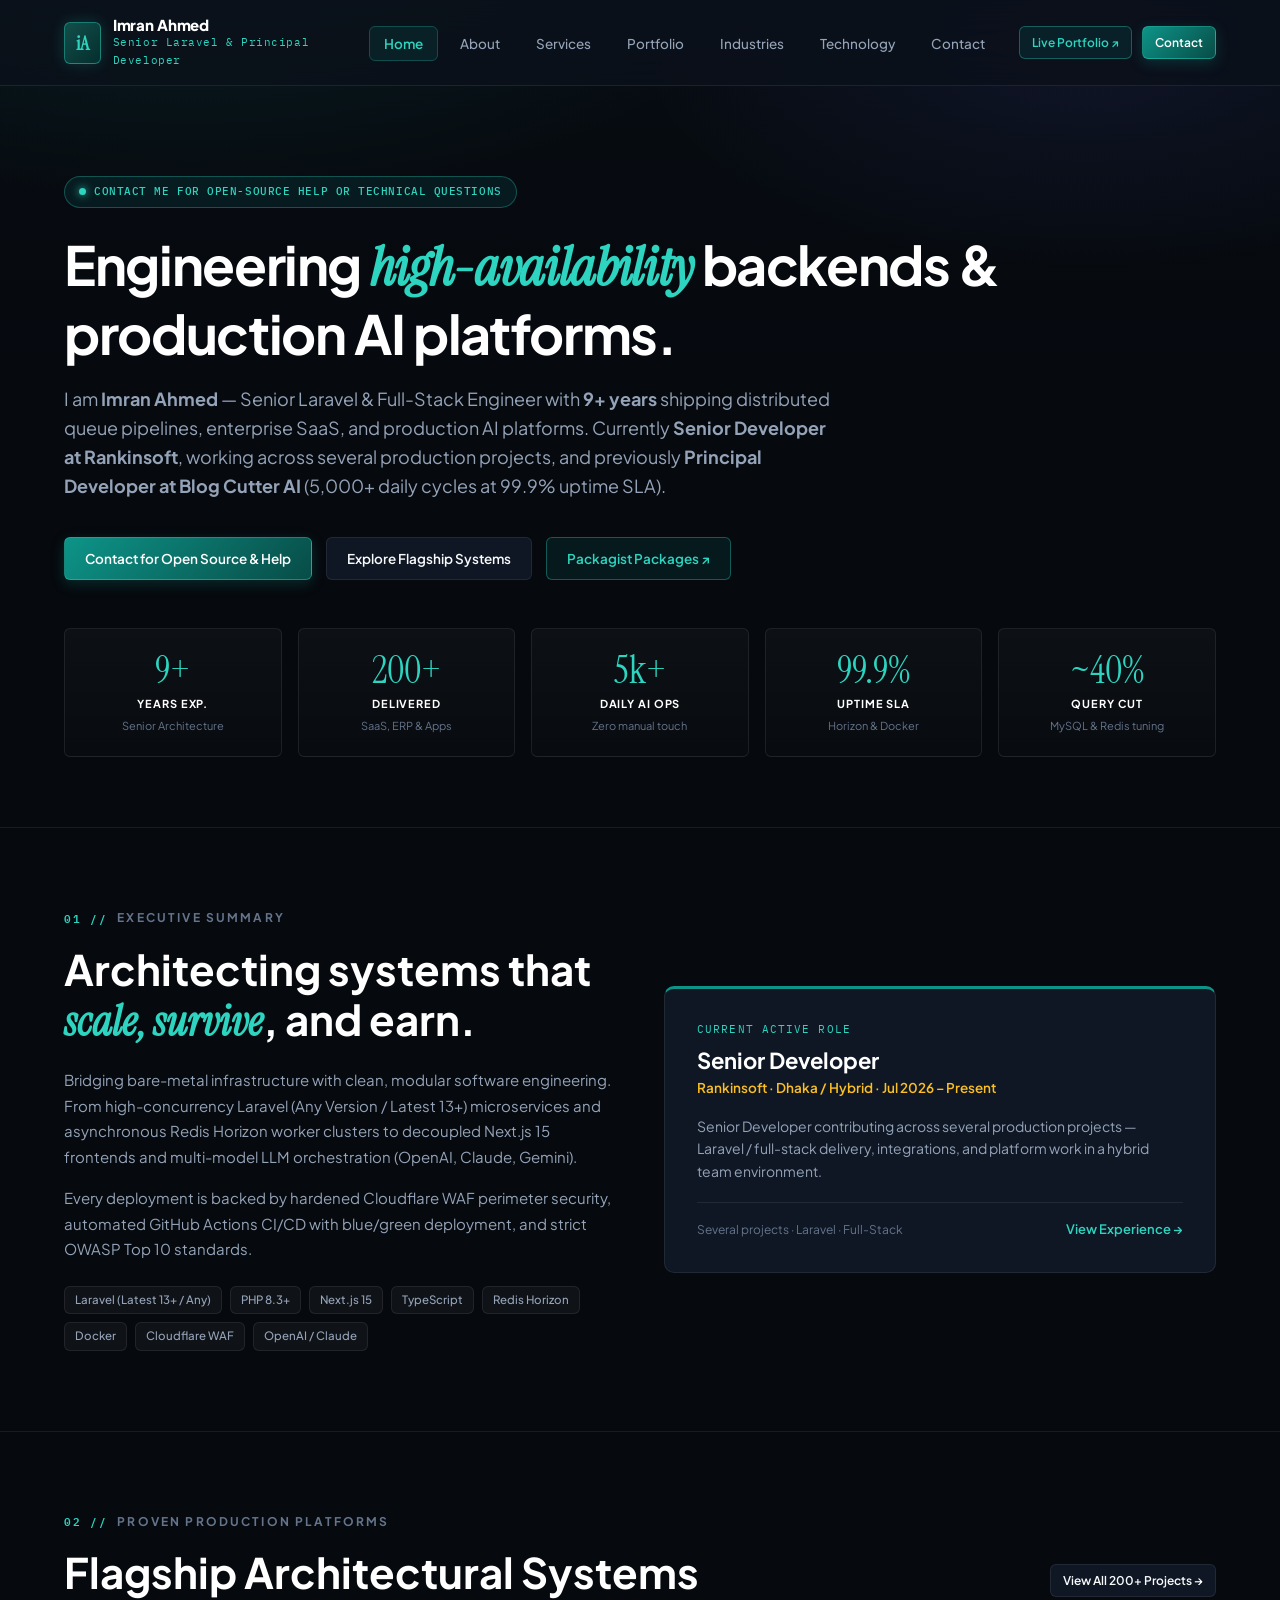
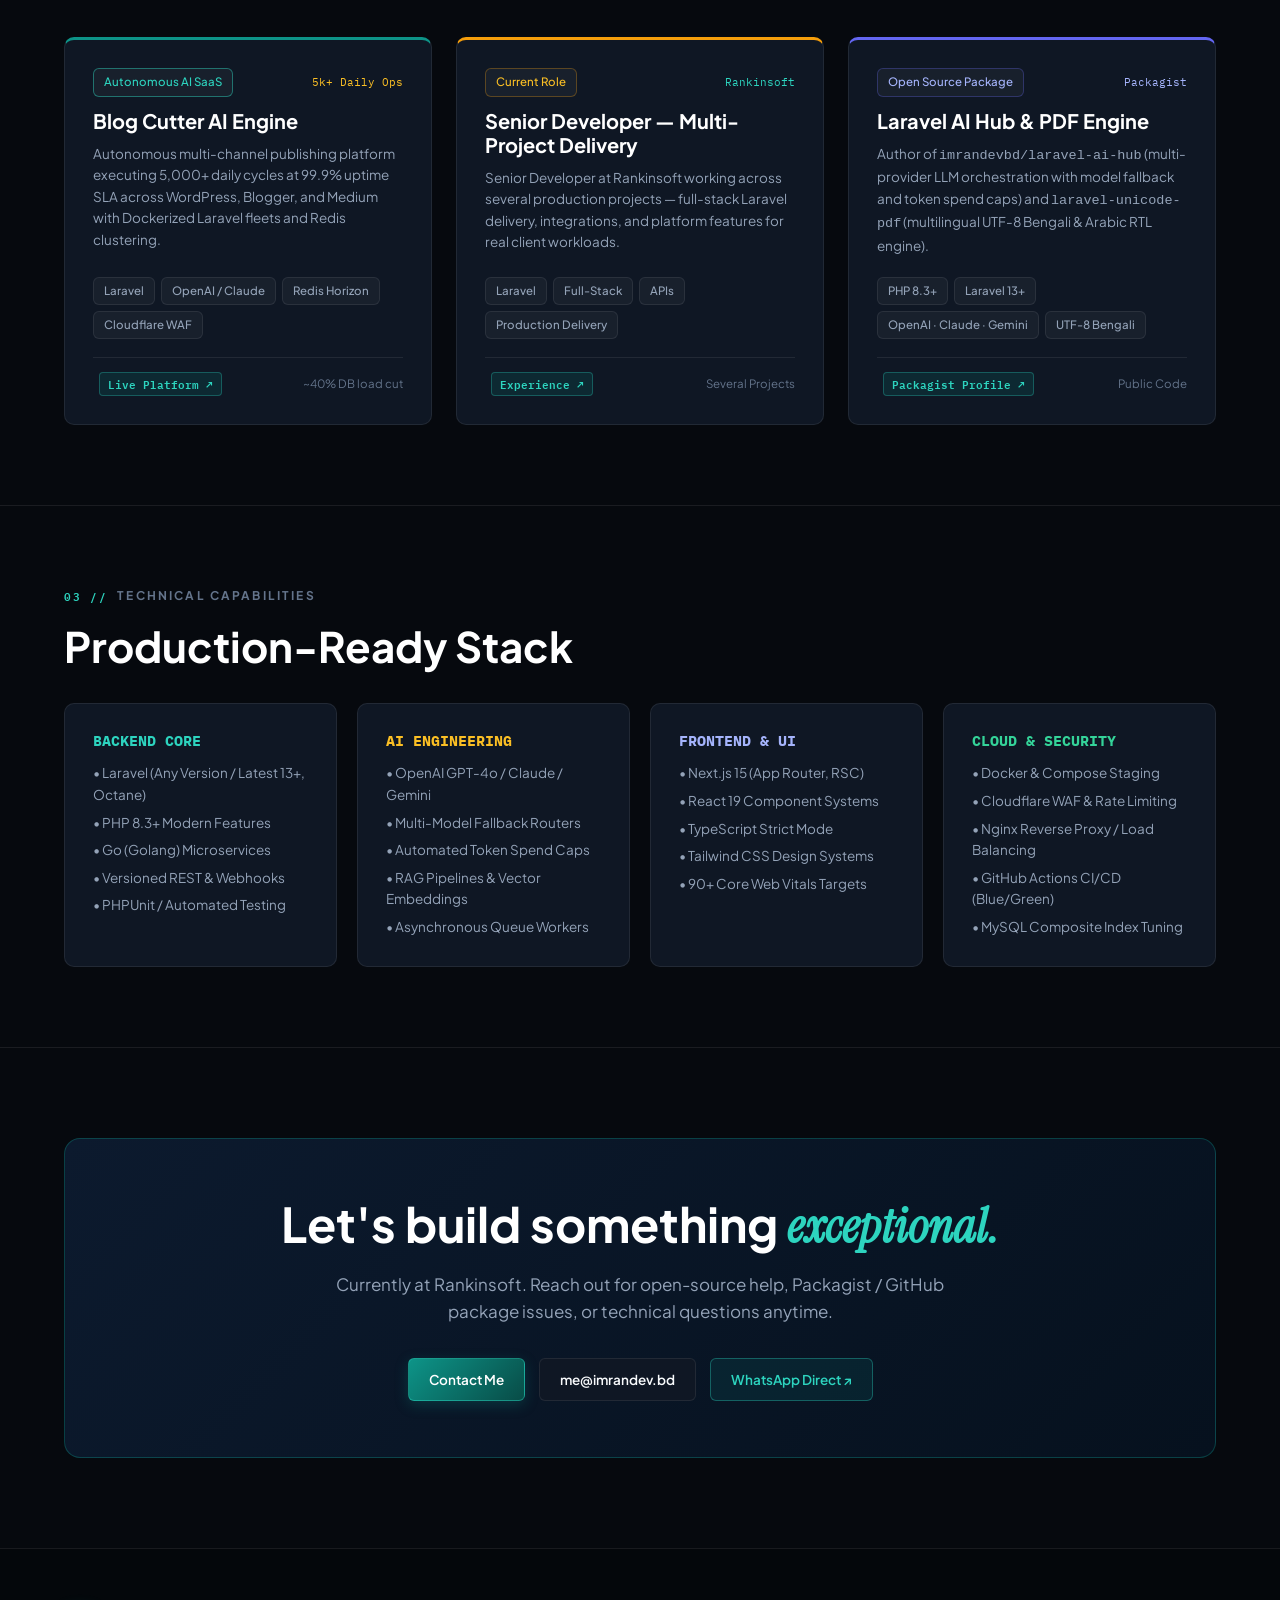
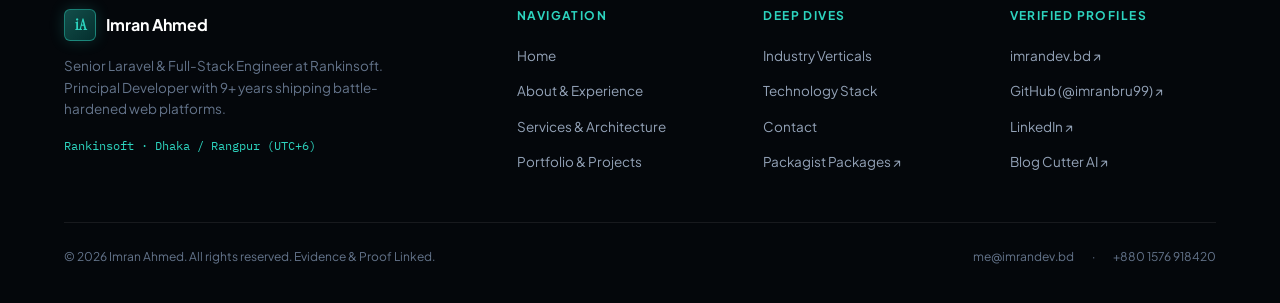
<file: index.html>
<!DOCTYPE html>
<html lang="en">
<head>
  <meta charset="UTF-8" />
  <meta name="viewport" content="width=device-width, initial-scale=1.0" />
  <title>Imran Ahmed — Senior Laravel &amp; Full-Stack Engineer | Principal Developer</title>
  <meta name="description" content="Imran Ahmed — Senior Laravel &amp; Full-Stack Engineer at Rankinsoft. Principal Developer. 9+ years shipping high-availability backends, Blog Cutter AI, and Packagist open source." />
  <meta name="keywords" content="Imran Ahmed, Senior Laravel Engineer, Full-Stack Engineer, Principal Developer, Laravel 13+, Next.js 15, Rankinsoft, Blog Cutter AI, Packagist, Bangladesh" />
  <meta name="author" content="Imran Ahmed" />
  <meta name="robots" content="index, follow" />
  <link rel="canonical" href="https://imrandev.bd/" />
  <link rel="stylesheet" href="style.css" />
</head>
<body>

  <!-- Navigation -->
  <header class="navbar">
    <div class="container nav-wrapper">
      <a href="index.html" class="brand">
        <div class="brand-seal">iA</div>
        <div class="brand-info">
          <div class="brand-name">Imran Ahmed</div>
          <div class="brand-role">Senior Laravel &amp; Principal Developer</div>
        </div>
      </a>
      <ul class="nav-links">
        <li><a href="index.html" class="active">Home</a></li>
        <li><a href="about.html">About</a></li>
        <li><a href="services.html">Services</a></li>
        <li><a href="portfolio.html">Portfolio</a></li>
        <li><a href="industry.html">Industries</a></li>
        <li><a href="technology.html">Technology</a></li>
        <li><a href="contact.html">Contact</a></li>
      </ul>
      <div class="nav-cta">
        <a href="https://imrandev.bd" target="_blank" rel="noreferrer" class="btn btn-sm btn-outline-teal">Live Portfolio ↗</a>
        <a href="contact.html" class="btn btn-sm btn-primary">Contact</a>
      </div>
    </div>
  </header>

  <!-- Hero Section -->
  <main>
    <section class="section section-hero">
      <div class="container">
        <div class="badge-pill" style="margin-bottom: 24px;">
          <span class="status-dot"></span>
          <span>Contact me for open-source help or technical questions</span>
        </div>
        
        <h1 class="section-title" style="max-width: 960px;">
          Engineering <span class="text-teal font-serif" style="font-style: italic;">high-availability</span> backends &amp; production AI platforms.
        </h1>
        
        <p class="section-subtitle" style="margin-bottom: 36px;">
          I am <strong>Imran Ahmed</strong> — Senior Laravel &amp; Full-Stack Engineer with <strong>9+ years</strong> shipping distributed queue pipelines, enterprise SaaS, and production AI platforms. Currently <strong>Senior Developer at Rankinsoft</strong>, working across several production projects, and previously <strong>Principal Developer at Blog Cutter AI</strong> (5,000+ daily cycles at 99.9% uptime SLA).
        </p>

        <div style="display: flex; flex-wrap: wrap; gap: 14px; margin-bottom: 48px;">
          <a href="contact.html" class="btn btn-primary">Contact for Open Source &amp; Help</a>
          <a href="portfolio.html" class="btn btn-secondary">Explore Flagship Systems</a>
          <a href="https://packagist.org/packages/imrandevbd/" target="_blank" rel="noreferrer" class="btn btn-outline-teal">Packagist Packages ↗</a>
        </div>

        <!-- Key Impact Stats -->
        <div class="grid-5" style="margin-top: 10px;">
          <div class="stat-box">
            <div class="stat-num">9+</div>
            <div class="stat-label">Years Exp.</div>
            <div class="stat-desc">Senior Architecture</div>
          </div>
          <div class="stat-box">
            <div class="stat-num">200+</div>
            <div class="stat-label">Delivered</div>
            <div class="stat-desc">SaaS, ERP &amp; Apps</div>
          </div>
          <div class="stat-box">
            <div class="stat-num">5k+</div>
            <div class="stat-label">Daily AI Ops</div>
            <div class="stat-desc">Zero manual touch</div>
          </div>
          <div class="stat-box">
            <div class="stat-num">99.9%</div>
            <div class="stat-label">Uptime SLA</div>
            <div class="stat-desc">Horizon &amp; Docker</div>
          </div>
          <div class="stat-box">
            <div class="stat-num">~40%</div>
            <div class="stat-label">Query Cut</div>
            <div class="stat-desc">MySQL &amp; Redis tuning</div>
          </div>
        </div>
      </div>
    </section>

    <!-- Executive Summary & Current Focus -->
    <section class="section">
      <div class="container">
        <div class="grid-2" style="align-items: center; gap: 48px;">
          <div>
            <div class="section-label">
              <span class="num">01 //</span>
              <span class="text">Executive Summary</span>
            </div>
            <h2 style="font-size: clamp(28px, 3.5vw, 42px); margin-bottom: 20px;">
              Architecting systems that <span class="text-teal font-serif" style="font-style: italic;">scale, survive</span>, and earn.
            </h2>
            <p style="color: var(--text-muted); font-size: 15px; margin-bottom: 16px; line-height: 1.7;">
              Bridging bare-metal infrastructure with clean, modular software engineering. From high-concurrency Laravel (Any Version / Latest 13+) microservices and asynchronous Redis Horizon worker clusters to decoupled Next.js 15 frontends and multi-model LLM orchestration (OpenAI, Claude, Gemini).
            </p>
            <p style="color: var(--text-muted); font-size: 15px; margin-bottom: 24px; line-height: 1.7;">
              Every deployment is backed by hardened Cloudflare WAF perimeter security, automated GitHub Actions CI/CD with blue/green deployment, and strict OWASP Top 10 standards.
            </p>
            <div style="display: flex; flex-wrap: wrap; gap: 8px;">
              <span class="chip">Laravel (Latest 13+ / Any)</span>
              <span class="chip">PHP 8.3+</span>
              <span class="chip">Next.js 15</span>
              <span class="chip">TypeScript</span>
              <span class="chip">Redis Horizon</span>
              <span class="chip">Docker</span>
              <span class="chip">Cloudflare WAF</span>
              <span class="chip">OpenAI / Claude</span>
            </div>
          </div>

          <div class="card card-top-teal" style="padding: 32px;">
            <div style="font-family: var(--font-mono); font-size: 11px; text-transform: uppercase; color: var(--teal-glow); letter-spacing: 0.1em; margin-bottom: 8px;">Current Active Role</div>
            <h3 style="font-size: 22px; margin-bottom: 4px;">Senior Developer</h3>
            <div style="color: var(--copper-glow); font-size: 13.5px; font-weight: 600; margin-bottom: 16px;">Rankinsoft · Dhaka / Hybrid · Jul 2026 – Present</div>
            <p style="color: var(--text-muted); font-size: 14px; margin-bottom: 20px; line-height: 1.6;">
              Senior Developer contributing across several production projects — Laravel / full-stack delivery, integrations, and platform work in a hybrid team environment.
            </p>
            <div style="display: flex; justify-content: space-between; align-items: center; border-top: 1px solid var(--border-subtle); padding-top: 16px;">
              <span style="font-size: 12px; color: var(--text-dim);">Several projects · Laravel · Full-Stack</span>
              <a href="about.html" style="color: var(--teal-glow); font-size: 13px; font-weight: 600; text-decoration: none;">View Experience →</a>
            </div>
          </div>
        </div>
      </div>
    </section>

    <!-- Flagship Case Studies -->
    <section class="section">
      <div class="container">
        <div style="display: flex; justify-content: space-between; align-items: flex-end; margin-bottom: 40px; flex-wrap: wrap; gap: 16px;">
          <div>
            <div class="section-label">
              <span class="num">02 //</span>
              <span class="text">Proven Production Platforms</span>
            </div>
            <h2 style="font-size: clamp(28px, 3.5vw, 42px);">Flagship Architectural Systems</h2>
          </div>
          <a href="portfolio.html" class="btn btn-sm btn-secondary">View All 200+ Projects →</a>
        </div>

        <div class="grid-3">
          <!-- Card 1: Blog Cutter AI -->
          <div class="card card-top-teal">
            <div style="display: flex; justify-content: space-between; align-items: center; margin-bottom: 12px;">
              <span class="chip" style="color: var(--teal-glow); border-color: var(--border-focus);">Autonomous AI SaaS</span>
              <span style="font-family: var(--font-mono); font-size: 11px; color: var(--copper-glow);">5k+ Daily Ops</span>
            </div>
            <h3 style="font-size: 20px; margin-bottom: 10px;">Blog Cutter AI Engine</h3>
            <p style="color: var(--text-muted); font-size: 13.5px; line-height: 1.6; margin-bottom: 20px; flex-grow: 1;">
              Autonomous multi-channel publishing platform executing 5,000+ daily cycles at 99.9% uptime SLA across WordPress, Blogger, and Medium with Dockerized Laravel fleets and Redis clustering.
            </p>
            <div style="display: flex; flex-wrap: wrap; gap: 6px; margin-bottom: 18px;">
              <span class="chip">Laravel</span>
              <span class="chip">OpenAI / Claude</span>
              <span class="chip">Redis Horizon</span>
              <span class="chip">Cloudflare WAF</span>
            </div>
            <div style="display: flex; justify-content: space-between; align-items: center; border-top: 1px solid var(--border-subtle); padding-top: 14px;">
              <a href="https://blogcutter.com" target="_blank" rel="noreferrer" class="proof-tag">Live Platform ↗</a>
              <span style="font-size: 11.5px; color: var(--text-dim);">~40% DB load cut</span>
            </div>
          </div>

          <!-- Card 2: Rankinsoft multi-project -->
          <div class="card card-top-copper">
            <div style="display: flex; justify-content: space-between; align-items: center; margin-bottom: 12px;">
              <span class="chip" style="color: var(--copper-glow); border-color: rgba(245, 158, 11, 0.3);">Current Role</span>
              <span style="font-family: var(--font-mono); font-size: 11px; color: var(--teal-glow);">Rankinsoft</span>
            </div>
            <h3 style="font-size: 20px; margin-bottom: 10px;">Senior Developer — Multi-Project Delivery</h3>
            <p style="color: var(--text-muted); font-size: 13.5px; line-height: 1.6; margin-bottom: 20px; flex-grow: 1;">
              Senior Developer at Rankinsoft working across several production projects — full-stack Laravel delivery, integrations, and platform features for real client workloads.
            </p>
            <div style="display: flex; flex-wrap: wrap; gap: 6px; margin-bottom: 18px;">
              <span class="chip">Laravel</span>
              <span class="chip">Full-Stack</span>
              <span class="chip">APIs</span>
              <span class="chip">Production Delivery</span>
            </div>
            <div style="display: flex; justify-content: space-between; align-items: center; border-top: 1px solid var(--border-subtle); padding-top: 14px;">
              <a href="about.html" class="proof-tag">Experience ↗</a>
              <span style="font-size: 11.5px; color: var(--text-dim);">Several Projects</span>
            </div>
          </div>

          <!-- Card 3: Packagist OSS Hub -->
          <div class="card card-top-indigo">
            <div style="display: flex; justify-content: space-between; align-items: center; margin-bottom: 12px;">
              <span class="chip" style="color: #a5b4fc; border-color: rgba(99, 102, 241, 0.3);">Open Source Package</span>
              <span style="font-family: var(--font-mono); font-size: 11px; color: #a5b4fc;">Packagist</span>
            </div>
            <h3 style="font-size: 20px; margin-bottom: 10px;">Laravel AI Hub &amp; PDF Engine</h3>
            <p style="color: var(--text-muted); font-size: 13.5px; line-height: 1.6; margin-bottom: 20px; flex-grow: 1;">
              Author of <code>imrandevbd/laravel-ai-hub</code> (multi-provider LLM orchestration with model fallback and token spend caps) and <code>laravel-unicode-pdf</code> (multilingual UTF-8 Bengali &amp; Arabic RTL engine).
            </p>
            <div style="display: flex; flex-wrap: wrap; gap: 6px; margin-bottom: 18px;">
              <span class="chip">PHP 8.3+</span>
              <span class="chip">Laravel 13+</span>
              <span class="chip">OpenAI · Claude · Gemini</span>
              <span class="chip">UTF-8 Bengali</span>
            </div>
            <div style="display: flex; justify-content: space-between; align-items: center; border-top: 1px solid var(--border-subtle); padding-top: 14px;">
              <a href="https://packagist.org/packages/imrandevbd/" target="_blank" rel="noreferrer" class="proof-tag">Packagist Profile ↗</a>
              <span style="font-size: 11.5px; color: var(--text-dim);">Public Code</span>
            </div>
          </div>
        </div>
      </div>
    </section>

    <!-- Technical Architecture Matrix -->
    <section class="section">
      <div class="container">
        <div class="section-label">
          <span class="num">03 //</span>
          <span class="text">Technical Capabilities</span>
        </div>
        <h2 style="font-size: clamp(28px, 3.5vw, 42px); margin-bottom: 32px;">Production-Ready Stack</h2>

        <div class="grid-4">
          <div class="card">
            <h4 style="font-size: 15px; color: var(--teal-glow); margin-bottom: 12px; font-family: var(--font-mono); text-transform: uppercase;">Backend Core</h4>
            <ul style="list-style: none; font-size: 13.5px; color: var(--text-muted); display: grid; gap: 6px;">
              <li>• Laravel (Any Version / Latest 13+, Octane)</li>
              <li>• PHP 8.3+ Modern Features</li>
              <li>• Go (Golang) Microservices</li>
              <li>• Versioned REST &amp; Webhooks</li>
              <li>• PHPUnit / Automated Testing</li>
            </ul>
          </div>
          <div class="card">
            <h4 style="font-size: 15px; color: var(--copper-glow); margin-bottom: 12px; font-family: var(--font-mono); text-transform: uppercase;">AI Engineering</h4>
            <ul style="list-style: none; font-size: 13.5px; color: var(--text-muted); display: grid; gap: 6px;">
              <li>• OpenAI GPT-4o / Claude / Gemini</li>
              <li>• Multi-Model Fallback Routers</li>
              <li>• Automated Token Spend Caps</li>
              <li>• RAG Pipelines &amp; Vector Embeddings</li>
              <li>• Asynchronous Queue Workers</li>
            </ul>
          </div>
          <div class="card">
            <h4 style="font-size: 15px; color: #a5b4fc; margin-bottom: 12px; font-family: var(--font-mono); text-transform: uppercase;">Frontend &amp; UI</h4>
            <ul style="list-style: none; font-size: 13.5px; color: var(--text-muted); display: grid; gap: 6px;">
              <li>• Next.js 15 (App Router, RSC)</li>
              <li>• React 19 Component Systems</li>
              <li>• TypeScript Strict Mode</li>
              <li>• Tailwind CSS Design Systems</li>
              <li>• 90+ Core Web Vitals Targets</li>
            </ul>
          </div>
          <div class="card">
            <h4 style="font-size: 15px; color: #34d399; margin-bottom: 12px; font-family: var(--font-mono); text-transform: uppercase;">Cloud &amp; Security</h4>
            <ul style="list-style: none; font-size: 13.5px; color: var(--text-muted); display: grid; gap: 6px;">
              <li>• Docker &amp; Compose Staging</li>
              <li>• Cloudflare WAF &amp; Rate Limiting</li>
              <li>• Nginx Reverse Proxy / Load Balancing</li>
              <li>• GitHub Actions CI/CD (Blue/Green)</li>
              <li>• MySQL Composite Index Tuning</li>
            </ul>
          </div>
        </div>
      </div>
    </section>

    <!-- Call to Action Banner -->
    <section class="section" style="border-bottom: none; padding: 90px 0;">
      <div class="container">
        <div style="background: linear-gradient(135deg, #0c1a2e 0%, #06111e 100%); border: 1px solid var(--border-teal); border-radius: var(--radius-lg); padding: 56px 48px; text-align: center; position: relative; overflow: hidden;">
          <h2 style="font-size: clamp(30px, 4vw, 48px); margin-bottom: 16px;">
            Let's build something <span class="text-teal font-serif" style="font-style: italic;">exceptional.</span>
          </h2>
          <p style="color: var(--text-muted); font-size: 17px; max-width: 680px; margin: 0 auto 32px auto;">
            Currently at Rankinsoft. Reach out for open-source help, Packagist / GitHub package issues, or technical questions anytime.
          </p>
          <div style="display: flex; justify-content: center; flex-wrap: wrap; gap: 14px;">
            <a href="contact.html" class="btn btn-primary">Contact Me</a>
            <a href="mailto:me@imrandev.bd" class="btn btn-secondary">me@imrandev.bd</a>
            <a href="http://wa.me/+8801576918420" target="_blank" rel="noreferrer" class="btn btn-outline-teal">WhatsApp Direct ↗</a>
          </div>
        </div>
      </div>
    </section>
  </main>

  <!-- Footer -->
  <footer class="footer">
    <div class="container">
      <div class="footer-top">
        <div class="footer-col">
          <div style="display: flex; align-items: center; gap: 10px; margin-bottom: 14px;">
            <div class="brand-seal" style="width: 32px; height: 32px; font-size: 16px;">iA</div>
            <strong style="color: #fff; font-size: 16px;">Imran Ahmed</strong>
          </div>
          <p style="color: var(--text-dim); font-size: 13.5px; max-width: 320px; line-height: 1.6; margin-bottom: 16px;">
            Senior Laravel &amp; Full-Stack Engineer at Rankinsoft. Principal Developer with 9+ years shipping battle-hardened web platforms.
          </p>
          <div style="color: var(--teal-glow); font-family: var(--font-mono); font-size: 12px;">Rankinsoft · Dhaka / Rangpur (UTC+6)</div>
        </div>
        <div class="footer-col">
          <h4>Navigation</h4>
          <ul>
            <li><a href="index.html">Home</a></li>
            <li><a href="about.html">About &amp; Experience</a></li>
            <li><a href="services.html">Services &amp; Architecture</a></li>
            <li><a href="portfolio.html">Portfolio &amp; Projects</a></li>
          </ul>
        </div>
        <div class="footer-col">
          <h4>Deep Dives</h4>
          <ul>
            <li><a href="industry.html">Industry Verticals</a></li>
            <li><a href="technology.html">Technology Stack</a></li>
            <li><a href="contact.html">Contact</a></li>
            <li><a href="https://packagist.org/packages/imrandevbd/" target="_blank" rel="noreferrer">Packagist Packages ↗</a></li>
          </ul>
        </div>
        <div class="footer-col">
          <h4>Verified Profiles</h4>
          <ul>
            <li><a href="https://imrandev.bd" target="_blank" rel="noreferrer">imrandev.bd ↗</a></li>
            <li><a href="https://github.com/imranbru99" target="_blank" rel="noreferrer">GitHub (@imranbru99) ↗</a></li>
            <li><a href="https://linkedin.com/in/imranbru99" target="_blank" rel="noreferrer">LinkedIn ↗</a></li>
            <li><a href="https://blogcutter.com" target="_blank" rel="noreferrer">Blog Cutter AI ↗</a></li>
          </ul>
        </div>
      </div>
      <div class="footer-bottom">
        <div>&copy; 2026 Imran Ahmed. All rights reserved. Evidence &amp; Proof Linked.</div>
        <div style="display: flex; gap: 18px;">
          <a href="mailto:me@imrandev.bd" style="color: var(--text-dim); text-decoration: none;">me@imrandev.bd</a>
          <span>·</span>
          <a href="http://wa.me/+8801576918420" style="color: var(--text-dim); text-decoration: none;">+880 1576 918420</a>
        </div>
      </div>
    </div>
  </footer>

</body>
</html>
</file>
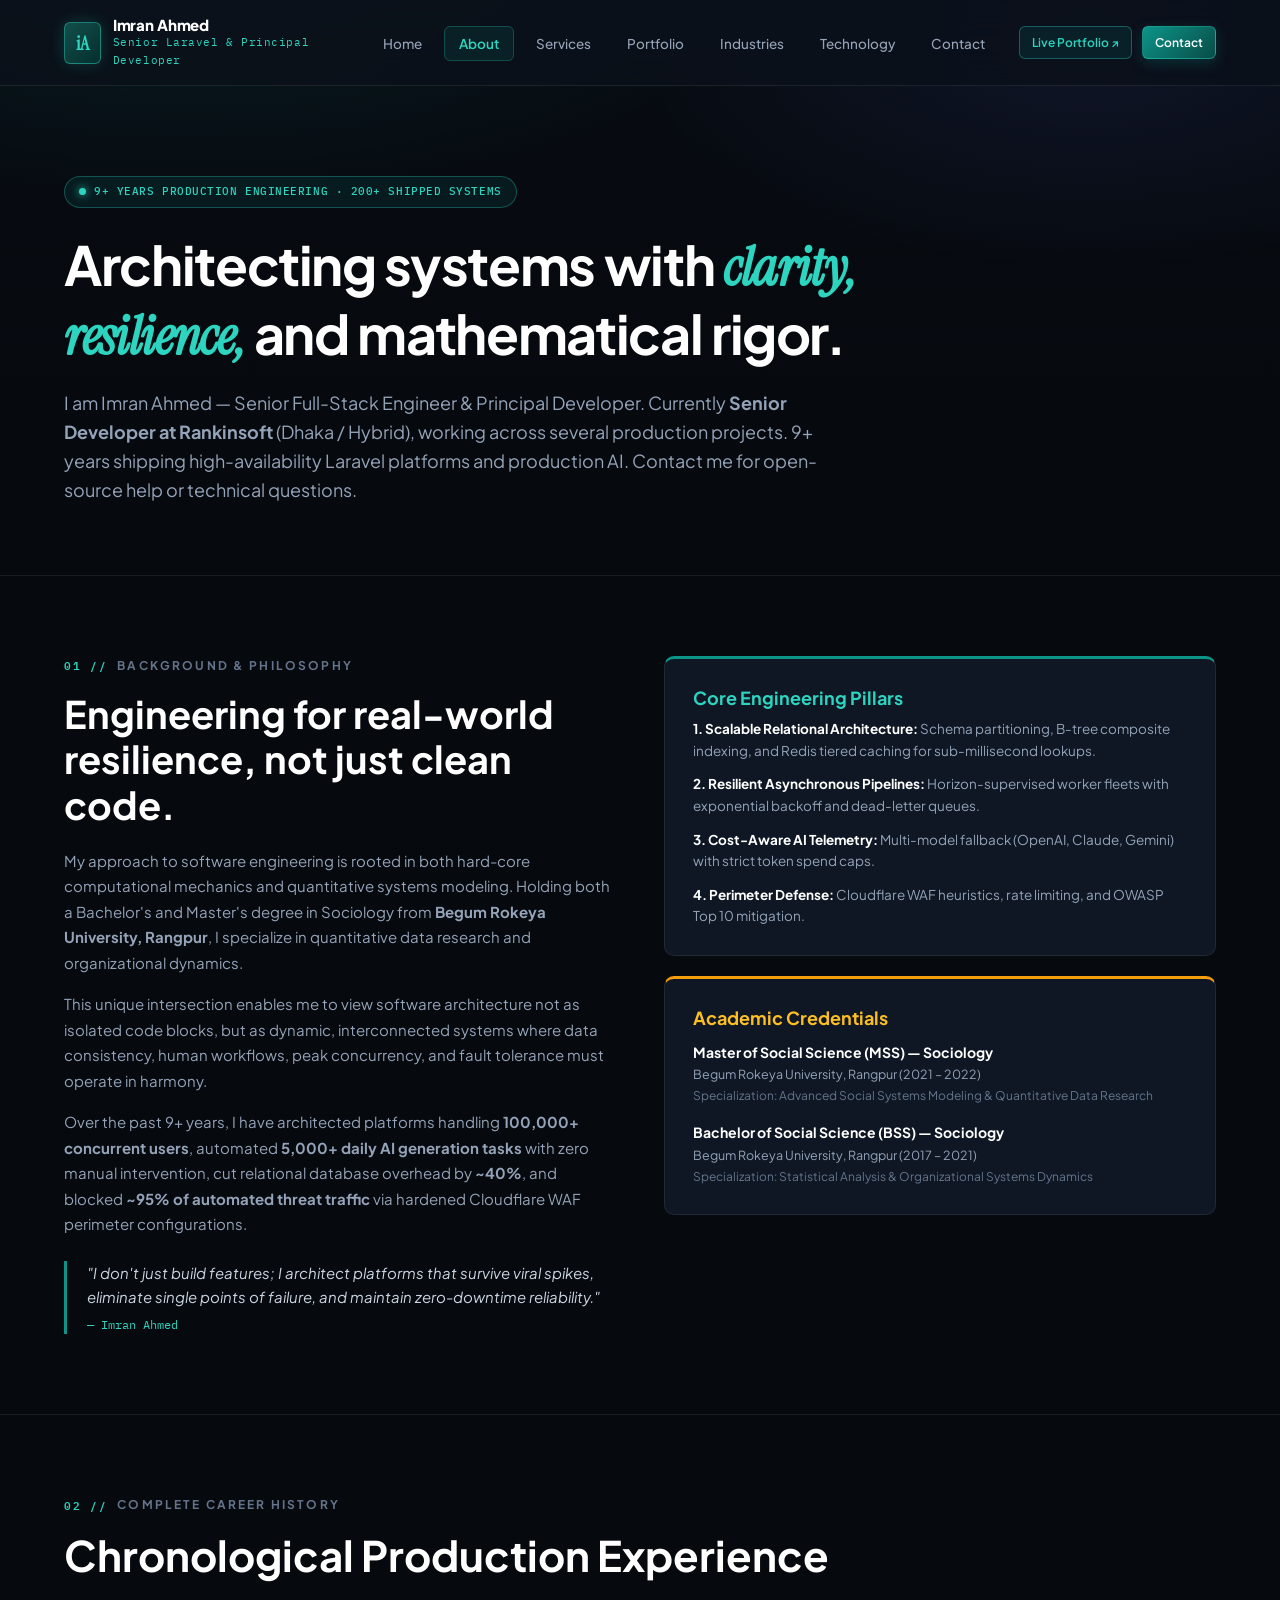
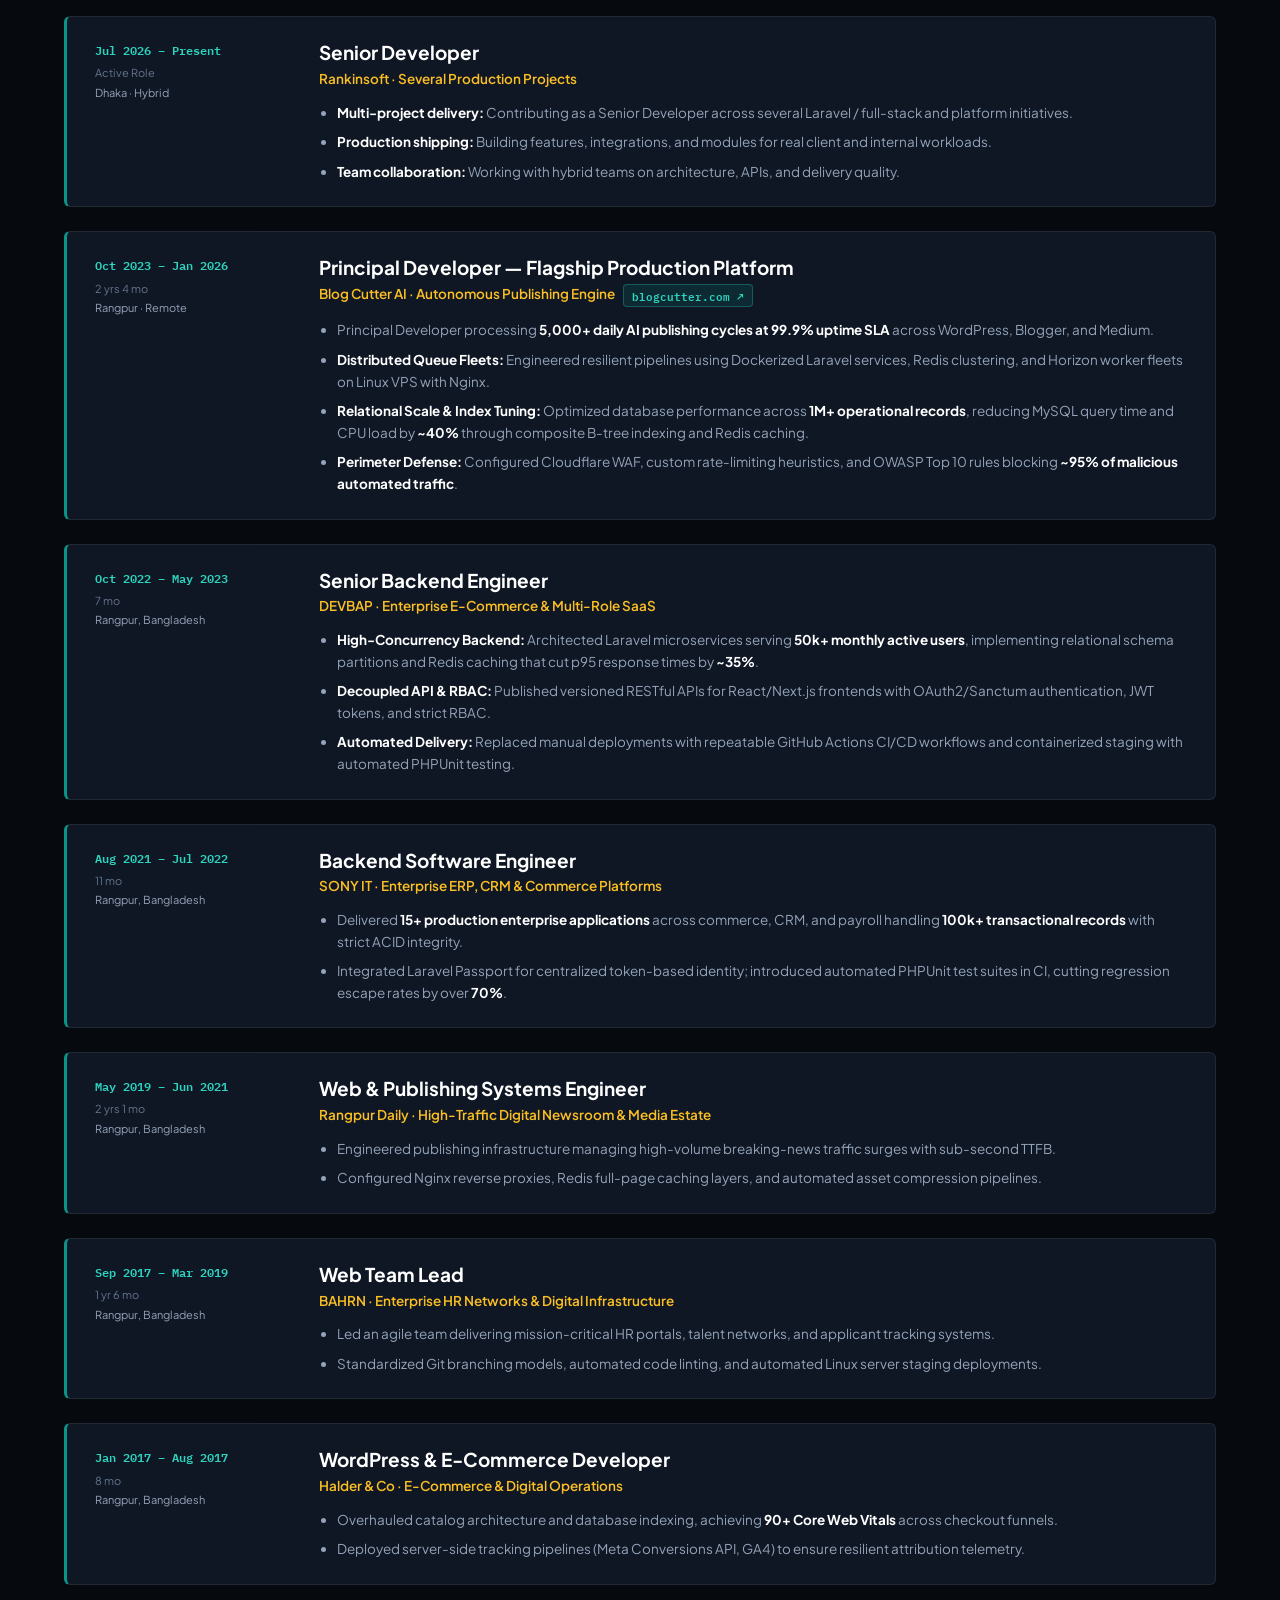
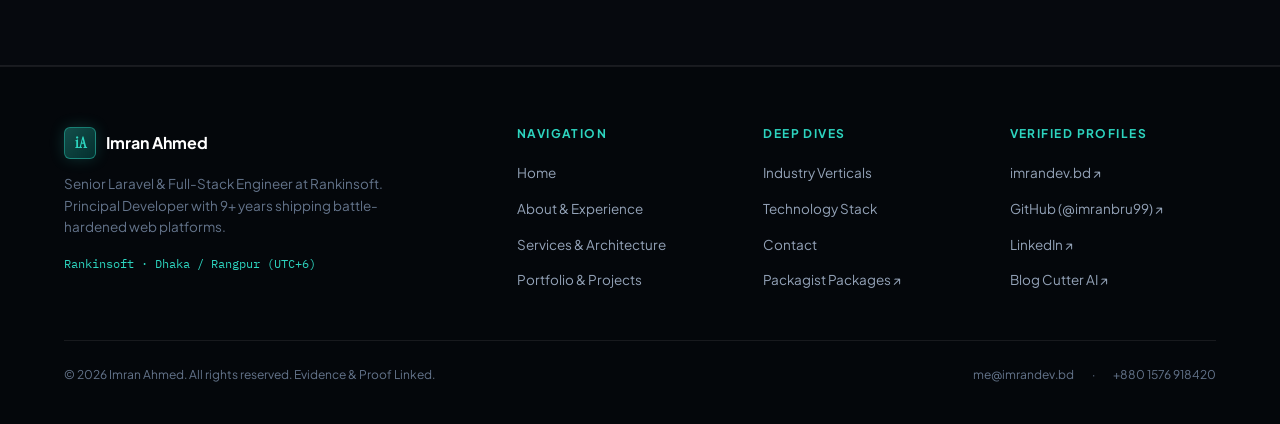
<file: about.html>
<!DOCTYPE html>
<html lang="en">
<head>
  <meta charset="UTF-8" />
  <meta name="viewport" content="width=device-width, initial-scale=1.0" />
  <title>About Imran Ahmed — Senior Laravel &amp; Full-Stack Engineer</title>
  <meta name="description" content="Biography and career trajectory of Imran Ahmed: 9+ years shipping enterprise Laravel SaaS, production AI systems, and supply-chain platforms at Rankinsoft and Blog Cutter AI." />
  <meta name="keywords" content="About Imran Ahmed, Senior Laravel Developer, Full-Stack Engineer, Rankinsoft, Blog Cutter AI, Begum Rokeya University, Software Architect" />
  <meta name="author" content="Imran Ahmed" />
  <meta name="robots" content="index, follow" />
  <link rel="canonical" href="https://imrandev.bd/about" />
  <link rel="stylesheet" href="style.css" />
</head>
<body>

  <!-- Navigation -->
  <header class="navbar">
    <div class="container nav-wrapper">
      <a href="index.html" class="brand">
        <div class="brand-seal">iA</div>
        <div class="brand-info">
          <div class="brand-name">Imran Ahmed</div>
          <div class="brand-role">Senior Laravel &amp; Principal Developer</div>
        </div>
      </a>
      <ul class="nav-links">
        <li><a href="index.html">Home</a></li>
        <li><a href="about.html" class="active">About</a></li>
        <li><a href="services.html">Services</a></li>
        <li><a href="portfolio.html">Portfolio</a></li>
        <li><a href="industry.html">Industries</a></li>
        <li><a href="technology.html">Technology</a></li>
        <li><a href="contact.html">Contact</a></li>
      </ul>
      <div class="nav-cta">
        <a href="https://imrandev.bd" target="_blank" rel="noreferrer" class="btn btn-sm btn-outline-teal">Live Portfolio ↗</a>
        <a href="contact.html" class="btn btn-sm btn-primary">Contact</a>
      </div>
    </div>
  </header>

  <!-- Hero -->
  <main>
    <section class="section section-hero">
      <div class="container">
        <div class="badge-pill" style="margin-bottom: 24px;">
          <span class="status-dot"></span>
          <span>9+ Years Production Engineering · 200+ Shipped Systems</span>
        </div>
        <h1 class="section-title" style="max-width: 900px;">
          Architecting systems with <span class="text-teal font-serif" style="font-style: italic;">clarity, resilience,</span> and mathematical rigor.
        </h1>
        <p class="section-subtitle">
          I am Imran Ahmed — Senior Full-Stack Engineer &amp; Principal Developer. Currently <strong>Senior Developer at Rankinsoft</strong> (Dhaka / Hybrid), working across several production projects. 9+ years shipping high-availability Laravel platforms and production AI. Contact me for open-source help or technical questions.
        </p>
      </div>
    </section>

    <!-- Bio & Background Grid -->
    <section class="section">
      <div class="container">
        <div class="grid-2" style="align-items: start; gap: 48px;">
          <div>
            <div class="section-label">
              <span class="num">01 //</span>
              <span class="text">Background &amp; Philosophy</span>
            </div>
            <h2 style="font-size: clamp(26px, 3vw, 38px); margin-bottom: 20px;">
              Engineering for real-world resilience, not just clean code.
            </h2>
            <p style="color: var(--text-muted); font-size: 15px; line-height: 1.7; margin-bottom: 16px;">
              My approach to software engineering is rooted in both hard-core computational mechanics and quantitative systems modeling. Holding both a Bachelor's and Master's degree in Sociology from <strong>Begum Rokeya University, Rangpur</strong>, I specialize in quantitative data research and organizational dynamics.
            </p>
            <p style="color: var(--text-muted); font-size: 15px; line-height: 1.7; margin-bottom: 16px;">
              This unique intersection enables me to view software architecture not as isolated code blocks, but as dynamic, interconnected systems where data consistency, human workflows, peak concurrency, and fault tolerance must operate in harmony.
            </p>
            <p style="color: var(--text-muted); font-size: 15px; line-height: 1.7; margin-bottom: 24px;">
              Over the past 9+ years, I have architected platforms handling <strong>100,000+ concurrent users</strong>, automated <strong>5,000+ daily AI generation tasks</strong> with zero manual intervention, cut relational database overhead by <strong>~40%</strong>, and blocked <strong>~95% of automated threat traffic</strong> via hardened Cloudflare WAF perimeter configurations.
            </p>

            <div style="border-left: 3px solid var(--teal-primary); padding-left: 20px; margin-top: 24px;">
              <p style="font-style: italic; color: #cbd5e1; font-size: 15px; line-height: 1.6;">
                "I don't just build features; I architect platforms that survive viral spikes, eliminate single points of failure, and maintain zero-downtime reliability."
              </p>
              <div style="font-family: var(--font-mono); font-size: 12px; color: var(--teal-glow); margin-top: 6px;">— Imran Ahmed</div>
            </div>
          </div>

          <div style="display: grid; gap: 20px;">
            <div class="card card-top-teal">
              <h3 style="font-size: 18px; color: var(--teal-glow); margin-bottom: 10px;">Core Engineering Pillars</h3>
              <ul style="list-style: none; display: grid; gap: 12px; font-size: 13.5px; color: var(--text-muted);">
                <li>
                  <strong style="color: var(--text-bright);">1. Scalable Relational Architecture:</strong>
                  <span> Schema partitioning, B-tree composite indexing, and Redis tiered caching for sub-millisecond lookups.</span>
                </li>
                <li>
                  <strong style="color: var(--text-bright);">2. Resilient Asynchronous Pipelines:</strong>
                  <span> Horizon-supervised worker fleets with exponential backoff and dead-letter queues.</span>
                </li>
                <li>
                  <strong style="color: var(--text-bright);">3. Cost-Aware AI Telemetry:</strong>
                  <span> Multi-model fallback (OpenAI, Claude, Gemini) with strict token spend caps.</span>
                </li>
                <li>
                  <strong style="color: var(--text-bright);">4. Perimeter Defense:</strong>
                  <span> Cloudflare WAF heuristics, rate limiting, and OWASP Top 10 mitigation.</span>
                </li>
              </ul>
            </div>

            <div class="card card-top-copper">
              <h3 style="font-size: 18px; color: var(--copper-glow); margin-bottom: 10px;">Academic Credentials</h3>
              <div style="display: grid; gap: 14px;">
                <div>
                  <strong style="color: var(--text-bright); font-size: 14px;">Master of Social Science (MSS) — Sociology</strong>
                  <div style="font-size: 12.5px; color: var(--text-muted);">Begum Rokeya University, Rangpur (2021 – 2022)</div>
                  <div style="font-size: 12px; color: var(--text-dim); margin-top: 2px;">Specialization: Advanced Social Systems Modeling &amp; Quantitative Data Research</div>
                </div>
                <div>
                  <strong style="color: var(--text-bright); font-size: 14px;">Bachelor of Social Science (BSS) — Sociology</strong>
                  <div style="font-size: 12.5px; color: var(--text-muted);">Begum Rokeya University, Rangpur (2017 – 2021)</div>
                  <div style="font-size: 12px; color: var(--text-dim); margin-top: 2px;">Specialization: Statistical Analysis &amp; Organizational Systems Dynamics</div>
                </div>
              </div>
            </div>
          </div>
        </div>
      </div>
    </section>

    <!-- Professional Timeline -->
    <section class="section">
      <div class="container">
        <div class="section-label">
          <span class="num">02 //</span>
          <span class="text">Complete Career History</span>
        </div>
        <h2 style="font-size: clamp(28px, 3.5vw, 42px); margin-bottom: 36px;">
          Chronological Production Experience
        </h2>

        <div class="timeline">
          <!-- Role 1 -->
          <div class="timeline-item">
            <div class="timeline-meta">
              <div class="time">Jul 2026 – Present</div>
              <div class="duration">Active Role</div>
              <div class="location">Dhaka · Hybrid</div>
            </div>
            <div class="timeline-content">
              <h3>Senior Developer</h3>
              <div class="company">Rankinsoft · Several Production Projects</div>
              <ul>
                <li><strong>Multi-project delivery:</strong> Contributing as a Senior Developer across several Laravel / full-stack and platform initiatives.</li>
                <li><strong>Production shipping:</strong> Building features, integrations, and modules for real client and internal workloads.</li>
                <li><strong>Team collaboration:</strong> Working with hybrid teams on architecture, APIs, and delivery quality.</li>
              </ul>
            </div>
          </div>

          <!-- Role 2 -->
          <div class="timeline-item">
            <div class="timeline-meta">
              <div class="time">Oct 2023 – Jan 2026</div>
              <div class="duration">2 yrs 4 mo</div>
              <div class="location">Rangpur · Remote</div>
            </div>
            <div class="timeline-content">
              <h3>Principal Developer — Flagship Production Platform</h3>
              <div class="company">Blog Cutter AI · Autonomous Publishing Engine <a href="https://blogcutter.com" target="_blank" rel="noreferrer" class="proof-tag">blogcutter.com ↗</a></div>
              <ul>
                <li>Principal Developer processing <strong>5,000+ daily AI publishing cycles at 99.9% uptime SLA</strong> across WordPress, Blogger, and Medium.</li>
                <li><strong>Distributed Queue Fleets:</strong> Engineered resilient pipelines using Dockerized Laravel services, Redis clustering, and Horizon worker fleets on Linux VPS with Nginx.</li>
                <li><strong>Relational Scale &amp; Index Tuning:</strong> Optimized database performance across <strong>1M+ operational records</strong>, reducing MySQL query time and CPU load by <strong>~40%</strong> through composite B-tree indexing and Redis caching.</li>
                <li><strong>Perimeter Defense:</strong> Configured Cloudflare WAF, custom rate-limiting heuristics, and OWASP Top 10 rules blocking <strong>~95% of malicious automated traffic</strong>.</li>
              </ul>
            </div>
          </div>

          <!-- Role 3 -->
          <div class="timeline-item">
            <div class="timeline-meta">
              <div class="time">Oct 2022 – May 2023</div>
              <div class="duration">7 mo</div>
              <div class="location">Rangpur, Bangladesh</div>
            </div>
            <div class="timeline-content">
              <h3>Senior Backend Engineer</h3>
              <div class="company">DEVBAP · Enterprise E-Commerce &amp; Multi-Role SaaS</div>
              <ul>
                <li><strong>High-Concurrency Backend:</strong> Architected Laravel microservices serving <strong>50k+ monthly active users</strong>, implementing relational schema partitions and Redis caching that cut p95 response times by <strong>~35%</strong>.</li>
                <li><strong>Decoupled API &amp; RBAC:</strong> Published versioned RESTful APIs for React/Next.js frontends with OAuth2/Sanctum authentication, JWT tokens, and strict RBAC.</li>
                <li><strong>Automated Delivery:</strong> Replaced manual deployments with repeatable GitHub Actions CI/CD workflows and containerized staging with automated PHPUnit testing.</li>
              </ul>
            </div>
          </div>

          <!-- Role 4 -->
          <div class="timeline-item">
            <div class="timeline-meta">
              <div class="time">Aug 2021 – Jul 2022</div>
              <div class="duration">11 mo</div>
              <div class="location">Rangpur, Bangladesh</div>
            </div>
            <div class="timeline-content">
              <h3>Backend Software Engineer</h3>
              <div class="company">SONY IT · Enterprise ERP, CRM &amp; Commerce Platforms</div>
              <ul>
                <li>Delivered <strong>15+ production enterprise applications</strong> across commerce, CRM, and payroll handling <strong>100k+ transactional records</strong> with strict ACID integrity.</li>
                <li>Integrated Laravel Passport for centralized token-based identity; introduced automated PHPUnit test suites in CI, cutting regression escape rates by over <strong>70%</strong>.</li>
              </ul>
            </div>
          </div>

          <!-- Role 5 -->
          <div class="timeline-item">
            <div class="timeline-meta">
              <div class="time">May 2019 – Jun 2021</div>
              <div class="duration">2 yrs 1 mo</div>
              <div class="location">Rangpur, Bangladesh</div>
            </div>
            <div class="timeline-content">
              <h3>Web &amp; Publishing Systems Engineer</h3>
              <div class="company">Rangpur Daily · High-Traffic Digital Newsroom &amp; Media Estate</div>
              <ul>
                <li>Engineered publishing infrastructure managing high-volume breaking-news traffic surges with sub-second TTFB.</li>
                <li>Configured Nginx reverse proxies, Redis full-page caching layers, and automated asset compression pipelines.</li>
              </ul>
            </div>
          </div>

          <!-- Role 6 -->
          <div class="timeline-item">
            <div class="timeline-meta">
              <div class="time">Sep 2017 – Mar 2019</div>
              <div class="duration">1 yr 6 mo</div>
              <div class="location">Rangpur, Bangladesh</div>
            </div>
            <div class="timeline-content">
              <h3>Web Team Lead</h3>
              <div class="company">BAHRN · Enterprise HR Networks &amp; Digital Infrastructure</div>
              <ul>
                <li>Led an agile team delivering mission-critical HR portals, talent networks, and applicant tracking systems.</li>
                <li>Standardized Git branching models, automated code linting, and automated Linux server staging deployments.</li>
              </ul>
            </div>
          </div>

          <!-- Role 7 -->
          <div class="timeline-item">
            <div class="timeline-meta">
              <div class="time">Jan 2017 – Aug 2017</div>
              <div class="duration">8 mo</div>
              <div class="location">Rangpur, Bangladesh</div>
            </div>
            <div class="timeline-content">
              <h3>WordPress &amp; E-Commerce Developer</h3>
              <div class="company">Halder &amp; Co · E-Commerce &amp; Digital Operations</div>
              <ul>
                <li>Overhauled catalog architecture and database indexing, achieving <strong>90+ Core Web Vitals</strong> across checkout funnels.</li>
                <li>Deployed server-side tracking pipelines (Meta Conversions API, GA4) to ensure resilient attribution telemetry.</li>
              </ul>
            </div>
          </div>
        </div>
      </div>
    </section>
  </main>

  <!-- Footer -->
  <footer class="footer">
    <div class="container">
      <div class="footer-top">
        <div class="footer-col">
          <div style="display: flex; align-items: center; gap: 10px; margin-bottom: 14px;">
            <div class="brand-seal" style="width: 32px; height: 32px; font-size: 16px;">iA</div>
            <strong style="color: #fff; font-size: 16px;">Imran Ahmed</strong>
          </div>
          <p style="color: var(--text-dim); font-size: 13.5px; max-width: 320px; line-height: 1.6; margin-bottom: 16px;">
            Senior Laravel &amp; Full-Stack Engineer at Rankinsoft. Principal Developer with 9+ years shipping battle-hardened web platforms.
          </p>
          <div style="color: var(--teal-glow); font-family: var(--font-mono); font-size: 12px;">Rankinsoft · Dhaka / Rangpur (UTC+6)</div>
        </div>
        <div class="footer-col">
          <h4>Navigation</h4>
          <ul>
            <li><a href="index.html">Home</a></li>
            <li><a href="about.html">About &amp; Experience</a></li>
            <li><a href="services.html">Services &amp; Architecture</a></li>
            <li><a href="portfolio.html">Portfolio &amp; Projects</a></li>
          </ul>
        </div>
        <div class="footer-col">
          <h4>Deep Dives</h4>
          <ul>
            <li><a href="industry.html">Industry Verticals</a></li>
            <li><a href="technology.html">Technology Stack</a></li>
            <li><a href="contact.html">Contact</a></li>
            <li><a href="https://packagist.org/packages/imrandevbd/" target="_blank" rel="noreferrer">Packagist Packages ↗</a></li>
          </ul>
        </div>
        <div class="footer-col">
          <h4>Verified Profiles</h4>
          <ul>
            <li><a href="https://imrandev.bd" target="_blank" rel="noreferrer">imrandev.bd ↗</a></li>
            <li><a href="https://github.com/imranbru99" target="_blank" rel="noreferrer">GitHub (@imranbru99) ↗</a></li>
            <li><a href="https://linkedin.com/in/imranbru99" target="_blank" rel="noreferrer">LinkedIn ↗</a></li>
            <li><a href="https://blogcutter.com" target="_blank" rel="noreferrer">Blog Cutter AI ↗</a></li>
          </ul>
        </div>
      </div>
      <div class="footer-bottom">
        <div>&copy; 2026 Imran Ahmed. All rights reserved. Evidence &amp; Proof Linked.</div>
        <div style="display: flex; gap: 18px;">
          <a href="mailto:me@imrandev.bd" style="color: var(--text-dim); text-decoration: none;">me@imrandev.bd</a>
          <span>·</span>
          <a href="http://wa.me/+8801576918420" style="color: var(--text-dim); text-decoration: none;">+880 1576 918420</a>
        </div>
      </div>
    </div>
  </footer>

</body>
</html>
</file>
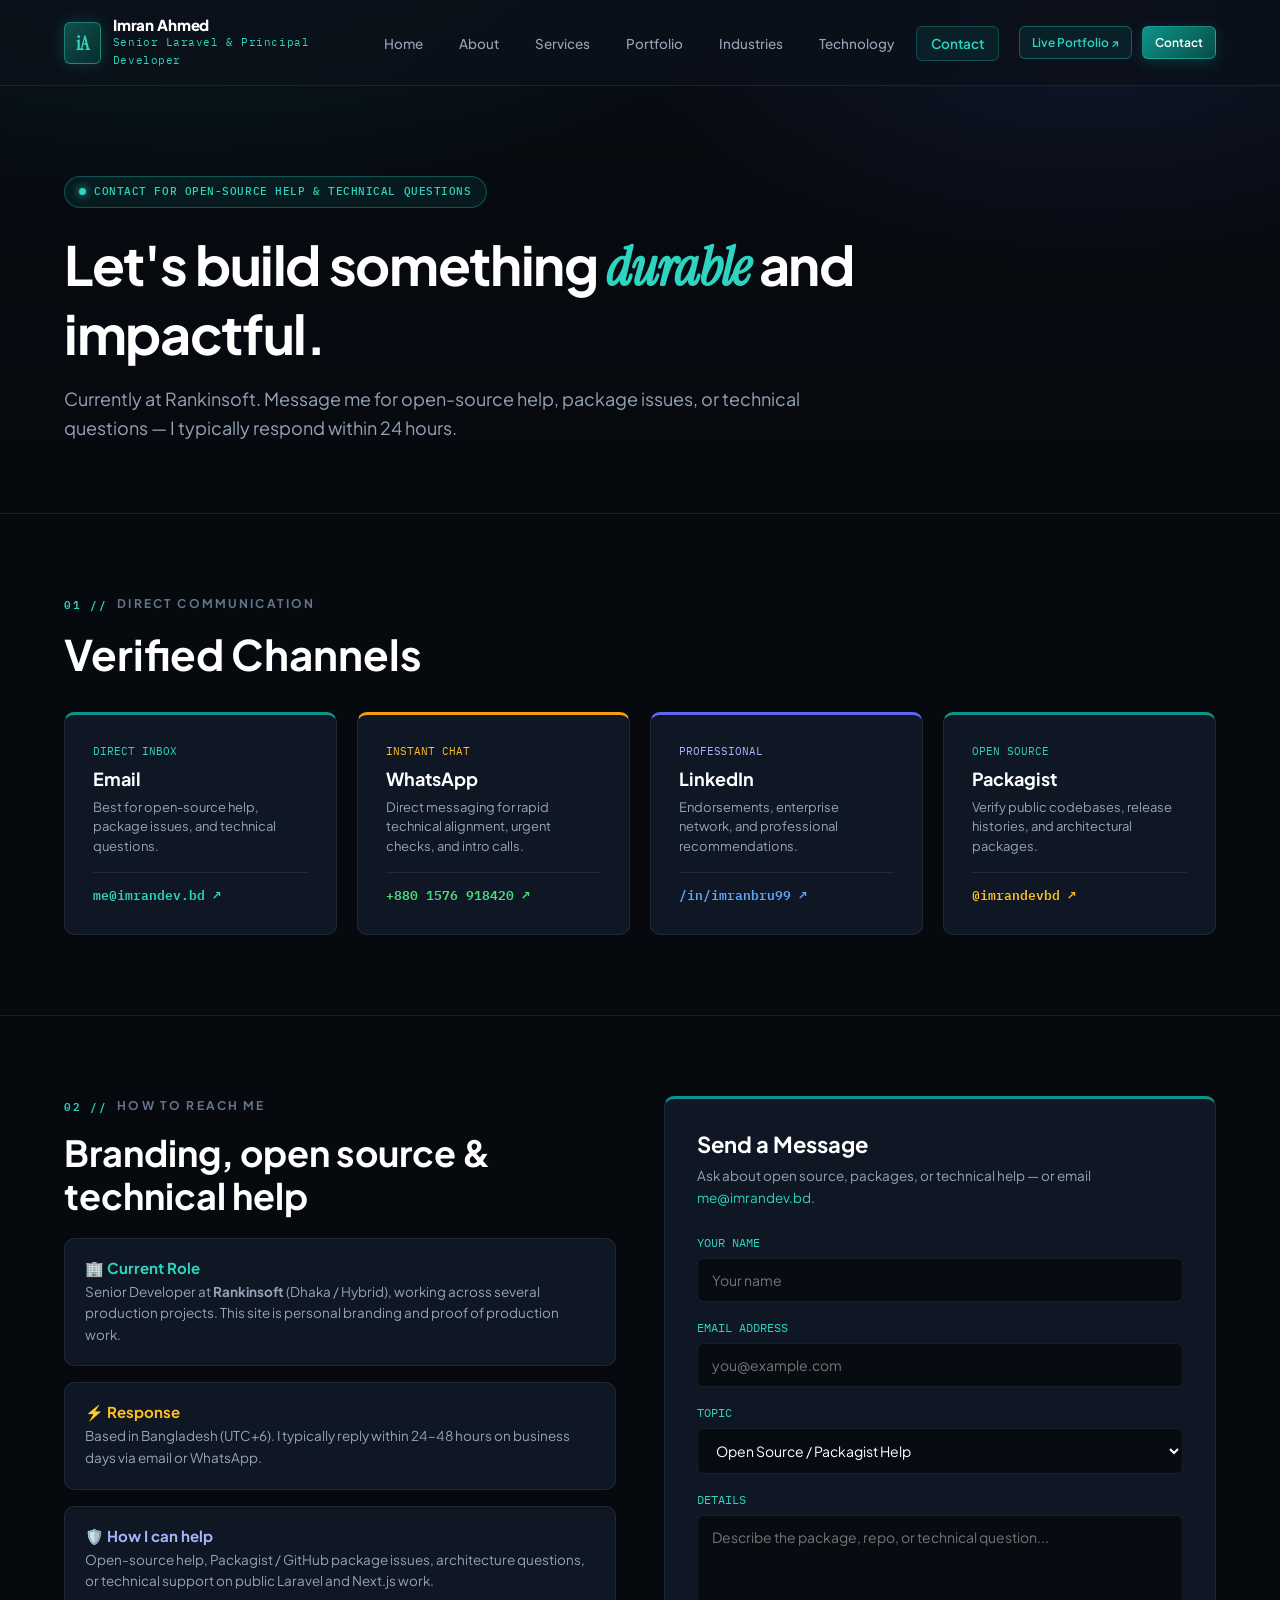
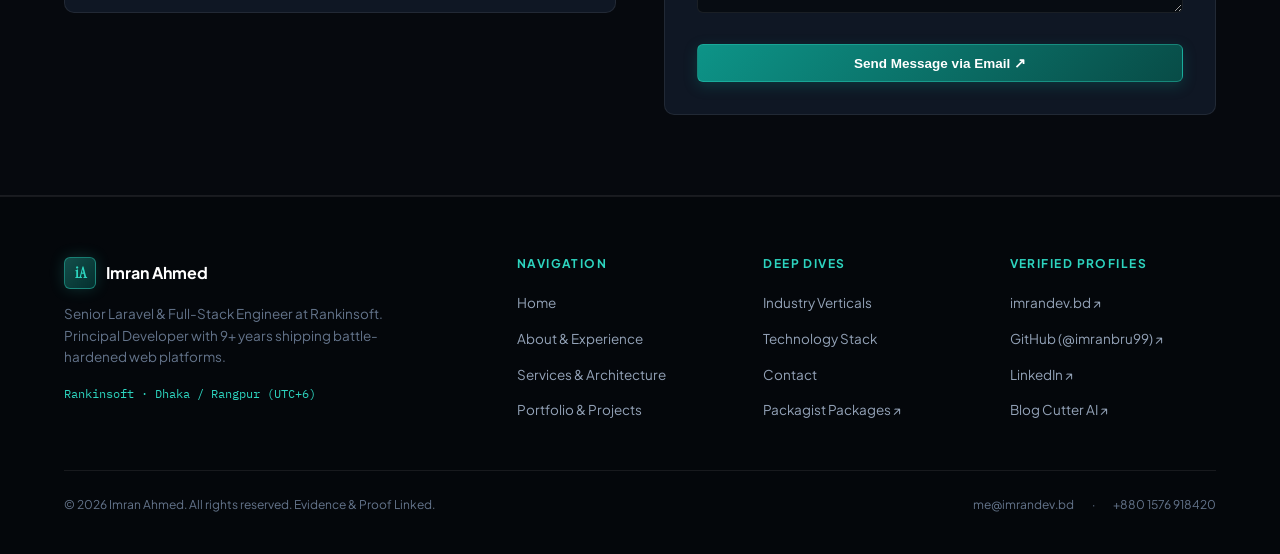
<file: contact.html>
<!DOCTYPE html>
<html lang="en">
<head>
  <meta charset="UTF-8" />
  <meta name="viewport" content="width=device-width, initial-scale=1.0" />
  <title>Contact Imran Ahmed — Senior Laravel &amp; Principal Developer</title>
  <meta name="description" content="Contact Imran Ahmed at Rankinsoft for open-source help, Packagist / GitHub package issues, and technical questions on Laravel, Next.js, and production AI systems." />
  <meta name="keywords" content="Contact Imran Ahmed, Rankinsoft, Open Source Help, Packagist imrandevbd, Laravel Architect, Bangladesh Software Engineer, me@imrandev.bd" />
  <meta name="author" content="Imran Ahmed" />
  <meta name="robots" content="index, follow" />
  <link rel="canonical" href="https://imrandev.bd/contact" />
  <link rel="stylesheet" href="style.css" />
</head>
<body>

  <!-- Navigation -->
  <header class="navbar">
    <div class="container nav-wrapper">
      <a href="index.html" class="brand">
        <div class="brand-seal">iA</div>
        <div class="brand-info">
          <div class="brand-name">Imran Ahmed</div>
          <div class="brand-role">Senior Laravel &amp; Principal Developer</div>
        </div>
      </a>
      <ul class="nav-links">
        <li><a href="index.html">Home</a></li>
        <li><a href="about.html">About</a></li>
        <li><a href="services.html">Services</a></li>
        <li><a href="portfolio.html">Portfolio</a></li>
        <li><a href="industry.html">Industries</a></li>
        <li><a href="technology.html">Technology</a></li>
        <li><a href="contact.html" class="active">Contact</a></li>
      </ul>
      <div class="nav-cta">
        <a href="https://imrandev.bd" target="_blank" rel="noreferrer" class="btn btn-sm btn-outline-teal">Live Portfolio ↗</a>
        <a href="contact.html" class="btn btn-sm btn-primary">Contact</a>
      </div>
    </div>
  </header>

  <!-- Hero -->
  <main>
    <section class="section section-hero">
      <div class="container">
        <div class="badge-pill" style="margin-bottom: 24px;">
          <span class="status-dot"></span>
          <span>Contact for open-source help &amp; technical questions</span>
        </div>
        <h1 class="section-title" style="max-width: 860px;">
          Let's build something <span class="text-teal font-serif" style="font-style: italic;">durable</span> and impactful.
        </h1>
        <p class="section-subtitle">
          Currently at Rankinsoft. Message me for open-source help, package issues, or technical questions — I typically respond within 24 hours.
        </p>
      </div>
    </section>

    <!-- Contact Channels Grid -->
    <section class="section">
      <div class="container">
        <div class="section-label">
          <span class="num">01 //</span>
          <span class="text">Direct Communication</span>
        </div>
        <h2 style="font-size: clamp(28px, 3.5vw, 42px); margin-bottom: 32px;">Verified Channels</h2>

        <div class="grid-4">
          <!-- Channel 1: Email -->
          <a href="mailto:me@imrandev.bd" class="card card-top-teal" style="text-decoration: none; display: flex; flex-direction: column;">
            <div style="font-family: var(--font-mono); font-size: 11px; text-transform: uppercase; color: var(--teal-glow); margin-bottom: 8px;">Direct Inbox</div>
            <h3 style="font-size: 18px; color: #fff; margin-bottom: 8px;">Email</h3>
            <p style="color: var(--text-muted); font-size: 13px; line-height: 1.5; margin-bottom: 16px; flex-grow: 1;">
              Best for open-source help, package issues, and technical questions.
            </p>
            <div style="font-family: var(--font-mono); font-size: 13px; color: var(--teal-glow); font-weight: 600; border-top: 1px solid var(--border-subtle); padding-top: 12px;">
              me@imrandev.bd ↗
            </div>
          </a>

          <!-- Channel 2: WhatsApp -->
          <a href="http://wa.me/+8801576918420" target="_blank" rel="noreferrer" class="card card-top-copper" style="text-decoration: none; display: flex; flex-direction: column;">
            <div style="font-family: var(--font-mono); font-size: 11px; text-transform: uppercase; color: var(--copper-glow); margin-bottom: 8px;">Instant Chat</div>
            <h3 style="font-size: 18px; color: #fff; margin-bottom: 8px;">WhatsApp</h3>
            <p style="color: var(--text-muted); font-size: 13px; line-height: 1.5; margin-bottom: 16px; flex-grow: 1;">
              Direct messaging for rapid technical alignment, urgent checks, and intro calls.
            </p>
            <div style="font-family: var(--font-mono); font-size: 13px; color: #4ade80; font-weight: 600; border-top: 1px solid var(--border-subtle); padding-top: 12px;">
              +880 1576 918420 ↗
            </div>
          </a>

          <!-- Channel 3: LinkedIn -->
          <a href="https://linkedin.com/in/imranbru99" target="_blank" rel="noreferrer" class="card card-top-indigo" style="text-decoration: none; display: flex; flex-direction: column;">
            <div style="font-family: var(--font-mono); font-size: 11px; text-transform: uppercase; color: #a5b4fc; margin-bottom: 8px;">Professional</div>
            <h3 style="font-size: 18px; color: #fff; margin-bottom: 8px;">LinkedIn</h3>
            <p style="color: var(--text-muted); font-size: 13px; line-height: 1.5; margin-bottom: 16px; flex-grow: 1;">
              Endorsements, enterprise network, and professional recommendations.
            </p>
            <div style="font-family: var(--font-mono); font-size: 13px; color: #60a5fa; font-weight: 600; border-top: 1px solid var(--border-subtle); padding-top: 12px;">
              /in/imranbru99 ↗
            </div>
          </a>

          <!-- Channel 4: Packagist & GitHub -->
          <a href="https://packagist.org/packages/imrandevbd/" target="_blank" rel="noreferrer" class="card card-top-teal" style="text-decoration: none; display: flex; flex-direction: column;">
            <div style="font-family: var(--font-mono); font-size: 11px; text-transform: uppercase; color: var(--teal-glow); margin-bottom: 8px;">Open Source</div>
            <h3 style="font-size: 18px; color: #fff; margin-bottom: 8px;">Packagist</h3>
            <p style="color: var(--text-muted); font-size: 13px; line-height: 1.5; margin-bottom: 16px; flex-grow: 1;">
              Verify public codebases, release histories, and architectural packages.
            </p>
            <div style="font-family: var(--font-mono); font-size: 13px; color: var(--copper-glow); font-weight: 600; border-top: 1px solid var(--border-subtle); padding-top: 12px;">
              @imrandevbd ↗
            </div>
          </a>
        </div>
      </div>
    </section>

    <!-- Engagement Terms & Form -->
    <section class="section">
      <div class="container">
        <div class="grid-2" style="gap: 48px; align-items: start;">
          <div>
            <div class="section-label">
              <span class="num">02 //</span>
              <span class="text">How to Reach Me</span>
            </div>
            <h2 style="font-size: clamp(26px, 3vw, 36px); margin-bottom: 20px;">
              Branding, open source &amp; technical help
            </h2>

            <div style="display: grid; gap: 16px;">
              <div class="card" style="padding: 20px;">
                <h4 style="font-size: 15px; color: var(--teal-glow); margin-bottom: 4px;">🏢 Current Role</h4>
                <p style="font-size: 13.5px; color: var(--text-muted); line-height: 1.6;">
                  Senior Developer at <strong>Rankinsoft</strong> (Dhaka / Hybrid), working across several production projects. This site is personal branding and proof of production work.
                </p>
              </div>

              <div class="card" style="padding: 20px;">
                <h4 style="font-size: 15px; color: var(--copper-glow); margin-bottom: 4px;">⚡ Response</h4>
                <p style="font-size: 13.5px; color: var(--text-muted); line-height: 1.6;">
                  Based in Bangladesh (UTC+6). I typically reply within 24–48 hours on business days via email or WhatsApp.
                </p>
              </div>

              <div class="card" style="padding: 20px;">
                <h4 style="font-size: 15px; color: #a5b4fc; margin-bottom: 4px;">🛡️ How I can help</h4>
                <p style="font-size: 13.5px; color: var(--text-muted); line-height: 1.6;">
                  Open-source help, Packagist / GitHub package issues, architecture questions, or technical support on public Laravel and Next.js work.
                </p>
              </div>
            </div>
          </div>

          <!-- Interactive Message Card -->
          <div class="card card-top-teal" style="padding: 32px;">
            <h3 style="font-size: 22px; margin-bottom: 8px;">Send a Message</h3>
            <p style="color: var(--text-muted); font-size: 13.5px; margin-bottom: 24px;">
              Ask about open source, packages, or technical help — or email <a href="mailto:me@imrandev.bd" style="color: var(--teal-glow); text-decoration: none;">me@imrandev.bd</a>.
            </p>

            <form action="mailto:me@imrandev.bd" method="post" enctype="text/plain" style="display: grid; gap: 16px;">
              <div>
                <label style="display: block; font-size: 12px; font-family: var(--font-mono); text-transform: uppercase; color: var(--teal-glow); margin-bottom: 6px;">Your Name</label>
                <input type="text" name="name" required placeholder="Your name" style="width: 100%; padding: 12px 14px; background: #070c12; border: 1px solid var(--border-subtle); border-radius: var(--radius-sm); color: #fff; font-family: var(--font-sans); font-size: 14px;" />
              </div>

              <div>
                <label style="display: block; font-size: 12px; font-family: var(--font-mono); text-transform: uppercase; color: var(--teal-glow); margin-bottom: 6px;">Email Address</label>
                <input type="email" name="email" required placeholder="you@example.com" style="width: 100%; padding: 12px 14px; background: #070c12; border: 1px solid var(--border-subtle); border-radius: var(--radius-sm); color: #fff; font-family: var(--font-sans); font-size: 14px;" />
              </div>

              <div>
                <label style="display: block; font-size: 12px; font-family: var(--font-mono); text-transform: uppercase; color: var(--teal-glow); margin-bottom: 6px;">Topic</label>
                <select name="scope" style="width: 100%; padding: 12px 14px; background: #070c12; border: 1px solid var(--border-subtle); border-radius: var(--radius-sm); color: #fff; font-family: var(--font-sans); font-size: 14px;">
                  <option>Open Source / Packagist Help</option>
                  <option>GitHub Package Issue</option>
                  <option>Laravel / Next.js Technical Question</option>
                  <option>Production AI / LLM Question</option>
                  <option>Architecture / Security Question</option>
                  <option>General Technical Help</option>
                </select>
              </div>

              <div>
                <label style="display: block; font-size: 12px; font-family: var(--font-mono); text-transform: uppercase; color: var(--teal-glow); margin-bottom: 6px;">Details</label>
                <textarea name="details" rows="4" required placeholder="Describe the package, repo, or technical question..." style="width: 100%; padding: 12px 14px; background: #070c12; border: 1px solid var(--border-subtle); border-radius: var(--radius-sm); color: #fff; font-family: var(--font-sans); font-size: 14px; resize: vertical;"></textarea>
              </div>

              <button type="submit" class="btn btn-primary" style="margin-top: 8px; width: 100%;">
                Send Message via Email ↗
              </button>
            </form>
          </div>
        </div>
      </div>
    </section>
  </main>

  <!-- Footer -->
  <footer class="footer">
    <div class="container">
      <div class="footer-top">
        <div class="footer-col">
          <div style="display: flex; align-items: center; gap: 10px; margin-bottom: 14px;">
            <div class="brand-seal" style="width: 32px; height: 32px; font-size: 16px;">iA</div>
            <strong style="color: #fff; font-size: 16px;">Imran Ahmed</strong>
          </div>
          <p style="color: var(--text-dim); font-size: 13.5px; max-width: 320px; line-height: 1.6; margin-bottom: 16px;">
            Senior Laravel &amp; Full-Stack Engineer at Rankinsoft. Principal Developer with 9+ years shipping battle-hardened web platforms.
          </p>
          <div style="color: var(--teal-glow); font-family: var(--font-mono); font-size: 12px;">Rankinsoft · Dhaka / Rangpur (UTC+6)</div>
        </div>
        <div class="footer-col">
          <h4>Navigation</h4>
          <ul>
            <li><a href="index.html">Home</a></li>
            <li><a href="about.html">About &amp; Experience</a></li>
            <li><a href="services.html">Services &amp; Architecture</a></li>
            <li><a href="portfolio.html">Portfolio &amp; Projects</a></li>
          </ul>
        </div>
        <div class="footer-col">
          <h4>Deep Dives</h4>
          <ul>
            <li><a href="industry.html">Industry Verticals</a></li>
            <li><a href="technology.html">Technology Stack</a></li>
            <li><a href="contact.html">Contact</a></li>
            <li><a href="https://packagist.org/packages/imrandevbd/" target="_blank" rel="noreferrer">Packagist Packages ↗</a></li>
          </ul>
        </div>
        <div class="footer-col">
          <h4>Verified Profiles</h4>
          <ul>
            <li><a href="https://imrandev.bd" target="_blank" rel="noreferrer">imrandev.bd ↗</a></li>
            <li><a href="https://github.com/imranbru99" target="_blank" rel="noreferrer">GitHub (@imranbru99) ↗</a></li>
            <li><a href="https://linkedin.com/in/imranbru99" target="_blank" rel="noreferrer">LinkedIn ↗</a></li>
            <li><a href="https://blogcutter.com" target="_blank" rel="noreferrer">Blog Cutter AI ↗</a></li>
          </ul>
        </div>
      </div>
      <div class="footer-bottom">
        <div>&copy; 2026 Imran Ahmed. All rights reserved. Evidence &amp; Proof Linked.</div>
        <div style="display: flex; gap: 18px;">
          <a href="mailto:me@imrandev.bd" style="color: var(--text-dim); text-decoration: none;">me@imrandev.bd</a>
          <span>·</span>
          <a href="http://wa.me/+8801576918420" style="color: var(--text-dim); text-decoration: none;">+880 1576 918420</a>
        </div>
      </div>
    </div>
  </footer>

</body>
</html>
</file>
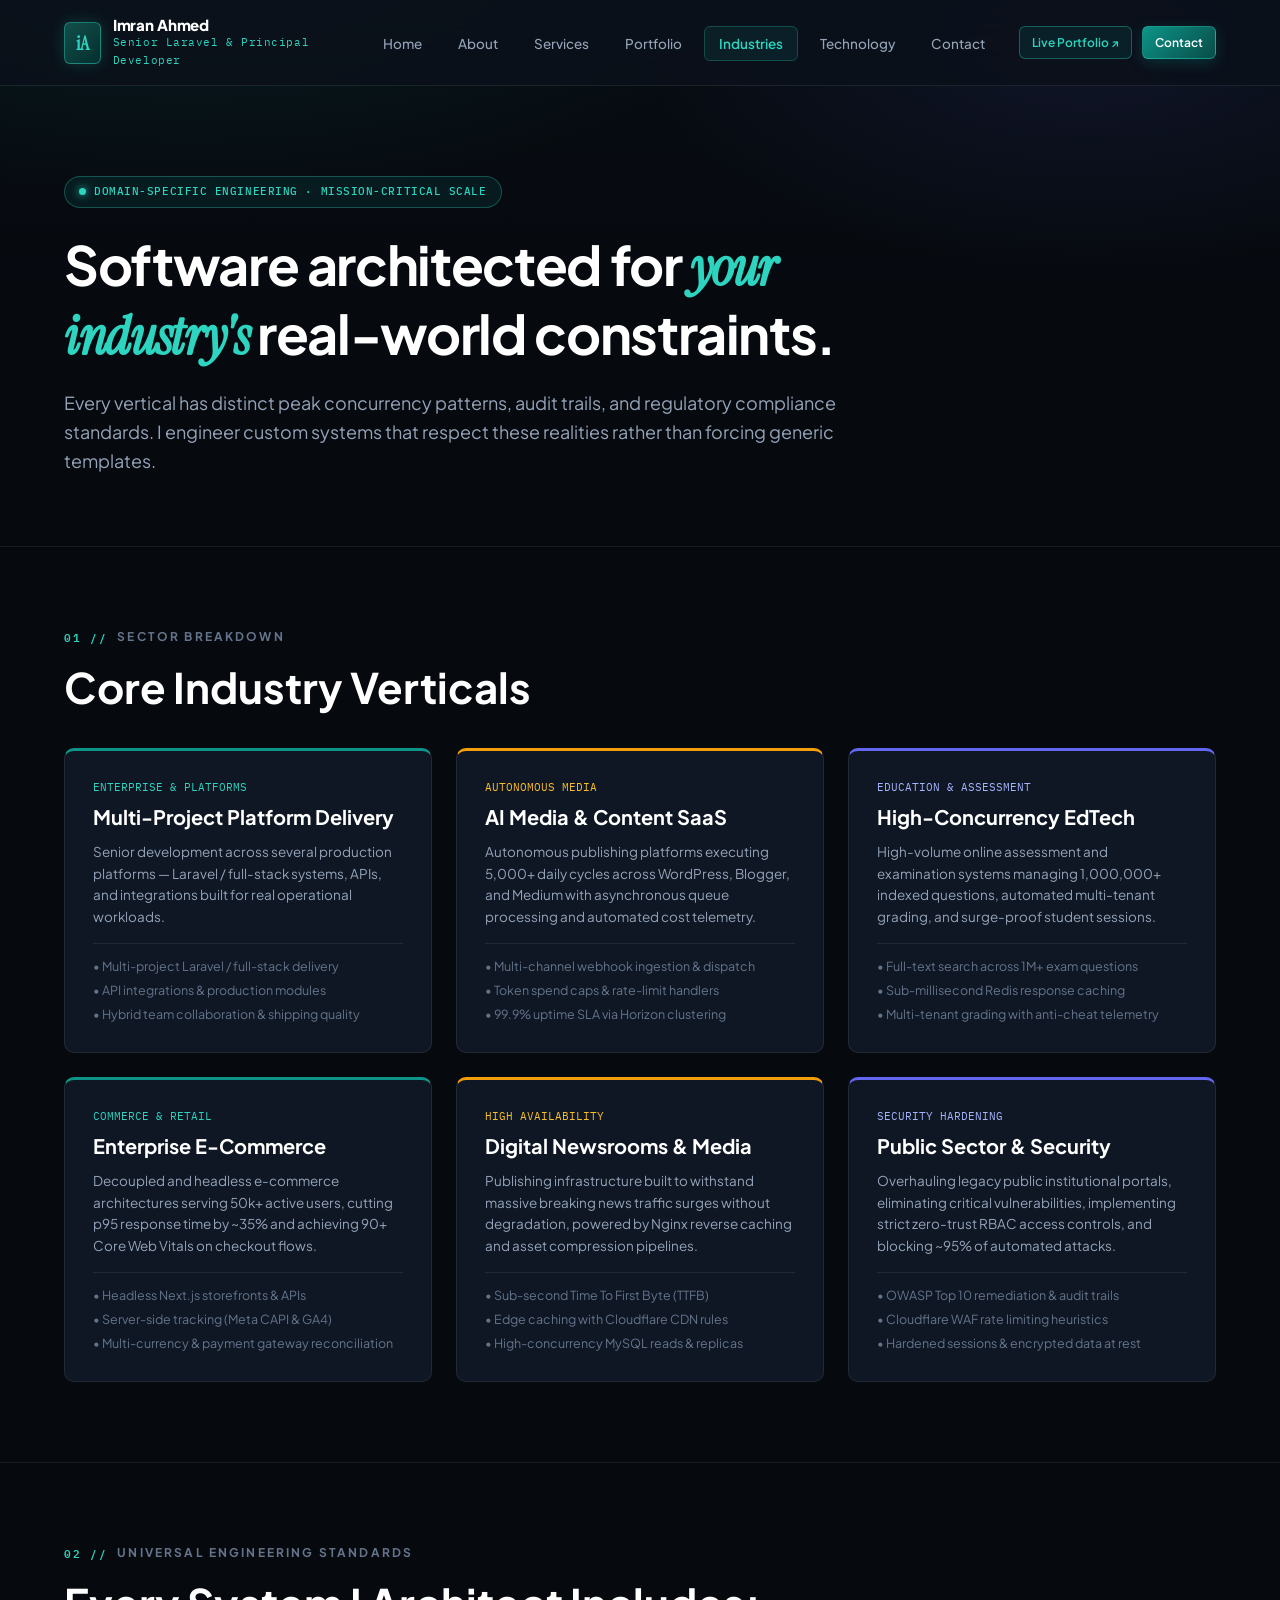
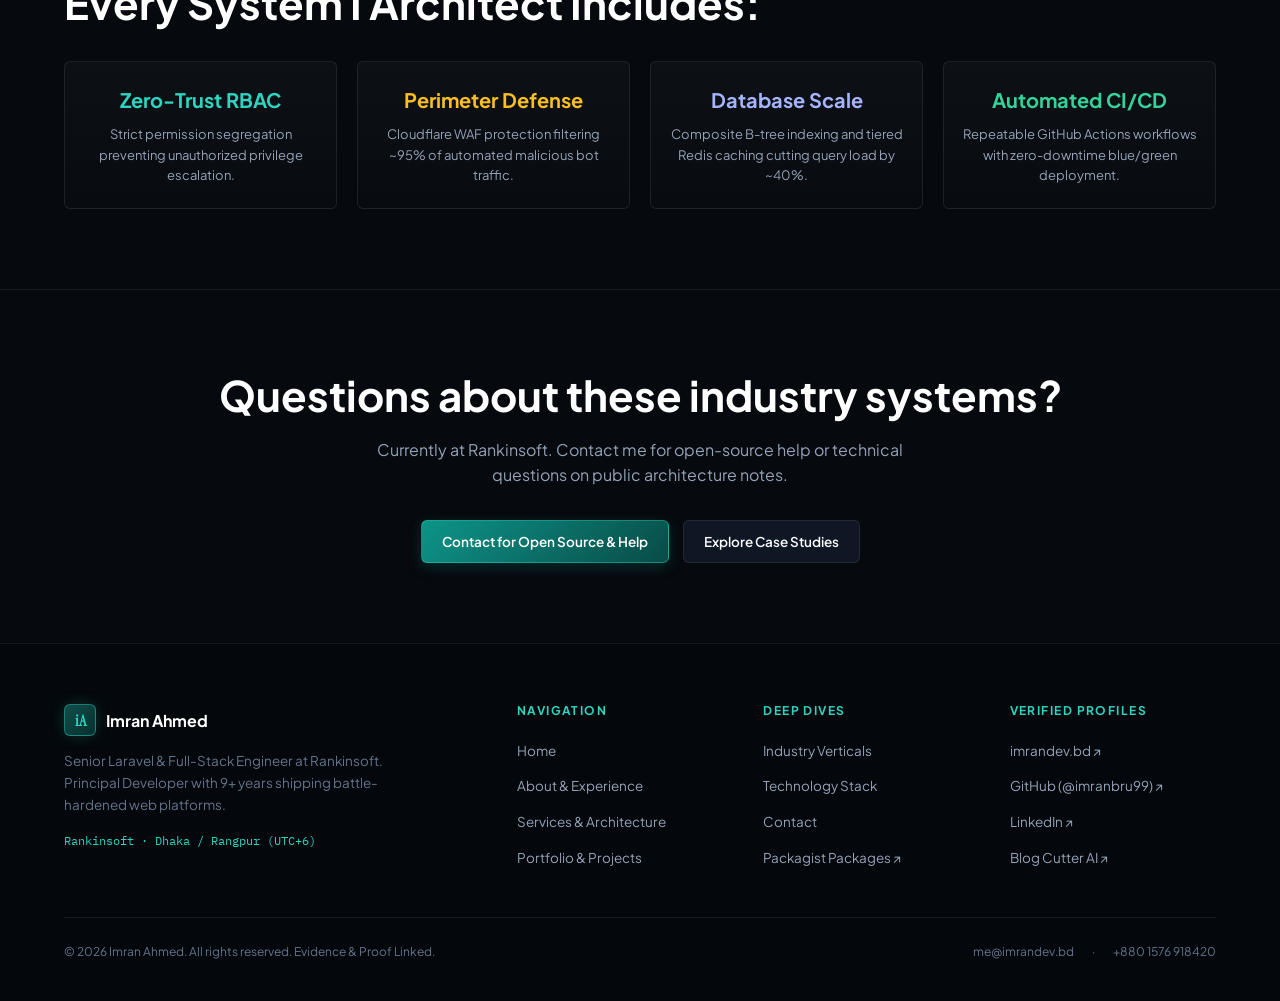
<file: industry.html>
<!DOCTYPE html>
<html lang="en">
<head>
  <meta charset="UTF-8" />
  <meta name="viewport" content="width=device-width, initial-scale=1.0" />
  <title>Industry Verticals &amp; Enterprise Domains | Imran Ahmed — Senior Laravel &amp; Principal Developer</title>
  <meta name="description" content="Domain-specific software engineering by Imran Ahmed: multi-project platform delivery, Autonomous AI Media, High-Concurrency EdTech, Enterprise E-Commerce, and Hardened Public Sector platforms." />
  <meta name="keywords" content="Enterprise Platforms, EdTech Architecture, AI Publishing, Enterprise E-Commerce, Imran Ahmed Industries, Rankinsoft" />
  <meta name="author" content="Imran Ahmed" />
  <meta name="robots" content="index, follow" />
  <link rel="canonical" href="https://imrandev.bd/industries" />
  <link rel="stylesheet" href="style.css" />
</head>
<body>

  <!-- Navigation -->
  <header class="navbar">
    <div class="container nav-wrapper">
      <a href="index.html" class="brand">
        <div class="brand-seal">iA</div>
        <div class="brand-info">
          <div class="brand-name">Imran Ahmed</div>
          <div class="brand-role">Senior Laravel &amp; Principal Developer</div>
        </div>
      </a>
      <ul class="nav-links">
        <li><a href="index.html">Home</a></li>
        <li><a href="about.html">About</a></li>
        <li><a href="services.html">Services</a></li>
        <li><a href="portfolio.html">Portfolio</a></li>
        <li><a href="industry.html" class="active">Industries</a></li>
        <li><a href="technology.html">Technology</a></li>
        <li><a href="contact.html">Contact</a></li>
      </ul>
      <div class="nav-cta">
        <a href="https://imrandev.bd" target="_blank" rel="noreferrer" class="btn btn-sm btn-outline-teal">Live Portfolio ↗</a>
        <a href="contact.html" class="btn btn-sm btn-primary">Contact</a>
      </div>
    </div>
  </header>

  <!-- Hero -->
  <main>
    <section class="section section-hero">
      <div class="container">
        <div class="badge-pill" style="margin-bottom: 24px;">
          <span class="status-dot"></span>
          <span>Domain-Specific Engineering · Mission-Critical Scale</span>
        </div>
        <h1 class="section-title" style="max-width: 900px;">
          Software architected for <span class="text-teal font-serif" style="font-style: italic;">your industry's</span> real-world constraints.
        </h1>
        <p class="section-subtitle">
          Every vertical has distinct peak concurrency patterns, audit trails, and regulatory compliance standards. I engineer custom systems that respect these realities rather than forcing generic templates.
        </p>
      </div>
    </section>

    <!-- Industry Verticals Grid -->
    <section class="section">
      <div class="container">
        <div class="section-label">
          <span class="num">01 //</span>
          <span class="text">Sector Breakdown</span>
        </div>
        <h2 style="font-size: clamp(28px, 3.5vw, 42px); margin-bottom: 36px;">Core Industry Verticals</h2>

        <div class="grid-3">
          <!-- 1: Enterprise platforms -->
          <div class="card card-top-teal">
            <div style="font-family: var(--font-mono); font-size: 11px; text-transform: uppercase; color: var(--teal-glow); margin-bottom: 8px;">Enterprise &amp; Platforms</div>
            <h3 style="font-size: 20px; margin-bottom: 12px;">Multi-Project Platform Delivery</h3>
            <p style="color: var(--text-muted); font-size: 13.5px; line-height: 1.6; margin-bottom: 16px;">
              Senior development across several production platforms — Laravel / full-stack systems, APIs, and integrations built for real operational workloads.
            </p>
            <ul style="list-style: none; font-size: 12.5px; color: var(--text-dim); display: grid; gap: 4px; border-top: 1px solid var(--border-subtle); padding-top: 12px;">
              <li>• Multi-project Laravel / full-stack delivery</li>
              <li>• API integrations &amp; production modules</li>
              <li>• Hybrid team collaboration &amp; shipping quality</li>
            </ul>
          </div>

          <!-- 2: AI & Content Syndication -->
          <div class="card card-top-copper">
            <div style="font-family: var(--font-mono); font-size: 11px; text-transform: uppercase; color: var(--copper-glow); margin-bottom: 8px;">Autonomous Media</div>
            <h3 style="font-size: 20px; margin-bottom: 12px;">AI Media &amp; Content SaaS</h3>
            <p style="color: var(--text-muted); font-size: 13.5px; line-height: 1.6; margin-bottom: 16px;">
              Autonomous publishing platforms executing 5,000+ daily cycles across WordPress, Blogger, and Medium with asynchronous queue processing and automated cost telemetry.
            </p>
            <ul style="list-style: none; font-size: 12.5px; color: var(--text-dim); display: grid; gap: 4px; border-top: 1px solid var(--border-subtle); padding-top: 12px;">
              <li>• Multi-channel webhook ingestion &amp; dispatch</li>
              <li>• Token spend caps &amp; rate-limit handlers</li>
              <li>• 99.9% uptime SLA via Horizon clustering</li>
            </ul>
          </div>

          <!-- 3: EdTech & Exam Systems -->
          <div class="card card-top-indigo">
            <div style="font-family: var(--font-mono); font-size: 11px; text-transform: uppercase; color: #a5b4fc; margin-bottom: 8px;">Education &amp; Assessment</div>
            <h3 style="font-size: 20px; margin-bottom: 12px;">High-Concurrency EdTech</h3>
            <p style="color: var(--text-muted); font-size: 13.5px; line-height: 1.6; margin-bottom: 16px;">
              High-volume online assessment and examination systems managing 1,000,000+ indexed questions, automated multi-tenant grading, and surge-proof student sessions.
            </p>
            <ul style="list-style: none; font-size: 12.5px; color: var(--text-dim); display: grid; gap: 4px; border-top: 1px solid var(--border-subtle); padding-top: 12px;">
              <li>• Full-text search across 1M+ exam questions</li>
              <li>• Sub-millisecond Redis response caching</li>
              <li>• Multi-tenant grading with anti-cheat telemetry</li>
            </ul>
          </div>

          <!-- 4: Enterprise E-Commerce -->
          <div class="card card-top-teal">
            <div style="font-family: var(--font-mono); font-size: 11px; text-transform: uppercase; color: var(--teal-glow); margin-bottom: 8px;">Commerce &amp; Retail</div>
            <h3 style="font-size: 20px; margin-bottom: 12px;">Enterprise E-Commerce</h3>
            <p style="color: var(--text-muted); font-size: 13.5px; line-height: 1.6; margin-bottom: 16px;">
              Decoupled and headless e-commerce architectures serving 50k+ active users, cutting p95 response time by ~35% and achieving 90+ Core Web Vitals on checkout flows.
            </p>
            <ul style="list-style: none; font-size: 12.5px; color: var(--text-dim); display: grid; gap: 4px; border-top: 1px solid var(--border-subtle); padding-top: 12px;">
              <li>• Headless Next.js storefronts &amp; APIs</li>
              <li>• Server-side tracking (Meta CAPI &amp; GA4)</li>
              <li>• Multi-currency &amp; payment gateway reconciliation</li>
            </ul>
          </div>

          <!-- 5: Digital Media & Newsrooms -->
          <div class="card card-top-copper">
            <div style="font-family: var(--font-mono); font-size: 11px; text-transform: uppercase; color: var(--copper-glow); margin-bottom: 8px;">High Availability</div>
            <h3 style="font-size: 20px; margin-bottom: 12px;">Digital Newsrooms &amp; Media</h3>
            <p style="color: var(--text-muted); font-size: 13.5px; line-height: 1.6; margin-bottom: 16px;">
              Publishing infrastructure built to withstand massive breaking news traffic surges without degradation, powered by Nginx reverse caching and asset compression pipelines.
            </p>
            <ul style="list-style: none; font-size: 12.5px; color: var(--text-dim); display: grid; gap: 4px; border-top: 1px solid var(--border-subtle); padding-top: 12px;">
              <li>• Sub-second Time To First Byte (TTFB)</li>
              <li>• Edge caching with Cloudflare CDN rules</li>
              <li>• High-concurrency MySQL reads &amp; replicas</li>
            </ul>
          </div>

          <!-- 6: Public Sector & Security -->
          <div class="card card-top-indigo">
            <div style="font-family: var(--font-mono); font-size: 11px; text-transform: uppercase; color: #a5b4fc; margin-bottom: 8px;">Security Hardening</div>
            <h3 style="font-size: 20px; margin-bottom: 12px;">Public Sector &amp; Security</h3>
            <p style="color: var(--text-muted); font-size: 13.5px; line-height: 1.6; margin-bottom: 16px;">
              Overhauling legacy public institutional portals, eliminating critical vulnerabilities, implementing strict zero-trust RBAC access controls, and blocking ~95% of automated attacks.
            </p>
            <ul style="list-style: none; font-size: 12.5px; color: var(--text-dim); display: grid; gap: 4px; border-top: 1px solid var(--border-subtle); padding-top: 12px;">
              <li>• OWASP Top 10 remediation &amp; audit trails</li>
              <li>• Cloudflare WAF rate limiting heuristics</li>
              <li>• Hardened sessions &amp; encrypted data at rest</li>
            </ul>
          </div>
        </div>
      </div>
    </section>

    <!-- Cross-Industry Standards -->
    <section class="section">
      <div class="container">
        <div class="section-label">
          <span class="num">02 //</span>
          <span class="text">Universal Engineering Standards</span>
        </div>
        <h2 style="font-size: clamp(28px, 3.5vw, 42px); margin-bottom: 32px;">Every System I Architect Includes:</h2>

        <div class="grid-4">
          <div class="stat-box">
            <div style="color: var(--teal-glow); font-size: 20px; font-weight: 700; margin-bottom: 8px;">Zero-Trust RBAC</div>
            <div style="font-size: 13px; color: var(--text-muted);">Strict permission segregation preventing unauthorized privilege escalation.</div>
          </div>
          <div class="stat-box">
            <div style="color: var(--copper-glow); font-size: 20px; font-weight: 700; margin-bottom: 8px;">Perimeter Defense</div>
            <div style="font-size: 13px; color: var(--text-muted);">Cloudflare WAF protection filtering ~95% of automated malicious bot traffic.</div>
          </div>
          <div class="stat-box">
            <div style="color: #a5b4fc; font-size: 20px; font-weight: 700; margin-bottom: 8px;">Database Scale</div>
            <div style="font-size: 13px; color: var(--text-muted);">Composite B-tree indexing and tiered Redis caching cutting query load by ~40%.</div>
          </div>
          <div class="stat-box">
            <div style="color: #34d399; font-size: 20px; font-weight: 700; margin-bottom: 8px;">Automated CI/CD</div>
            <div style="font-size: 13px; color: var(--text-muted);">Repeatable GitHub Actions workflows with zero-downtime blue/green deployment.</div>
          </div>
        </div>
      </div>
    </section>

    <!-- CTA -->
    <section class="section" style="border-bottom: none;">
      <div class="container" style="text-align: center;">
        <h2 style="font-size: clamp(28px, 3.5vw, 42px); margin-bottom: 16px;">Questions about these industry systems?</h2>
        <p style="color: var(--text-muted); font-size: 16px; max-width: 600px; margin: 0 auto 32px auto;">
          Currently at Rankinsoft. Contact me for open-source help or technical questions on public architecture notes.
        </p>
        <div style="display: flex; justify-content: center; gap: 14px; flex-wrap: wrap;">
          <a href="contact.html" class="btn btn-primary">Contact for Open Source &amp; Help</a>
          <a href="portfolio.html" class="btn btn-secondary">Explore Case Studies</a>
        </div>
      </div>
    </section>
  </main>

  <!-- Footer -->
  <footer class="footer">
    <div class="container">
      <div class="footer-top">
        <div class="footer-col">
          <div style="display: flex; align-items: center; gap: 10px; margin-bottom: 14px;">
            <div class="brand-seal" style="width: 32px; height: 32px; font-size: 16px;">iA</div>
            <strong style="color: #fff; font-size: 16px;">Imran Ahmed</strong>
          </div>
          <p style="color: var(--text-dim); font-size: 13.5px; max-width: 320px; line-height: 1.6; margin-bottom: 16px;">
            Senior Laravel &amp; Full-Stack Engineer at Rankinsoft. Principal Developer with 9+ years shipping battle-hardened web platforms.
          </p>
          <div style="color: var(--teal-glow); font-family: var(--font-mono); font-size: 12px;">Rankinsoft · Dhaka / Rangpur (UTC+6)</div>
        </div>
        <div class="footer-col">
          <h4>Navigation</h4>
          <ul>
            <li><a href="index.html">Home</a></li>
            <li><a href="about.html">About &amp; Experience</a></li>
            <li><a href="services.html">Services &amp; Architecture</a></li>
            <li><a href="portfolio.html">Portfolio &amp; Projects</a></li>
          </ul>
        </div>
        <div class="footer-col">
          <h4>Deep Dives</h4>
          <ul>
            <li><a href="industry.html">Industry Verticals</a></li>
            <li><a href="technology.html">Technology Stack</a></li>
            <li><a href="contact.html">Contact</a></li>
            <li><a href="https://packagist.org/packages/imrandevbd/" target="_blank" rel="noreferrer">Packagist Packages ↗</a></li>
          </ul>
        </div>
        <div class="footer-col">
          <h4>Verified Profiles</h4>
          <ul>
            <li><a href="https://imrandev.bd" target="_blank" rel="noreferrer">imrandev.bd ↗</a></li>
            <li><a href="https://github.com/imranbru99" target="_blank" rel="noreferrer">GitHub (@imranbru99) ↗</a></li>
            <li><a href="https://linkedin.com/in/imranbru99" target="_blank" rel="noreferrer">LinkedIn ↗</a></li>
            <li><a href="https://blogcutter.com" target="_blank" rel="noreferrer">Blog Cutter AI ↗</a></li>
          </ul>
        </div>
      </div>
      <div class="footer-bottom">
        <div>&copy; 2026 Imran Ahmed. All rights reserved. Evidence &amp; Proof Linked.</div>
        <div style="display: flex; gap: 18px;">
          <a href="mailto:me@imrandev.bd" style="color: var(--text-dim); text-decoration: none;">me@imrandev.bd</a>
          <span>·</span>
          <a href="http://wa.me/+8801576918420" style="color: var(--text-dim); text-decoration: none;">+880 1576 918420</a>
        </div>
      </div>
    </div>
  </footer>

</body>
</html>
</file>
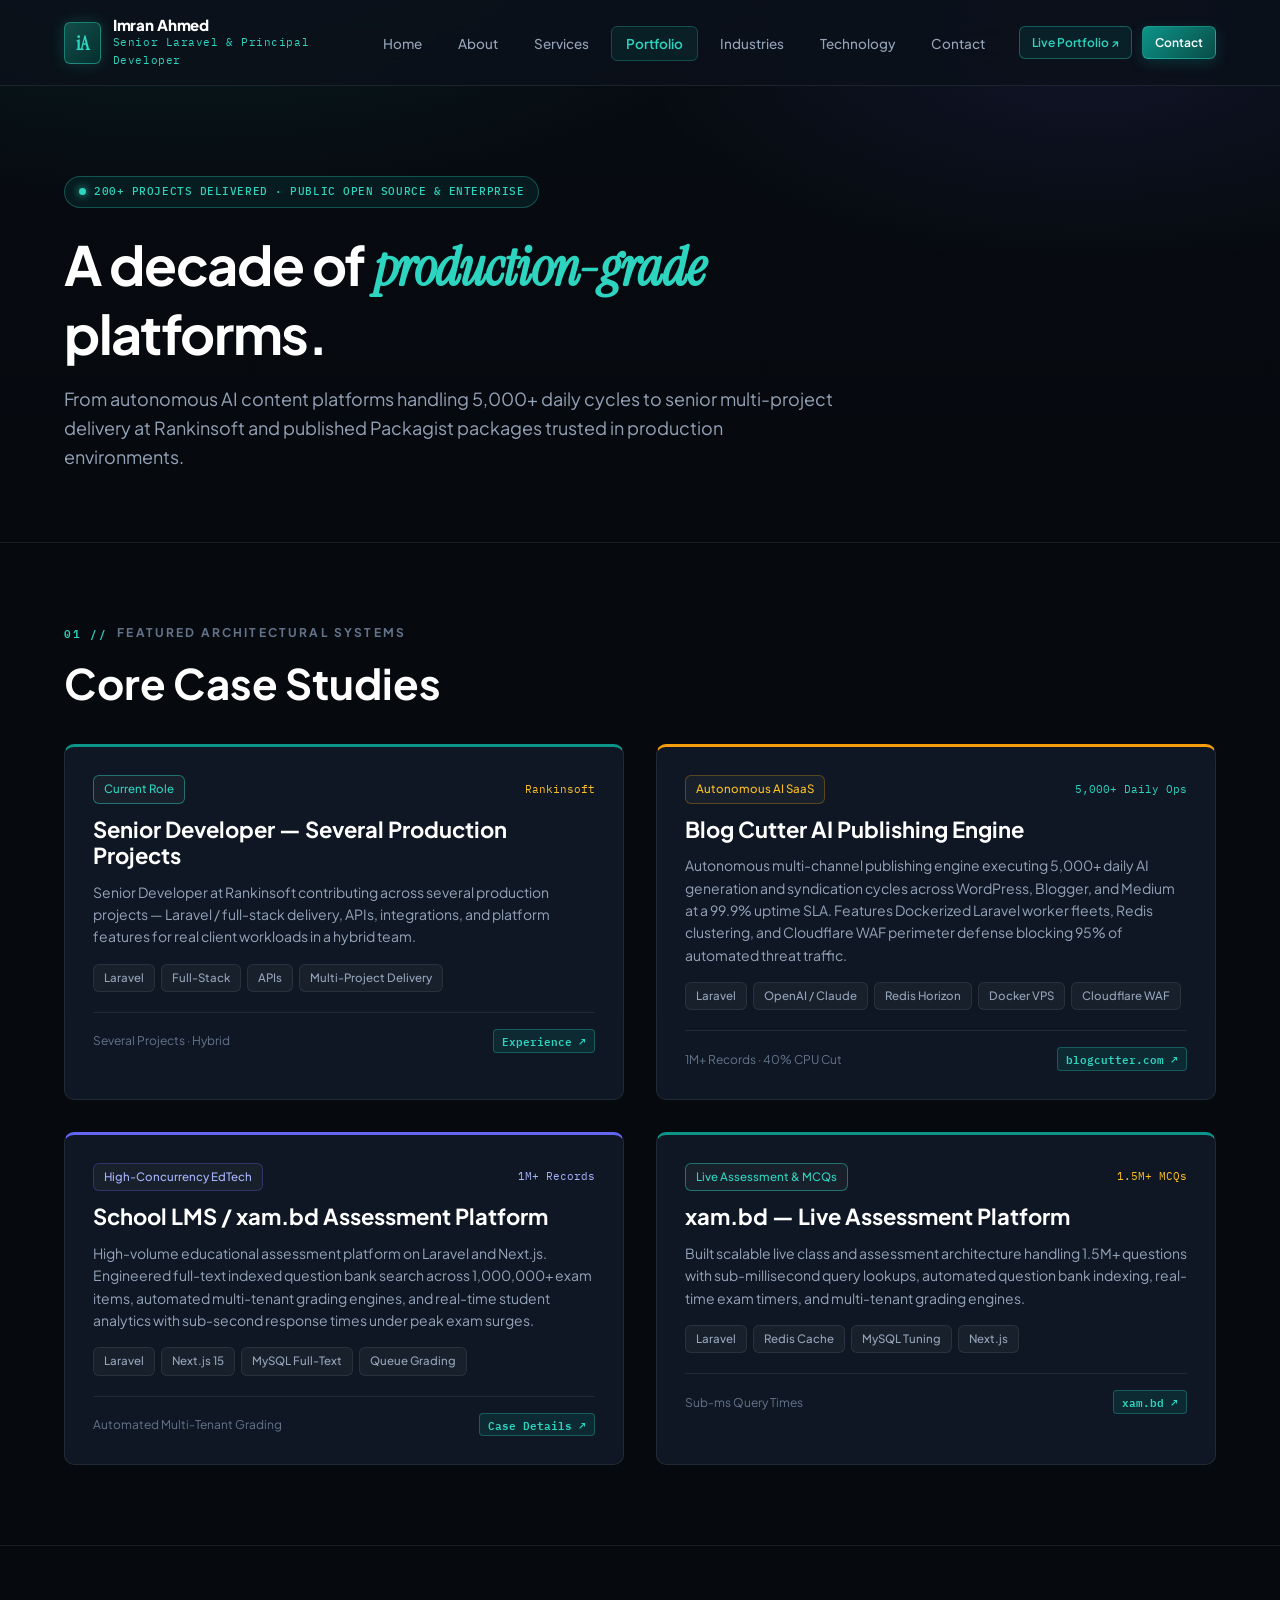
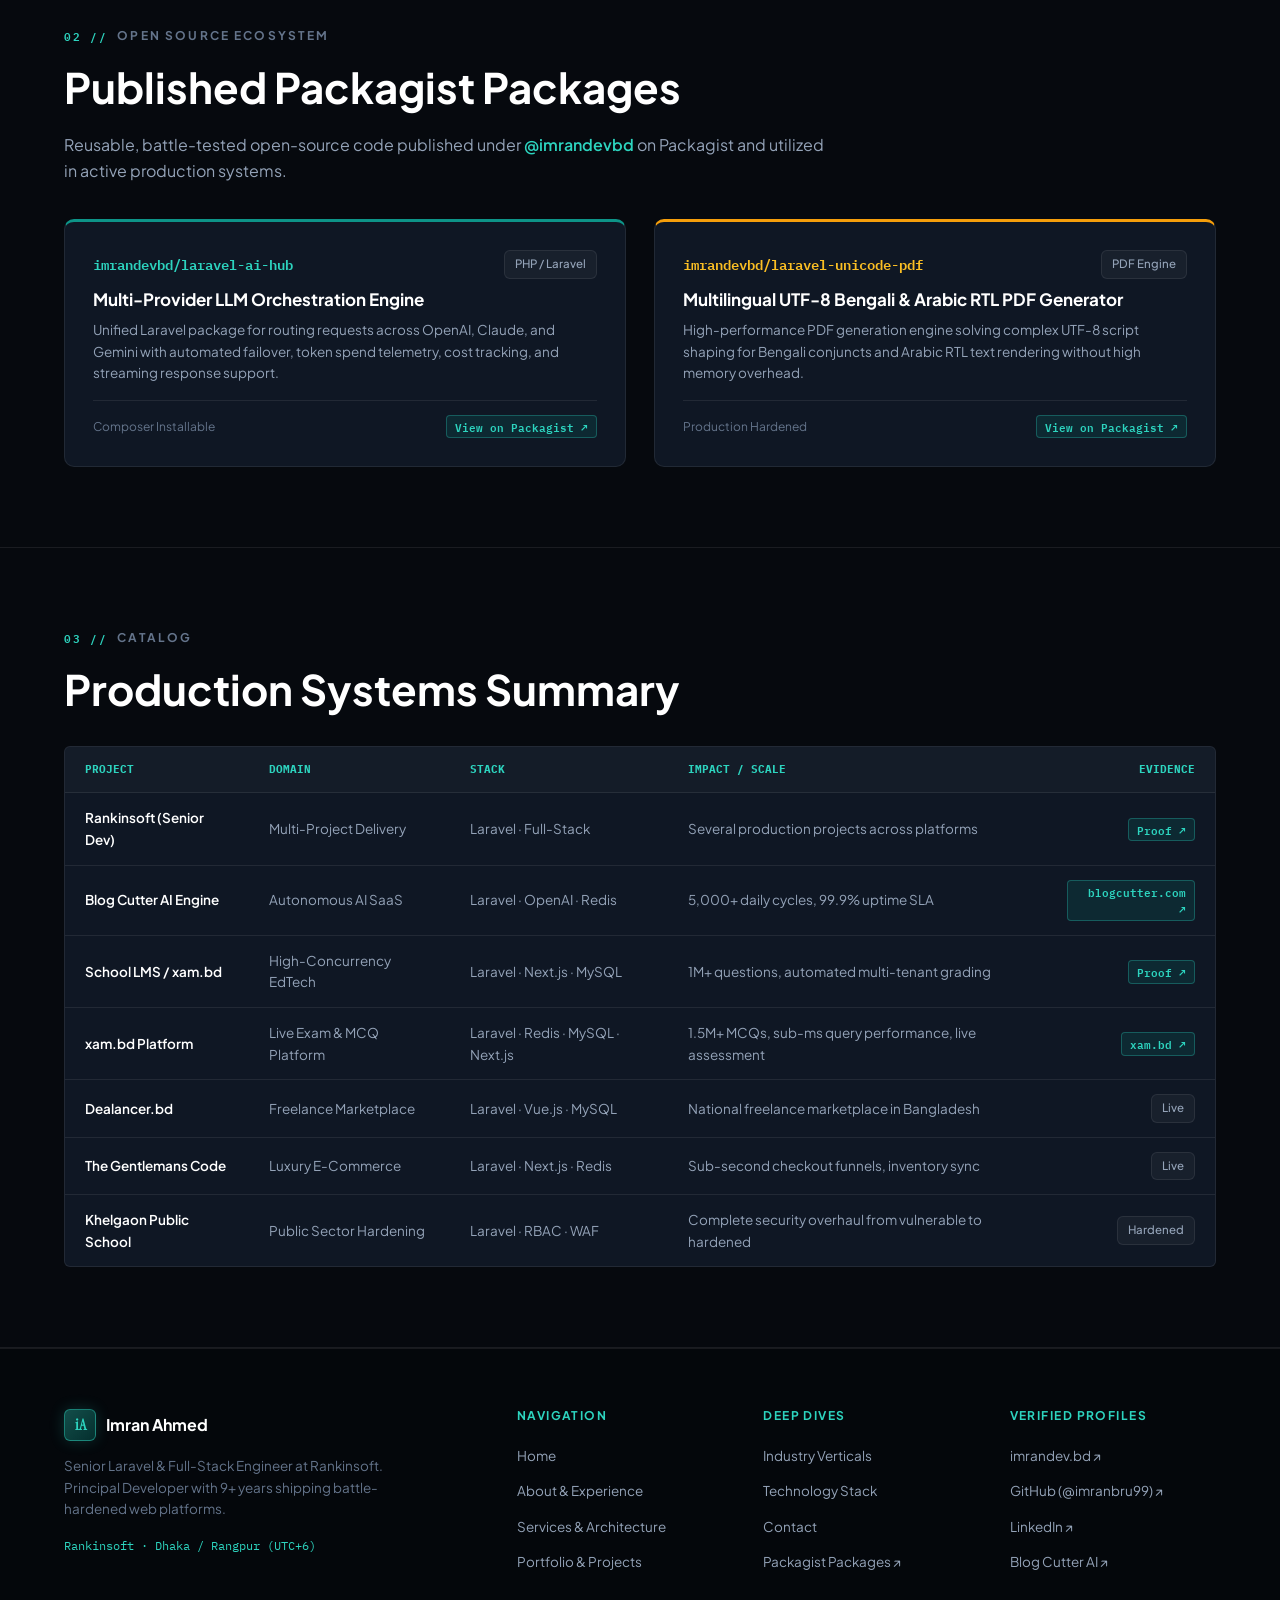
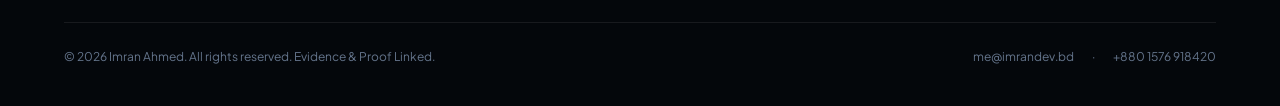
<file: portfolio.html>
<!DOCTYPE html>
<html lang="en">
<head>
  <meta charset="UTF-8" />
  <meta name="viewport" content="width=device-width, initial-scale=1.0" />
  <title>Portfolio &amp; Flagship Projects | Imran Ahmed — Senior Laravel &amp; Principal Developer</title>
  <meta name="description" content="Portfolio of Imran Ahmed: Rankinsoft senior development, Blog Cutter AI, Packagist open-source packages (laravel-ai-hub, unicode-pdf), Dealancer.bd, School LMS, and 200+ production platforms." />
  <meta name="keywords" content="Imran Ahmed Portfolio, Blog Cutter AI, Rankinsoft, Dealancer.bd, Packagist Packages, Laravel Projects, Next.js Projects, Open Source Laravel" />
  <meta name="author" content="Imran Ahmed" />
  <meta name="robots" content="index, follow" />
  <link rel="canonical" href="https://imrandev.bd/portfolio" />
  <link rel="stylesheet" href="style.css" />
</head>
<body>

  <!-- Navigation -->
  <header class="navbar">
    <div class="container nav-wrapper">
      <a href="index.html" class="brand">
        <div class="brand-seal">iA</div>
        <div class="brand-info">
          <div class="brand-name">Imran Ahmed</div>
          <div class="brand-role">Senior Laravel &amp; Principal Developer</div>
        </div>
      </a>
      <ul class="nav-links">
        <li><a href="index.html">Home</a></li>
        <li><a href="about.html">About</a></li>
        <li><a href="services.html">Services</a></li>
        <li><a href="portfolio.html" class="active">Portfolio</a></li>
        <li><a href="industry.html">Industries</a></li>
        <li><a href="technology.html">Technology</a></li>
        <li><a href="contact.html">Contact</a></li>
      </ul>
      <div class="nav-cta">
        <a href="https://imrandev.bd" target="_blank" rel="noreferrer" class="btn btn-sm btn-outline-teal">Live Portfolio ↗</a>
        <a href="contact.html" class="btn btn-sm btn-primary">Contact</a>
      </div>
    </div>
  </header>

  <!-- Hero -->
  <main>
    <section class="section section-hero">
      <div class="container">
        <div class="badge-pill" style="margin-bottom: 24px;">
          <span class="status-dot"></span>
          <span>200+ Projects Delivered · Public Open Source &amp; Enterprise</span>
        </div>
        <h1 class="section-title" style="max-width: 900px;">
          A decade of <span class="text-teal font-serif" style="font-style: italic;">production-grade</span> platforms.
        </h1>
        <p class="section-subtitle">
          From autonomous AI content platforms handling 5,000+ daily cycles to senior multi-project delivery at Rankinsoft and published Packagist packages trusted in production environments.
        </p>
      </div>
    </section>

    <!-- Flagship Architecture Showcase -->
    <section class="section">
      <div class="container">
        <div class="section-label">
          <span class="num">01 //</span>
          <span class="text">Featured Architectural Systems</span>
        </div>
        <h2 style="font-size: clamp(28px, 3.5vw, 42px); margin-bottom: 36px;">Core Case Studies</h2>

        <div class="grid-2" style="gap: 32px;">
          <!-- Case Study 1: Rankinsoft -->
          <div class="card card-top-teal">
            <div style="display: flex; justify-content: space-between; align-items: center; margin-bottom: 12px;">
              <span class="chip" style="color: var(--teal-glow); border-color: var(--border-focus);">Current Role</span>
              <span style="font-family: var(--font-mono); font-size: 11px; color: var(--copper-glow);">Rankinsoft</span>
            </div>
            <h3 style="font-size: 22px; margin-bottom: 12px;">Senior Developer — Several Production Projects</h3>
            <p style="color: var(--text-muted); font-size: 14px; line-height: 1.6; margin-bottom: 16px;">
              Senior Developer at Rankinsoft contributing across several production projects — Laravel / full-stack delivery, APIs, integrations, and platform features for real client workloads in a hybrid team.
            </p>
            <div style="display: flex; flex-wrap: wrap; gap: 6px; margin-bottom: 20px;">
              <span class="chip">Laravel</span>
              <span class="chip">Full-Stack</span>
              <span class="chip">APIs</span>
              <span class="chip">Multi-Project Delivery</span>
            </div>
            <div style="display: flex; justify-content: space-between; align-items: center; border-top: 1px solid var(--border-subtle); padding-top: 16px;">
              <span style="font-size: 12px; color: var(--text-dim);">Several Projects · Hybrid</span>
              <a href="about.html" class="proof-tag">Experience ↗</a>
            </div>
          </div>

          <!-- Case Study 2: Blog Cutter AI -->
          <div class="card card-top-copper">
            <div style="display: flex; justify-content: space-between; align-items: center; margin-bottom: 12px;">
              <span class="chip" style="color: var(--copper-glow); border-color: rgba(245, 158, 11, 0.3);">Autonomous AI SaaS</span>
              <span style="font-family: var(--font-mono); font-size: 11px; color: var(--teal-glow);">5,000+ Daily Ops</span>
            </div>
            <h3 style="font-size: 22px; margin-bottom: 12px;">Blog Cutter AI Publishing Engine</h3>
            <p style="color: var(--text-muted); font-size: 14px; line-height: 1.6; margin-bottom: 16px;">
              Autonomous multi-channel publishing engine executing 5,000+ daily AI generation and syndication cycles across WordPress, Blogger, and Medium at a 99.9% uptime SLA. Features Dockerized Laravel worker fleets, Redis clustering, and Cloudflare WAF perimeter defense blocking 95% of automated threat traffic.
            </p>
            <div style="display: flex; flex-wrap: wrap; gap: 6px; margin-bottom: 20px;">
              <span class="chip">Laravel</span>
              <span class="chip">OpenAI / Claude</span>
              <span class="chip">Redis Horizon</span>
              <span class="chip">Docker VPS</span>
              <span class="chip">Cloudflare WAF</span>
            </div>
            <div style="display: flex; justify-content: space-between; align-items: center; border-top: 1px solid var(--border-subtle); padding-top: 16px;">
              <span style="font-size: 12px; color: var(--text-dim);">1M+ Records · 40% CPU Cut</span>
              <a href="https://blogcutter.com" target="_blank" rel="noreferrer" class="proof-tag">blogcutter.com ↗</a>
            </div>
          </div>

          <!-- Case Study 3: School LMS / xam.bd -->
          <div class="card card-top-indigo">
            <div style="display: flex; justify-content: space-between; align-items: center; margin-bottom: 12px;">
              <span class="chip" style="color: #a5b4fc; border-color: rgba(99, 102, 241, 0.3);">High-Concurrency EdTech</span>
              <span style="font-family: var(--font-mono); font-size: 11px; color: #a5b4fc;">1M+ Records</span>
            </div>
            <h3 style="font-size: 22px; margin-bottom: 12px;">School LMS / xam.bd Assessment Platform</h3>
            <p style="color: var(--text-muted); font-size: 14px; line-height: 1.6; margin-bottom: 16px;">
              High-volume educational assessment platform on Laravel and Next.js. Engineered full-text indexed question bank search across 1,000,000+ exam items, automated multi-tenant grading engines, and real-time student analytics with sub-second response times under peak exam surges.
            </p>
            <div style="display: flex; flex-wrap: wrap; gap: 6px; margin-bottom: 20px;">
              <span class="chip">Laravel</span>
              <span class="chip">Next.js 15</span>
              <span class="chip">MySQL Full-Text</span>
              <span class="chip">Queue Grading</span>
            </div>
            <div style="display: flex; justify-content: space-between; align-items: center; border-top: 1px solid var(--border-subtle); padding-top: 16px;">
              <span style="font-size: 12px; color: var(--text-dim);">Automated Multi-Tenant Grading</span>
              <a href="https://imrandev.bd" target="_blank" rel="noreferrer" class="proof-tag">Case Details ↗</a>
            </div>
          </div>

          <!-- Case Study 4: xam.bd & E-Commerce -->
          <div class="card card-top-teal">
            <div style="display: flex; justify-content: space-between; align-items: center; margin-bottom: 12px;">
              <span class="chip" style="color: var(--teal-glow); border-color: var(--border-focus);">Live Assessment &amp; MCQs</span>
              <span style="font-family: var(--font-mono); font-size: 11px; color: var(--copper-glow);">1.5M+ MCQs</span>
            </div>
            <h3 style="font-size: 22px; margin-bottom: 12px;">xam.bd — Live Assessment Platform</h3>
            <p style="color: var(--text-muted); font-size: 14px; line-height: 1.6; margin-bottom: 16px;">
              Built scalable live class and assessment architecture handling 1.5M+ questions with sub-millisecond query lookups, automated question bank indexing, real-time exam timers, and multi-tenant grading engines.
            </p>
            <div style="display: flex; flex-wrap: wrap; gap: 6px; margin-bottom: 20px;">
              <span class="chip">Laravel</span>
              <span class="chip">Redis Cache</span>
              <span class="chip">MySQL Tuning</span>
              <span class="chip">Next.js</span>
            </div>
            <div style="display: flex; justify-content: space-between; align-items: center; border-top: 1px solid var(--border-subtle); padding-top: 16px;">
              <span style="font-size: 12px; color: var(--text-dim);">Sub-ms Query Times</span>
              <a href="https://xam.bd" target="_blank" rel="noreferrer" class="proof-tag">xam.bd ↗</a>
            </div>
          </div>
        </div>
      </div>
    </section>

    <!-- Open Source Packages -->
    <section class="section">
      <div class="container">
        <div class="section-label">
          <span class="num">02 //</span>
          <span class="text">Open Source Ecosystem</span>
        </div>
        <h2 style="font-size: clamp(28px, 3.5vw, 42px); margin-bottom: 20px;">Published Packagist Packages</h2>
        <p style="color: var(--text-muted); font-size: 16px; margin-bottom: 36px; max-width: 760px;">
          Reusable, battle-tested open-source code published under <a href="https://packagist.org/packages/imrandevbd/" target="_blank" rel="noreferrer" style="color: var(--teal-glow); text-decoration: none; font-weight: 600;">@imrandevbd</a> on Packagist and utilized in active production systems.
        </p>

        <div class="grid-2">
          <div class="card card-top-teal">
            <div style="display: flex; justify-content: space-between; align-items: center; margin-bottom: 10px;">
              <code style="font-family: var(--font-mono); color: var(--teal-glow); font-size: 14px; font-weight: 600;">imrandevbd/laravel-ai-hub</code>
              <span class="chip">PHP / Laravel</span>
            </div>
            <h4 style="font-size: 17px; margin-bottom: 10px;">Multi-Provider LLM Orchestration Engine</h4>
            <p style="color: var(--text-muted); font-size: 13.5px; line-height: 1.6; margin-bottom: 16px;">
              Unified Laravel package for routing requests across OpenAI, Claude, and Gemini with automated failover, token spend telemetry, cost tracking, and streaming response support.
            </p>
            <div style="display: flex; justify-content: space-between; align-items: center; border-top: 1px solid var(--border-subtle); padding-top: 14px;">
              <span style="font-size: 12px; color: var(--text-dim);">Composer Installable</span>
              <a href="https://packagist.org/packages/imrandevbd/" target="_blank" rel="noreferrer" class="proof-tag">View on Packagist ↗</a>
            </div>
          </div>

          <div class="card card-top-copper">
            <div style="display: flex; justify-content: space-between; align-items: center; margin-bottom: 10px;">
              <code style="font-family: var(--font-mono); color: var(--copper-glow); font-size: 14px; font-weight: 600;">imrandevbd/laravel-unicode-pdf</code>
              <span class="chip">PDF Engine</span>
            </div>
            <h4 style="font-size: 17px; margin-bottom: 10px;">Multilingual UTF-8 Bengali &amp; Arabic RTL PDF Generator</h4>
            <p style="color: var(--text-muted); font-size: 13.5px; line-height: 1.6; margin-bottom: 16px;">
              High-performance PDF generation engine solving complex UTF-8 script shaping for Bengali conjuncts and Arabic RTL text rendering without high memory overhead.
            </p>
            <div style="display: flex; justify-content: space-between; align-items: center; border-top: 1px solid var(--border-subtle); padding-top: 14px;">
              <span style="font-size: 12px; color: var(--text-dim);">Production Hardened</span>
              <a href="https://packagist.org/packages/imrandevbd/" target="_blank" rel="noreferrer" class="proof-tag">View on Packagist ↗</a>
            </div>
          </div>
        </div>
      </div>
    </section>

    <!-- Comprehensive Project Matrix Table -->
    <section class="section">
      <div class="container">
        <div class="section-label">
          <span class="num">03 //</span>
          <span class="text">Catalog</span>
        </div>
        <h2 style="font-size: clamp(28px, 3.5vw, 42px); margin-bottom: 32px;">Production Systems Summary</h2>

        <div style="overflow-x: auto; background: var(--bg-card); border: 1px solid var(--border-subtle); border-radius: var(--radius-sm);">
          <table style="width: 100%; border-collapse: collapse; text-align: left; font-size: 13.5px;">
            <thead>
              <tr style="border-bottom: 1px solid var(--border-subtle); background: rgba(255, 255, 255, 0.02); font-family: var(--font-mono); font-size: 11px; text-transform: uppercase; color: var(--teal-glow);">
                <th style="padding: 14px 20px;">Project</th>
                <th style="padding: 14px 20px;">Domain</th>
                <th style="padding: 14px 20px;">Stack</th>
                <th style="padding: 14px 20px;">Impact / Scale</th>
                <th style="padding: 14px 20px; text-align: right;">Evidence</th>
              </tr>
            </thead>
            <tbody style="color: var(--text-muted);">
              <tr style="border-bottom: 1px solid var(--border-subtle);">
                <td style="padding: 14px 20px; font-weight: 600; color: #fff;">Rankinsoft (Senior Dev)</td>
                <td style="padding: 14px 20px;">Multi-Project Delivery</td>
                <td style="padding: 14px 20px;">Laravel · Full-Stack</td>
                <td style="padding: 14px 20px;">Several production projects across platforms</td>
                <td style="padding: 14px 20px; text-align: right;"><a href="https://imrandev.bd" target="_blank" rel="noreferrer" class="proof-tag">Proof ↗</a></td>
              </tr>
              <tr style="border-bottom: 1px solid var(--border-subtle);">
                <td style="padding: 14px 20px; font-weight: 600; color: #fff;">Blog Cutter AI Engine</td>
                <td style="padding: 14px 20px;">Autonomous AI SaaS</td>
                <td style="padding: 14px 20px;">Laravel · OpenAI · Redis</td>
                <td style="padding: 14px 20px;">5,000+ daily cycles, 99.9% uptime SLA</td>
                <td style="padding: 14px 20px; text-align: right;"><a href="https://blogcutter.com" target="_blank" rel="noreferrer" class="proof-tag">blogcutter.com ↗</a></td>
              </tr>
              <tr style="border-bottom: 1px solid var(--border-subtle);">
                <td style="padding: 14px 20px; font-weight: 600; color: #fff;">School LMS / xam.bd</td>
                <td style="padding: 14px 20px;">High-Concurrency EdTech</td>
                <td style="padding: 14px 20px;">Laravel · Next.js · MySQL</td>
                <td style="padding: 14px 20px;">1M+ questions, automated multi-tenant grading</td>
                <td style="padding: 14px 20px; text-align: right;"><a href="https://imrandev.bd" target="_blank" rel="noreferrer" class="proof-tag">Proof ↗</a></td>
              </tr>
              <tr style="border-bottom: 1px solid var(--border-subtle);">
                <td style="padding: 14px 20px; font-weight: 600; color: #fff;">xam.bd Platform</td>
                <td style="padding: 14px 20px;">Live Exam &amp; MCQ Platform</td>
                <td style="padding: 14px 20px;">Laravel · Redis · MySQL · Next.js</td>
                <td style="padding: 14px 20px;">1.5M+ MCQs, sub-ms query performance, live assessment</td>
                <td style="padding: 14px 20px; text-align: right;"><a href="https://xam.bd" target="_blank" rel="noreferrer" class="proof-tag">xam.bd ↗</a></td>
              </tr>
              <tr style="border-bottom: 1px solid var(--border-subtle);">
                <td style="padding: 14px 20px; font-weight: 600; color: #fff;">Dealancer.bd</td>
                <td style="padding: 14px 20px;">Freelance Marketplace</td>
                <td style="padding: 14px 20px;">Laravel · Vue.js · MySQL</td>
                <td style="padding: 14px 20px;">National freelance marketplace in Bangladesh</td>
                <td style="padding: 14px 20px; text-align: right;"><span class="chip">Live</span></td>
              </tr>
              <tr style="border-bottom: 1px solid var(--border-subtle);">
                <td style="padding: 14px 20px; font-weight: 600; color: #fff;">The Gentlemans Code</td>
                <td style="padding: 14px 20px;">Luxury E-Commerce</td>
                <td style="padding: 14px 20px;">Laravel · Next.js · Redis</td>
                <td style="padding: 14px 20px;">Sub-second checkout funnels, inventory sync</td>
                <td style="padding: 14px 20px; text-align: right;"><span class="chip">Live</span></td>
              </tr>
              <tr>
                <td style="padding: 14px 20px; font-weight: 600; color: #fff;">Khelgaon Public School</td>
                <td style="padding: 14px 20px;">Public Sector Hardening</td>
                <td style="padding: 14px 20px;">Laravel · RBAC · WAF</td>
                <td style="padding: 14px 20px;">Complete security overhaul from vulnerable to hardened</td>
                <td style="padding: 14px 20px; text-align: right;"><span class="chip">Hardened</span></td>
              </tr>
            </tbody>
          </table>
        </div>
      </div>
    </section>
  </main>

  <!-- Footer -->
  <footer class="footer">
    <div class="container">
      <div class="footer-top">
        <div class="footer-col">
          <div style="display: flex; align-items: center; gap: 10px; margin-bottom: 14px;">
            <div class="brand-seal" style="width: 32px; height: 32px; font-size: 16px;">iA</div>
            <strong style="color: #fff; font-size: 16px;">Imran Ahmed</strong>
          </div>
          <p style="color: var(--text-dim); font-size: 13.5px; max-width: 320px; line-height: 1.6; margin-bottom: 16px;">
            Senior Laravel &amp; Full-Stack Engineer at Rankinsoft. Principal Developer with 9+ years shipping battle-hardened web platforms.
          </p>
          <div style="color: var(--teal-glow); font-family: var(--font-mono); font-size: 12px;">Rankinsoft · Dhaka / Rangpur (UTC+6)</div>
        </div>
        <div class="footer-col">
          <h4>Navigation</h4>
          <ul>
            <li><a href="index.html">Home</a></li>
            <li><a href="about.html">About &amp; Experience</a></li>
            <li><a href="services.html">Services &amp; Architecture</a></li>
            <li><a href="portfolio.html">Portfolio &amp; Projects</a></li>
          </ul>
        </div>
        <div class="footer-col">
          <h4>Deep Dives</h4>
          <ul>
            <li><a href="industry.html">Industry Verticals</a></li>
            <li><a href="technology.html">Technology Stack</a></li>
            <li><a href="contact.html">Contact</a></li>
            <li><a href="https://packagist.org/packages/imrandevbd/" target="_blank" rel="noreferrer">Packagist Packages ↗</a></li>
          </ul>
        </div>
        <div class="footer-col">
          <h4>Verified Profiles</h4>
          <ul>
            <li><a href="https://imrandev.bd" target="_blank" rel="noreferrer">imrandev.bd ↗</a></li>
            <li><a href="https://github.com/imranbru99" target="_blank" rel="noreferrer">GitHub (@imranbru99) ↗</a></li>
            <li><a href="https://linkedin.com/in/imranbru99" target="_blank" rel="noreferrer">LinkedIn ↗</a></li>
            <li><a href="https://blogcutter.com" target="_blank" rel="noreferrer">Blog Cutter AI ↗</a></li>
          </ul>
        </div>
      </div>
      <div class="footer-bottom">
        <div>&copy; 2026 Imran Ahmed. All rights reserved. Evidence &amp; Proof Linked.</div>
        <div style="display: flex; gap: 18px;">
          <a href="mailto:me@imrandev.bd" style="color: var(--text-dim); text-decoration: none;">me@imrandev.bd</a>
          <span>·</span>
          <a href="http://wa.me/+8801576918420" style="color: var(--text-dim); text-decoration: none;">+880 1576 918420</a>
        </div>
      </div>
    </div>
  </footer>

</body>
</html>
</file>
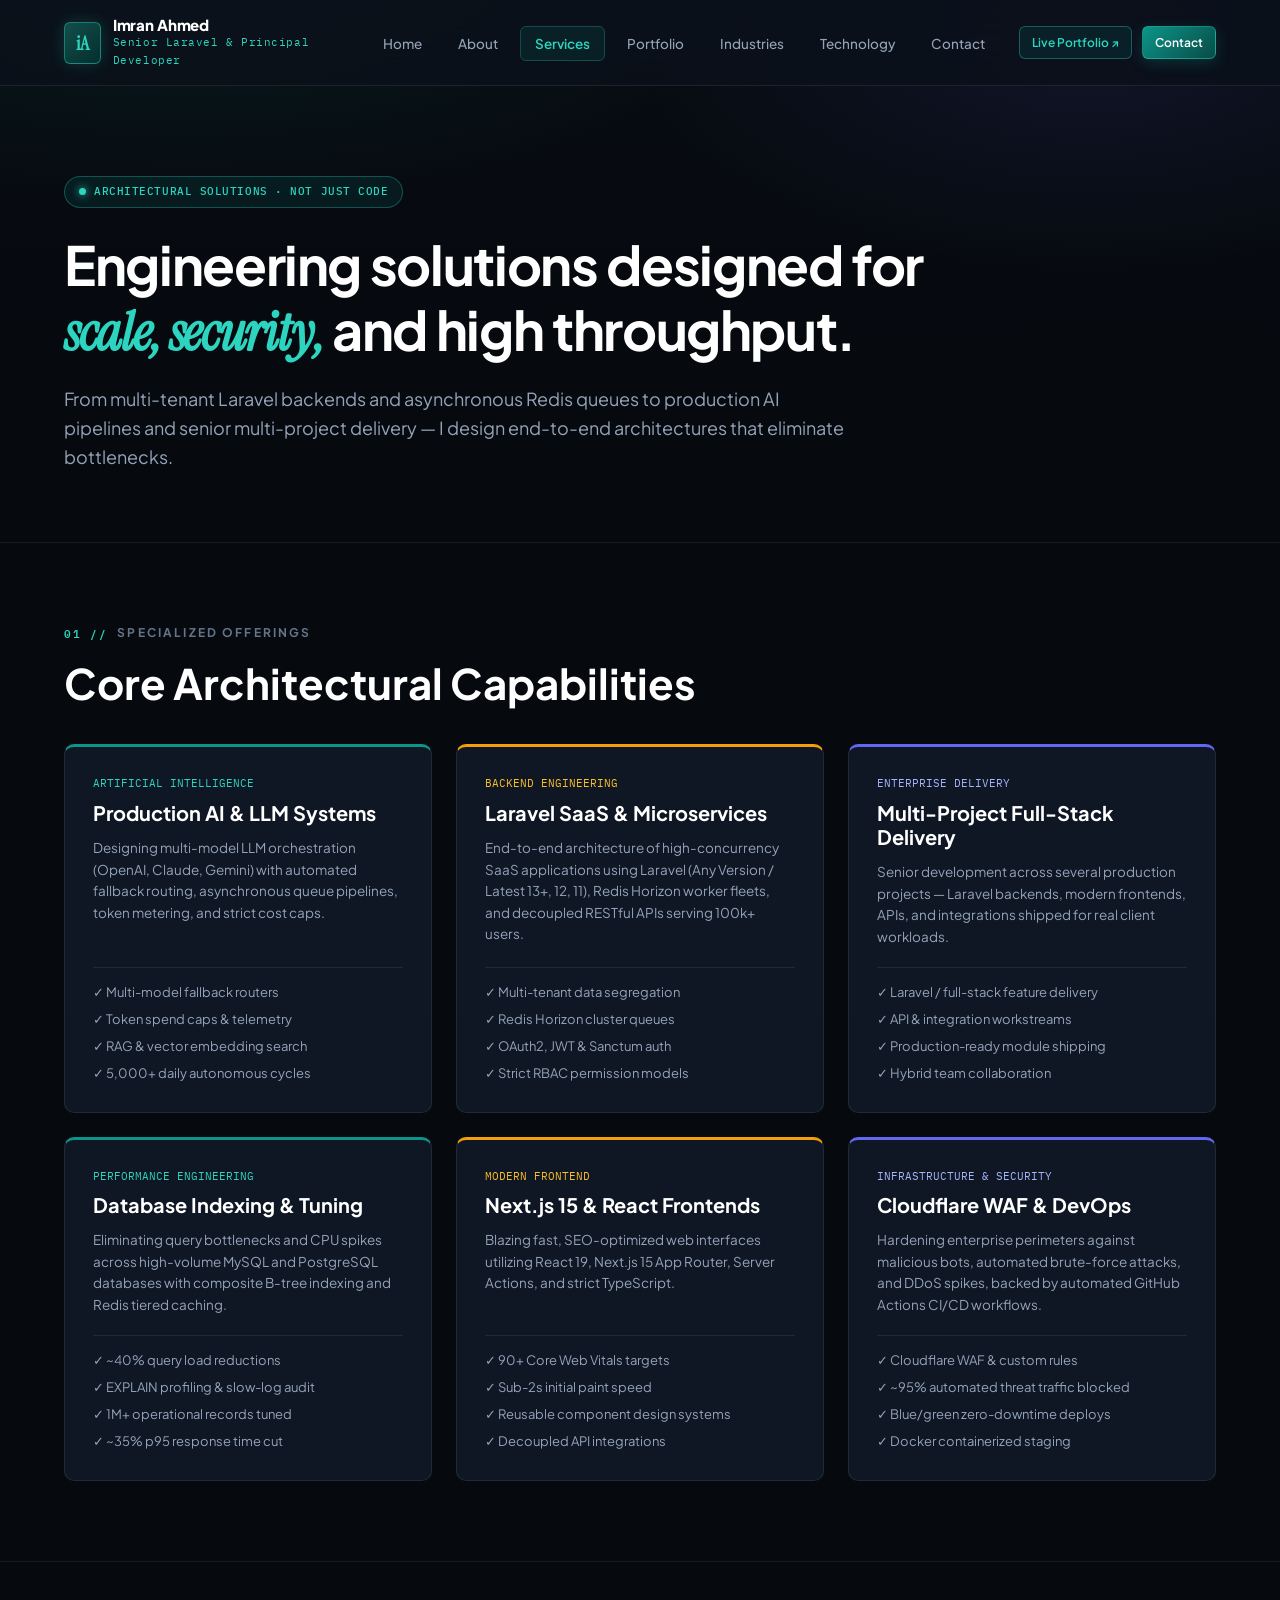
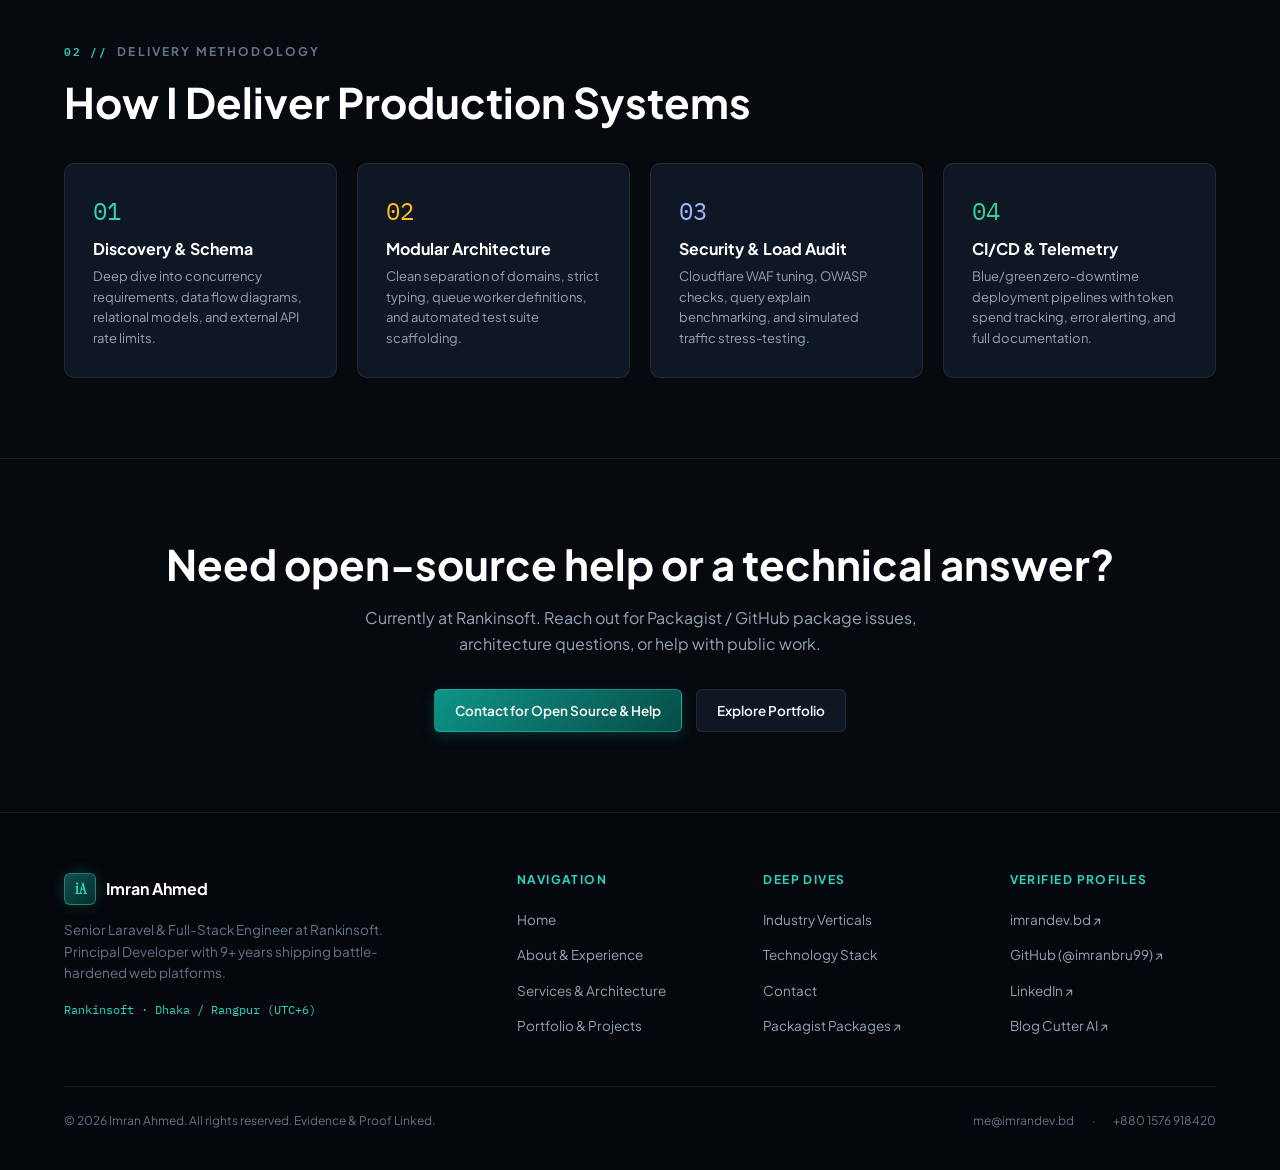
<file: services.html>
<!DOCTYPE html>
<html lang="en">
<head>
  <meta charset="UTF-8" />
  <meta name="viewport" content="width=device-width, initial-scale=1.0" />
  <title>Services &amp; Architecture | Imran Ahmed — Senior Laravel &amp; Principal Developer</title>
  <meta name="description" content="Production architectural services by Imran Ahmed: High-concurrency Laravel SaaS, Production AI &amp; LLM pipelines, multi-project full-stack delivery, MySQL optimization, and Cloudflare WAF perimeter defense." />
  <meta name="keywords" content="Laravel Services, Principal Developerure, Next.js Development, Full-Stack Delivery, Database Tuning, Cloudflare WAF" />
  <meta name="author" content="Imran Ahmed" />
  <meta name="robots" content="index, follow" />
  <link rel="canonical" href="https://imrandev.bd/services" />
  <link rel="stylesheet" href="style.css" />
</head>
<body>

  <!-- Navigation -->
  <header class="navbar">
    <div class="container nav-wrapper">
      <a href="index.html" class="brand">
        <div class="brand-seal">iA</div>
        <div class="brand-info">
          <div class="brand-name">Imran Ahmed</div>
          <div class="brand-role">Senior Laravel &amp; Principal Developer</div>
        </div>
      </a>
      <ul class="nav-links">
        <li><a href="index.html">Home</a></li>
        <li><a href="about.html">About</a></li>
        <li><a href="services.html" class="active">Services</a></li>
        <li><a href="portfolio.html">Portfolio</a></li>
        <li><a href="industry.html">Industries</a></li>
        <li><a href="technology.html">Technology</a></li>
        <li><a href="contact.html">Contact</a></li>
      </ul>
      <div class="nav-cta">
        <a href="https://imrandev.bd" target="_blank" rel="noreferrer" class="btn btn-sm btn-outline-teal">Live Portfolio ↗</a>
        <a href="contact.html" class="btn btn-sm btn-primary">Contact</a>
      </div>
    </div>
  </header>

  <!-- Hero -->
  <main>
    <section class="section section-hero">
      <div class="container">
        <div class="badge-pill" style="margin-bottom: 24px;">
          <span class="status-dot"></span>
          <span>Architectural Solutions · Not Just Code</span>
        </div>
        <h1 class="section-title" style="max-width: 900px;">
          Engineering solutions designed for <span class="text-teal font-serif" style="font-style: italic;">scale, security,</span> and high throughput.
        </h1>
        <p class="section-subtitle">
          From multi-tenant Laravel backends and asynchronous Redis queues to production AI pipelines and senior multi-project delivery — I design end-to-end architectures that eliminate bottlenecks.
        </p>
      </div>
    </section>

    <!-- Services Grid -->
    <section class="section">
      <div class="container">
        <div class="section-label">
          <span class="num">01 //</span>
          <span class="text">Specialized Offerings</span>
        </div>
        <h2 style="font-size: clamp(28px, 3.5vw, 42px); margin-bottom: 36px;">Core Architectural Capabilities</h2>

        <div class="grid-3">
          <!-- Service 1 -->
          <div class="card card-top-teal">
            <div style="font-family: var(--font-mono); font-size: 11px; text-transform: uppercase; color: var(--teal-glow); margin-bottom: 8px;">Artificial Intelligence</div>
            <h3 style="font-size: 20px; margin-bottom: 12px;">Production AI &amp; LLM Systems</h3>
            <p style="color: var(--text-muted); font-size: 13.5px; line-height: 1.6; margin-bottom: 20px; flex-grow: 1;">
              Designing multi-model LLM orchestration (OpenAI, Claude, Gemini) with automated fallback routing, asynchronous queue pipelines, token metering, and strict cost caps.
            </p>
            <ul style="list-style: none; font-size: 13px; color: var(--text-muted); display: grid; gap: 6px; border-top: 1px solid var(--border-subtle); padding-top: 14px;">
              <li>✓ Multi-model fallback routers</li>
              <li>✓ Token spend caps &amp; telemetry</li>
              <li>✓ RAG &amp; vector embedding search</li>
              <li>✓ 5,000+ daily autonomous cycles</li>
            </ul>
          </div>

          <!-- Service 2 -->
          <div class="card card-top-copper">
            <div style="font-family: var(--font-mono); font-size: 11px; text-transform: uppercase; color: var(--copper-glow); margin-bottom: 8px;">Backend Engineering</div>
            <h3 style="font-size: 20px; margin-bottom: 12px;">Laravel SaaS &amp; Microservices</h3>
            <p style="color: var(--text-muted); font-size: 13.5px; line-height: 1.6; margin-bottom: 20px; flex-grow: 1;">
              End-to-end architecture of high-concurrency SaaS applications using Laravel (Any Version / Latest 13+, 12, 11), Redis Horizon worker fleets, and decoupled RESTful APIs serving 100k+ users.
            </p>
            <ul style="list-style: none; font-size: 13px; color: var(--text-muted); display: grid; gap: 6px; border-top: 1px solid var(--border-subtle); padding-top: 14px;">
              <li>✓ Multi-tenant data segregation</li>
              <li>✓ Redis Horizon cluster queues</li>
              <li>✓ OAuth2, JWT &amp; Sanctum auth</li>
              <li>✓ Strict RBAC permission models</li>
            </ul>
          </div>

          <!-- Service 3 -->
          <div class="card card-top-indigo">
            <div style="font-family: var(--font-mono); font-size: 11px; text-transform: uppercase; color: #a5b4fc; margin-bottom: 8px;">Enterprise Delivery</div>
            <h3 style="font-size: 20px; margin-bottom: 12px;">Multi-Project Full-Stack Delivery</h3>
            <p style="color: var(--text-muted); font-size: 13.5px; line-height: 1.6; margin-bottom: 20px; flex-grow: 1;">
              Senior development across several production projects — Laravel backends, modern frontends, APIs, and integrations shipped for real client workloads.
            </p>
            <ul style="list-style: none; font-size: 13px; color: var(--text-muted); display: grid; gap: 6px; border-top: 1px solid var(--border-subtle); padding-top: 14px;">
              <li>✓ Laravel / full-stack feature delivery</li>
              <li>✓ API &amp; integration workstreams</li>
              <li>✓ Production-ready module shipping</li>
              <li>✓ Hybrid team collaboration</li>
            </ul>
          </div>

          <!-- Service 4 -->
          <div class="card card-top-teal">
            <div style="font-family: var(--font-mono); font-size: 11px; text-transform: uppercase; color: var(--teal-glow); margin-bottom: 8px;">Performance Engineering</div>
            <h3 style="font-size: 20px; margin-bottom: 12px;">Database Indexing &amp; Tuning</h3>
            <p style="color: var(--text-muted); font-size: 13.5px; line-height: 1.6; margin-bottom: 20px; flex-grow: 1;">
              Eliminating query bottlenecks and CPU spikes across high-volume MySQL and PostgreSQL databases with composite B-tree indexing and Redis tiered caching.
            </p>
            <ul style="list-style: none; font-size: 13px; color: var(--text-muted); display: grid; gap: 6px; border-top: 1px solid var(--border-subtle); padding-top: 14px;">
              <li>✓ ~40% query load reductions</li>
              <li>✓ EXPLAIN profiling &amp; slow-log audit</li>
              <li>✓ 1M+ operational records tuned</li>
              <li>✓ ~35% p95 response time cut</li>
            </ul>
          </div>

          <!-- Service 5 -->
          <div class="card card-top-copper">
            <div style="font-family: var(--font-mono); font-size: 11px; text-transform: uppercase; color: var(--copper-glow); margin-bottom: 8px;">Modern Frontend</div>
            <h3 style="font-size: 20px; margin-bottom: 12px;">Next.js 15 &amp; React Frontends</h3>
            <p style="color: var(--text-muted); font-size: 13.5px; line-height: 1.6; margin-bottom: 20px; flex-grow: 1;">
              Blazing fast, SEO-optimized web interfaces utilizing React 19, Next.js 15 App Router, Server Actions, and strict TypeScript.
            </p>
            <ul style="list-style: none; font-size: 13px; color: var(--text-muted); display: grid; gap: 6px; border-top: 1px solid var(--border-subtle); padding-top: 14px;">
              <li>✓ 90+ Core Web Vitals targets</li>
              <li>✓ Sub-2s initial paint speed</li>
              <li>✓ Reusable component design systems</li>
              <li>✓ Decoupled API integrations</li>
            </ul>
          </div>

          <!-- Service 6 -->
          <div class="card card-top-indigo">
            <div style="font-family: var(--font-mono); font-size: 11px; text-transform: uppercase; color: #a5b4fc; margin-bottom: 8px;">Infrastructure &amp; Security</div>
            <h3 style="font-size: 20px; margin-bottom: 12px;">Cloudflare WAF &amp; DevOps</h3>
            <p style="color: var(--text-muted); font-size: 13.5px; line-height: 1.6; margin-bottom: 20px; flex-grow: 1;">
              Hardening enterprise perimeters against malicious bots, automated brute-force attacks, and DDoS spikes, backed by automated GitHub Actions CI/CD workflows.
            </p>
            <ul style="list-style: none; font-size: 13px; color: var(--text-muted); display: grid; gap: 6px; border-top: 1px solid var(--border-subtle); padding-top: 14px;">
              <li>✓ Cloudflare WAF &amp; custom rules</li>
              <li>✓ ~95% automated threat traffic blocked</li>
              <li>✓ Blue/green zero-downtime deploys</li>
              <li>✓ Docker containerized staging</li>
            </ul>
          </div>
        </div>
      </div>
    </section>

    <!-- Delivery Process -->
    <section class="section">
      <div class="container">
        <div class="section-label">
          <span class="num">02 //</span>
          <span class="text">Delivery Methodology</span>
        </div>
        <h2 style="font-size: clamp(28px, 3.5vw, 42px); margin-bottom: 36px;">How I Deliver Production Systems</h2>

        <div class="grid-4">
          <div class="card">
            <div style="font-family: var(--font-mono); font-size: 24px; color: var(--teal-glow); margin-bottom: 8px;">01</div>
            <h4 style="font-size: 16px; margin-bottom: 8px;">Discovery &amp; Schema</h4>
            <p style="color: var(--text-muted); font-size: 13px; line-height: 1.6;">
              Deep dive into concurrency requirements, data flow diagrams, relational models, and external API rate limits.
            </p>
          </div>
          <div class="card">
            <div style="font-family: var(--font-mono); font-size: 24px; color: var(--copper-glow); margin-bottom: 8px;">02</div>
            <h4 style="font-size: 16px; margin-bottom: 8px;">Modular Architecture</h4>
            <p style="color: var(--text-muted); font-size: 13px; line-height: 1.6;">
              Clean separation of domains, strict typing, queue worker definitions, and automated test suite scaffolding.
            </p>
          </div>
          <div class="card">
            <div style="font-family: var(--font-mono); font-size: 24px; color: #a5b4fc; margin-bottom: 8px;">03</div>
            <h4 style="font-size: 16px; margin-bottom: 8px;">Security &amp; Load Audit</h4>
            <p style="color: var(--text-muted); font-size: 13px; line-height: 1.6;">
              Cloudflare WAF tuning, OWASP checks, query explain benchmarking, and simulated traffic stress-testing.
            </p>
          </div>
          <div class="card">
            <div style="font-family: var(--font-mono); font-size: 24px; color: #34d399; margin-bottom: 8px;">04</div>
            <h4 style="font-size: 16px; margin-bottom: 8px;">CI/CD &amp; Telemetry</h4>
            <p style="color: var(--text-muted); font-size: 13px; line-height: 1.6;">
              Blue/green zero-downtime deployment pipelines with token spend tracking, error alerting, and full documentation.
            </p>
          </div>
        </div>
      </div>
    </section>

    <!-- CTA -->
    <section class="section" style="border-bottom: none;">
      <div class="container" style="text-align: center;">
        <h2 style="font-size: clamp(28px, 3.5vw, 42px); margin-bottom: 16px;">Need open-source help or a technical answer?</h2>
        <p style="color: var(--text-muted); font-size: 16px; max-width: 600px; margin: 0 auto 32px auto;">
          Currently at Rankinsoft. Reach out for Packagist / GitHub package issues, architecture questions, or help with public work.
        </p>
        <div style="display: flex; justify-content: center; gap: 14px; flex-wrap: wrap;">
          <a href="contact.html" class="btn btn-primary">Contact for Open Source &amp; Help</a>
          <a href="portfolio.html" class="btn btn-secondary">Explore Portfolio</a>
        </div>
      </div>
    </section>
  </main>

  <!-- Footer -->
  <footer class="footer">
    <div class="container">
      <div class="footer-top">
        <div class="footer-col">
          <div style="display: flex; align-items: center; gap: 10px; margin-bottom: 14px;">
            <div class="brand-seal" style="width: 32px; height: 32px; font-size: 16px;">iA</div>
            <strong style="color: #fff; font-size: 16px;">Imran Ahmed</strong>
          </div>
          <p style="color: var(--text-dim); font-size: 13.5px; max-width: 320px; line-height: 1.6; margin-bottom: 16px;">
            Senior Laravel &amp; Full-Stack Engineer at Rankinsoft. Principal Developer with 9+ years shipping battle-hardened web platforms.
          </p>
          <div style="color: var(--teal-glow); font-family: var(--font-mono); font-size: 12px;">Rankinsoft · Dhaka / Rangpur (UTC+6)</div>
        </div>
        <div class="footer-col">
          <h4>Navigation</h4>
          <ul>
            <li><a href="index.html">Home</a></li>
            <li><a href="about.html">About &amp; Experience</a></li>
            <li><a href="services.html">Services &amp; Architecture</a></li>
            <li><a href="portfolio.html">Portfolio &amp; Projects</a></li>
          </ul>
        </div>
        <div class="footer-col">
          <h4>Deep Dives</h4>
          <ul>
            <li><a href="industry.html">Industry Verticals</a></li>
            <li><a href="technology.html">Technology Stack</a></li>
            <li><a href="contact.html">Contact</a></li>
            <li><a href="https://packagist.org/packages/imrandevbd/" target="_blank" rel="noreferrer">Packagist Packages ↗</a></li>
          </ul>
        </div>
        <div class="footer-col">
          <h4>Verified Profiles</h4>
          <ul>
            <li><a href="https://imrandev.bd" target="_blank" rel="noreferrer">imrandev.bd ↗</a></li>
            <li><a href="https://github.com/imranbru99" target="_blank" rel="noreferrer">GitHub (@imranbru99) ↗</a></li>
            <li><a href="https://linkedin.com/in/imranbru99" target="_blank" rel="noreferrer">LinkedIn ↗</a></li>
            <li><a href="https://blogcutter.com" target="_blank" rel="noreferrer">Blog Cutter AI ↗</a></li>
          </ul>
        </div>
      </div>
      <div class="footer-bottom">
        <div>&copy; 2026 Imran Ahmed. All rights reserved. Evidence &amp; Proof Linked.</div>
        <div style="display: flex; gap: 18px;">
          <a href="mailto:me@imrandev.bd" style="color: var(--text-dim); text-decoration: none;">me@imrandev.bd</a>
          <span>·</span>
          <a href="http://wa.me/+8801576918420" style="color: var(--text-dim); text-decoration: none;">+880 1576 918420</a>
        </div>
      </div>
    </div>
  </footer>

</body>
</html>
</file>
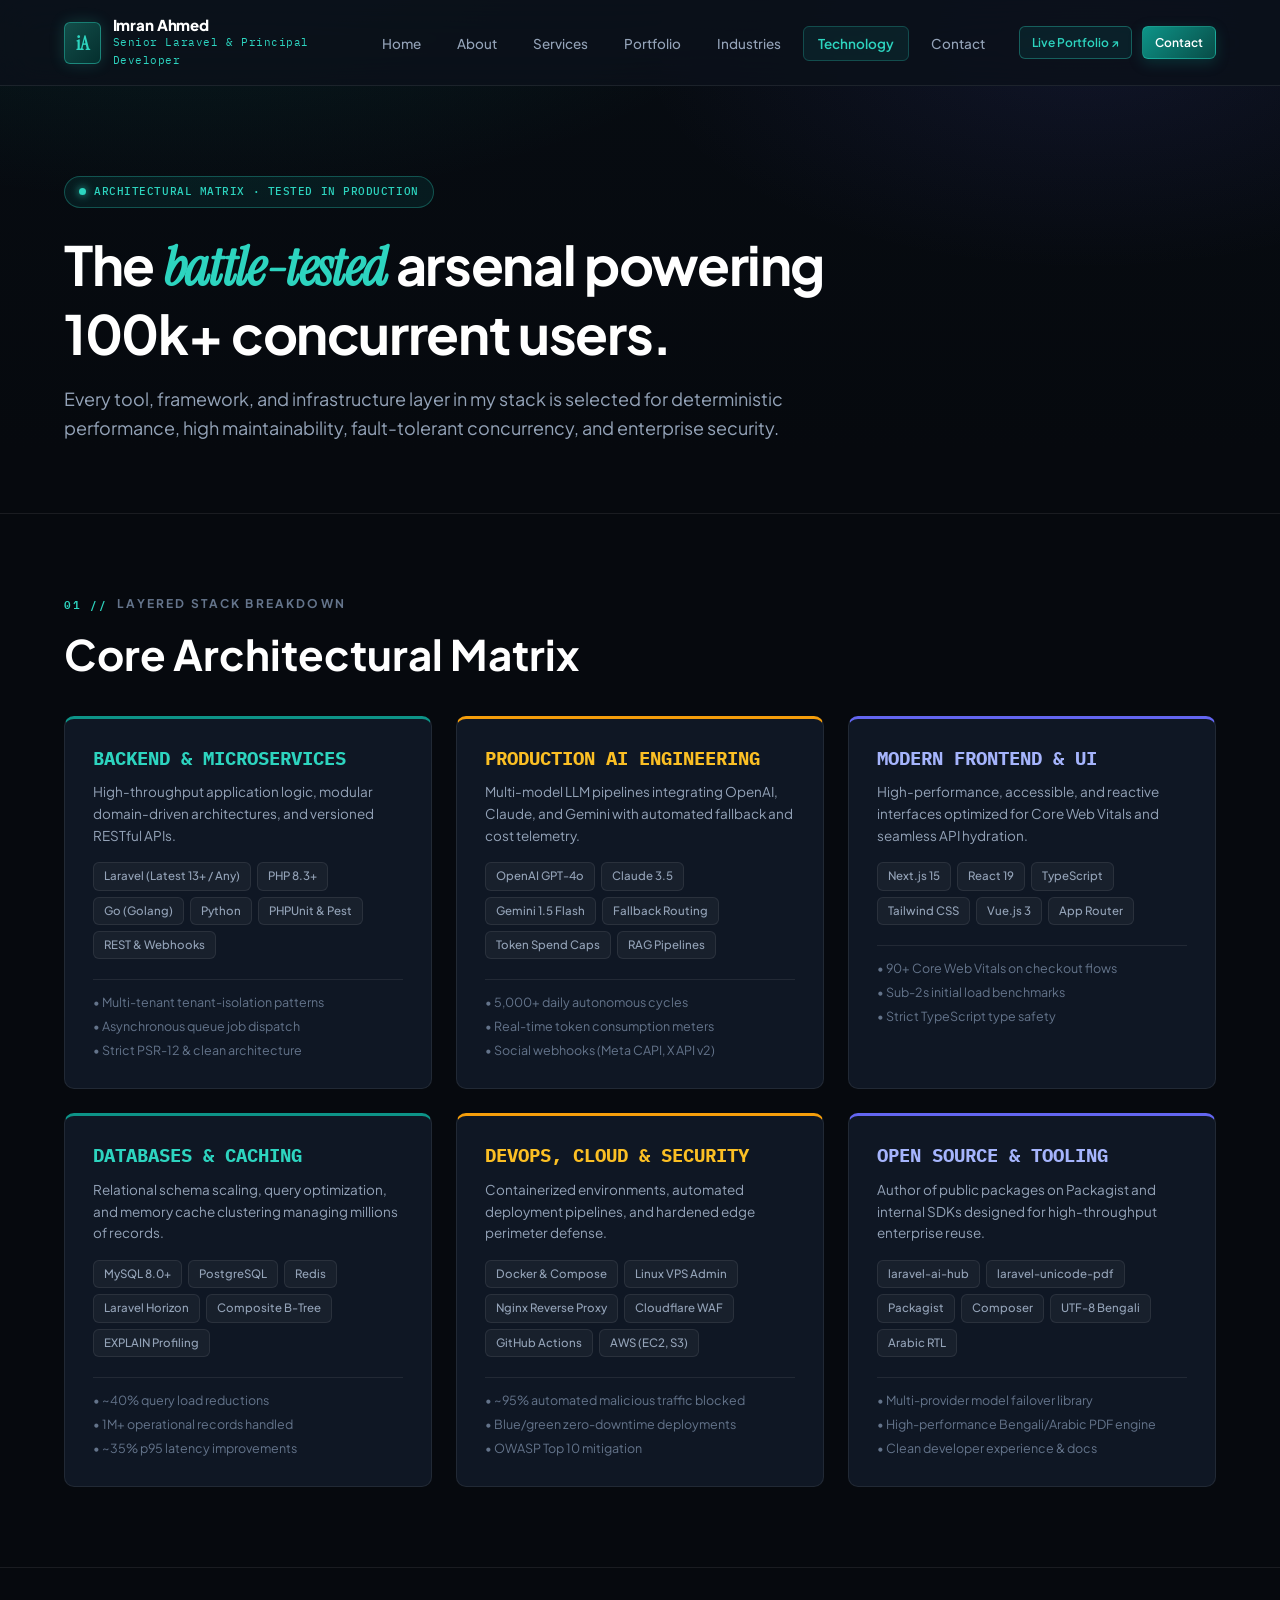
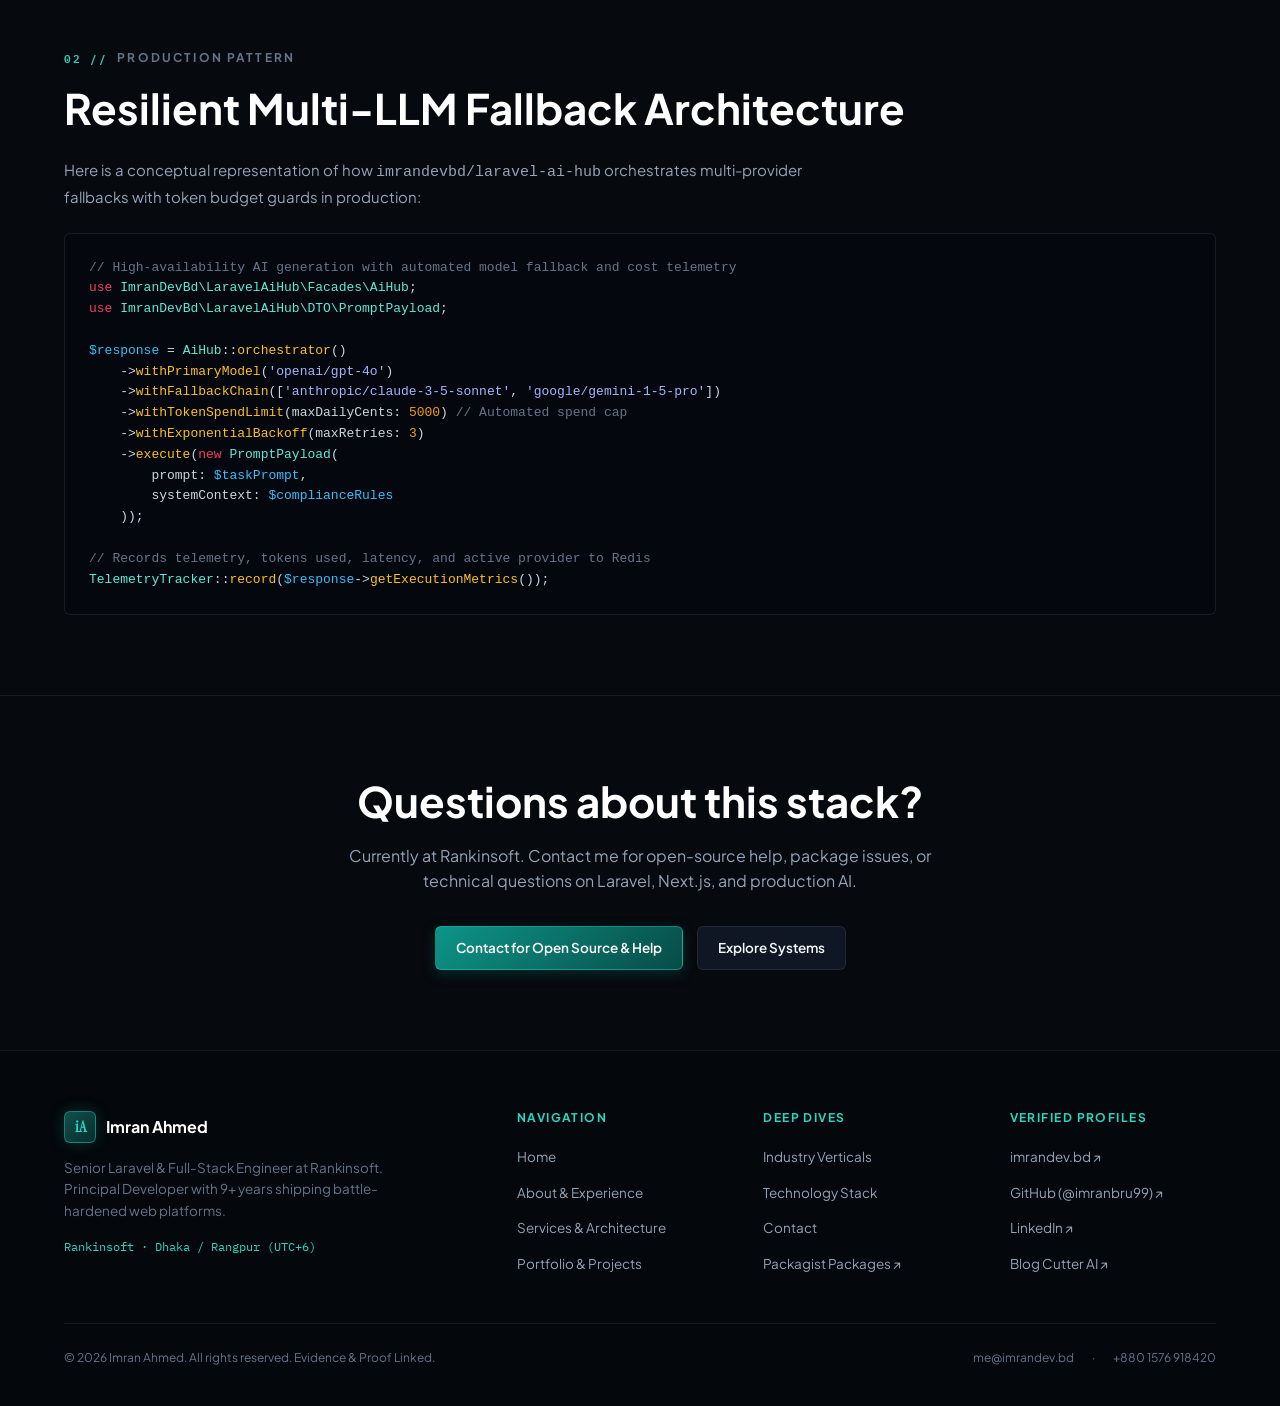
<file: technology.html>
<!DOCTYPE html>
<html lang="en">
<head>
  <meta charset="UTF-8" />
  <meta name="viewport" content="width=device-width, initial-scale=1.0" />
  <title>Technical Arsenal &amp; Architecture Matrix | Imran Ahmed — Senior Laravel &amp; Principal Developer</title>
  <meta name="description" content="Technical stack and architectural specifications by Imran Ahmed: Laravel (Any Version / Latest 13+, 12, 11), Next.js 15, Multi-model LLM orchestration (OpenAI, Claude, Gemini), Redis Horizon, Docker, MySQL index tuning, and Cloudflare WAF." />
  <meta name="keywords" content="Laravel 13+, Laravel 12, Laravel 11, Next.js 15, Production AI, Redis Horizon, Cloudflare WAF, Docker, MySQL Index Tuning, Imran Ahmed Tech Stack" />
  <meta name="author" content="Imran Ahmed" />
  <meta name="robots" content="index, follow" />
  <link rel="canonical" href="https://imrandev.bd/technology" />
  <link rel="stylesheet" href="style.css" />
</head>
<body>

  <!-- Navigation -->
  <header class="navbar">
    <div class="container nav-wrapper">
      <a href="index.html" class="brand">
        <div class="brand-seal">iA</div>
        <div class="brand-info">
          <div class="brand-name">Imran Ahmed</div>
          <div class="brand-role">Senior Laravel &amp; Principal Developer</div>
        </div>
      </a>
      <ul class="nav-links">
        <li><a href="index.html">Home</a></li>
        <li><a href="about.html">About</a></li>
        <li><a href="services.html">Services</a></li>
        <li><a href="portfolio.html">Portfolio</a></li>
        <li><a href="industry.html">Industries</a></li>
        <li><a href="technology.html" class="active">Technology</a></li>
        <li><a href="contact.html">Contact</a></li>
      </ul>
      <div class="nav-cta">
        <a href="https://imrandev.bd" target="_blank" rel="noreferrer" class="btn btn-sm btn-outline-teal">Live Portfolio ↗</a>
        <a href="contact.html" class="btn btn-sm btn-primary">Contact</a>
      </div>
    </div>
  </header>

  <!-- Hero -->
  <main>
    <section class="section section-hero">
      <div class="container">
        <div class="badge-pill" style="margin-bottom: 24px;">
          <span class="status-dot"></span>
          <span>Architectural Matrix · Tested in Production</span>
        </div>
        <h1 class="section-title" style="max-width: 920px;">
          The <span class="text-teal font-serif" style="font-style: italic;">battle-tested</span> arsenal powering 100k+ concurrent users.
        </h1>
        <p class="section-subtitle">
          Every tool, framework, and infrastructure layer in my stack is selected for deterministic performance, high maintainability, fault-tolerant concurrency, and enterprise security.
        </p>
      </div>
    </section>

    <!-- Tech Stack Matrix -->
    <section class="section">
      <div class="container">
        <div class="section-label">
          <span class="num">01 //</span>
          <span class="text">Layered Stack Breakdown</span>
        </div>
        <h2 style="font-size: clamp(28px, 3.5vw, 42px); margin-bottom: 36px;">Core Architectural Matrix</h2>

        <div class="grid-3">
          <!-- Backend Core -->
          <div class="card card-top-teal">
            <h3 style="font-size: 19px; color: var(--teal-glow); margin-bottom: 12px; font-family: var(--font-mono); text-transform: uppercase;">
              Backend &amp; Microservices
            </h3>
            <p style="color: var(--text-muted); font-size: 13.5px; line-height: 1.6; margin-bottom: 16px;">
              High-throughput application logic, modular domain-driven architectures, and versioned RESTful APIs.
            </p>
            <div style="display: flex; flex-wrap: wrap; gap: 6px; margin-bottom: 20px;">
              <span class="chip">Laravel (Latest 13+ / Any)</span>
              <span class="chip">PHP 8.3+</span>
              <span class="chip">Go (Golang)</span>
              <span class="chip">Python</span>
              <span class="chip">PHPUnit &amp; Pest</span>
              <span class="chip">REST &amp; Webhooks</span>
            </div>
            <ul style="list-style: none; font-size: 12.5px; color: var(--text-dim); display: grid; gap: 4px; border-top: 1px solid var(--border-subtle); padding-top: 12px;">
              <li>• Multi-tenant tenant-isolation patterns</li>
              <li>• Asynchronous queue job dispatch</li>
              <li>• Strict PSR-12 &amp; clean architecture</li>
            </ul>
          </div>

          <!-- Production AI -->
          <div class="card card-top-copper">
            <h3 style="font-size: 19px; color: var(--copper-glow); margin-bottom: 12px; font-family: var(--font-mono); text-transform: uppercase;">
              Production AI Engineering
            </h3>
            <p style="color: var(--text-muted); font-size: 13.5px; line-height: 1.6; margin-bottom: 16px;">
              Multi-model LLM pipelines integrating OpenAI, Claude, and Gemini with automated fallback and cost telemetry.
            </p>
            <div style="display: flex; flex-wrap: wrap; gap: 6px; margin-bottom: 20px;">
              <span class="chip">OpenAI GPT-4o</span>
              <span class="chip">Claude 3.5</span>
              <span class="chip">Gemini 1.5 Flash</span>
              <span class="chip">Fallback Routing</span>
              <span class="chip">Token Spend Caps</span>
              <span class="chip">RAG Pipelines</span>
            </div>
            <ul style="list-style: none; font-size: 12.5px; color: var(--text-dim); display: grid; gap: 4px; border-top: 1px solid var(--border-subtle); padding-top: 12px;">
              <li>• 5,000+ daily autonomous cycles</li>
              <li>• Real-time token consumption meters</li>
              <li>• Social webhooks (Meta CAPI, X API v2)</li>
            </ul>
          </div>

          <!-- Frontend & UI -->
          <div class="card card-top-indigo">
            <h3 style="font-size: 19px; color: #a5b4fc; margin-bottom: 12px; font-family: var(--font-mono); text-transform: uppercase;">
              Modern Frontend &amp; UI
            </h3>
            <p style="color: var(--text-muted); font-size: 13.5px; line-height: 1.6; margin-bottom: 16px;">
              High-performance, accessible, and reactive interfaces optimized for Core Web Vitals and seamless API hydration.
            </p>
            <div style="display: flex; flex-wrap: wrap; gap: 6px; margin-bottom: 20px;">
              <span class="chip">Next.js 15</span>
              <span class="chip">React 19</span>
              <span class="chip">TypeScript</span>
              <span class="chip">Tailwind CSS</span>
              <span class="chip">Vue.js 3</span>
              <span class="chip">App Router</span>
            </div>
            <ul style="list-style: none; font-size: 12.5px; color: var(--text-dim); display: grid; gap: 4px; border-top: 1px solid var(--border-subtle); padding-top: 12px;">
              <li>• 90+ Core Web Vitals on checkout flows</li>
              <li>• Sub-2s initial load benchmarks</li>
              <li>• Strict TypeScript type safety</li>
            </ul>
          </div>

          <!-- Data & Index Tuning -->
          <div class="card card-top-teal">
            <h3 style="font-size: 19px; color: var(--teal-glow); margin-bottom: 12px; font-family: var(--font-mono); text-transform: uppercase;">
              Databases &amp; Caching
            </h3>
            <p style="color: var(--text-muted); font-size: 13.5px; line-height: 1.6; margin-bottom: 16px;">
              Relational schema scaling, query optimization, and memory cache clustering managing millions of records.
            </p>
            <div style="display: flex; flex-wrap: wrap; gap: 6px; margin-bottom: 20px;">
              <span class="chip">MySQL 8.0+</span>
              <span class="chip">PostgreSQL</span>
              <span class="chip">Redis</span>
              <span class="chip">Laravel Horizon</span>
              <span class="chip">Composite B-Tree</span>
              <span class="chip">EXPLAIN Profiling</span>
            </div>
            <ul style="list-style: none; font-size: 12.5px; color: var(--text-dim); display: grid; gap: 4px; border-top: 1px solid var(--border-subtle); padding-top: 12px;">
              <li>• ~40% query load reductions</li>
              <li>• 1M+ operational records handled</li>
              <li>• ~35% p95 latency improvements</li>
            </ul>
          </div>

          <!-- Infrastructure & Security -->
          <div class="card card-top-copper">
            <h3 style="font-size: 19px; color: var(--copper-glow); margin-bottom: 12px; font-family: var(--font-mono); text-transform: uppercase;">
              DevOps, Cloud &amp; Security
            </h3>
            <p style="color: var(--text-muted); font-size: 13.5px; line-height: 1.6; margin-bottom: 16px;">
              Containerized environments, automated deployment pipelines, and hardened edge perimeter defense.
            </p>
            <div style="display: flex; flex-wrap: wrap; gap: 6px; margin-bottom: 20px;">
              <span class="chip">Docker &amp; Compose</span>
              <span class="chip">Linux VPS Admin</span>
              <span class="chip">Nginx Reverse Proxy</span>
              <span class="chip">Cloudflare WAF</span>
              <span class="chip">GitHub Actions</span>
              <span class="chip">AWS (EC2, S3)</span>
            </div>
            <ul style="list-style: none; font-size: 12.5px; color: var(--text-dim); display: grid; gap: 4px; border-top: 1px solid var(--border-subtle); padding-top: 12px;">
              <li>• ~95% automated malicious traffic blocked</li>
              <li>• Blue/green zero-downtime deployments</li>
              <li>• OWASP Top 10 mitigation</li>
            </ul>
          </div>

          <!-- Packagist & Publishing -->
          <div class="card card-top-indigo">
            <h3 style="font-size: 19px; color: #a5b4fc; margin-bottom: 12px; font-family: var(--font-mono); text-transform: uppercase;">
              Open Source &amp; Tooling
            </h3>
            <p style="color: var(--text-muted); font-size: 13.5px; line-height: 1.6; margin-bottom: 16px;">
              Author of public packages on Packagist and internal SDKs designed for high-throughput enterprise reuse.
            </p>
            <div style="display: flex; flex-wrap: wrap; gap: 6px; margin-bottom: 20px;">
              <span class="chip">laravel-ai-hub</span>
              <span class="chip">laravel-unicode-pdf</span>
              <span class="chip">Packagist</span>
              <span class="chip">Composer</span>
              <span class="chip">UTF-8 Bengali</span>
              <span class="chip">Arabic RTL</span>
            </div>
            <ul style="list-style: none; font-size: 12.5px; color: var(--text-dim); display: grid; gap: 4px; border-top: 1px solid var(--border-subtle); padding-top: 12px;">
              <li>• Multi-provider model failover library</li>
              <li>• High-performance Bengali/Arabic PDF engine</li>
              <li>• Clean developer experience &amp; docs</li>
            </ul>
          </div>
        </div>
      </div>
    </section>

    <!-- Architecture Snippet Demonstration -->
    <section class="section">
      <div class="container">
        <div class="section-label">
          <span class="num">02 //</span>
          <span class="text">Production Pattern</span>
        </div>
        <h2 style="font-size: clamp(28px, 3.5vw, 42px); margin-bottom: 24px;">Resilient Multi-LLM Fallback Architecture</h2>
        <p style="color: var(--text-muted); font-size: 15px; margin-bottom: 24px; max-width: 760px;">
          Here is a conceptual representation of how <code>imrandevbd/laravel-ai-hub</code> orchestrates multi-provider fallbacks with token budget guards in production:
        </p>

        <div style="background: #04080e; border: 1px solid var(--border-subtle); border-radius: var(--radius-sm); padding: 24px; overflow-x: auto; font-family: var(--font-mono); font-size: 13px; line-height: 1.6; color: #cbd5e1;">
<pre style="margin: 0;"><span style="color: #64748b;">// High-availability AI generation with automated model fallback and cost telemetry</span>
<span style="color: #f43f5e;">use</span> <span style="color: #5eead4;">ImranDevBd\LaravelAiHub\Facades\AiHub</span>;
<span style="color: #f43f5e;">use</span> <span style="color: #5eead4;">ImranDevBd\LaravelAiHub\DTO\PromptPayload</span>;

<span style="color: #38bdf8;">$response</span> = <span style="color: #5eead4;">AiHub</span>::<span style="color: #fbbf24;">orchestrator</span>()
    -&gt;<span style="color: #fbbf24;">withPrimaryModel</span>(<span style="color: #a5b4fc;">'openai/gpt-4o'</span>)
    -&gt;<span style="color: #fbbf24;">withFallbackChain</span>([<span style="color: #a5b4fc;">'anthropic/claude-3-5-sonnet'</span>, <span style="color: #a5b4fc;">'google/gemini-1-5-pro'</span>])
    -&gt;<span style="color: #fbbf24;">withTokenSpendLimit</span>(maxDailyCents: <span style="color: #f59e0b;">5000</span>) <span style="color: #64748b;">// Automated spend cap</span>
    -&gt;<span style="color: #fbbf24;">withExponentialBackoff</span>(maxRetries: <span style="color: #f59e0b;">3</span>)
    -&gt;<span style="color: #fbbf24;">execute</span>(<span style="color: #f43f5e;">new</span> <span style="color: #5eead4;">PromptPayload</span>(
        prompt: <span style="color: #38bdf8;">$taskPrompt</span>,
        systemContext: <span style="color: #38bdf8;">$complianceRules</span>
    ));

<span style="color: #64748b;">// Records telemetry, tokens used, latency, and active provider to Redis</span>
<span style="color: #5eead4;">TelemetryTracker</span>::<span style="color: #fbbf24;">record</span>(<span style="color: #38bdf8;">$response</span>-&gt;<span style="color: #fbbf24;">getExecutionMetrics</span>());</pre>
        </div>
      </div>
    </section>

    <!-- CTA -->
    <section class="section" style="border-bottom: none;">
      <div class="container" style="text-align: center;">
        <h2 style="font-size: clamp(28px, 3.5vw, 42px); margin-bottom: 16px;">Questions about this stack?</h2>
        <p style="color: var(--text-muted); font-size: 16px; max-width: 600px; margin: 0 auto 32px auto;">
          Currently at Rankinsoft. Contact me for open-source help, package issues, or technical questions on Laravel, Next.js, and production AI.
        </p>
        <div style="display: flex; justify-content: center; gap: 14px; flex-wrap: wrap;">
          <a href="contact.html" class="btn btn-primary">Contact for Open Source &amp; Help</a>
          <a href="portfolio.html" class="btn btn-secondary">Explore Systems</a>
        </div>
      </div>
    </section>
  </main>

  <!-- Footer -->
  <footer class="footer">
    <div class="container">
      <div class="footer-top">
        <div class="footer-col">
          <div style="display: flex; align-items: center; gap: 10px; margin-bottom: 14px;">
            <div class="brand-seal" style="width: 32px; height: 32px; font-size: 16px;">iA</div>
            <strong style="color: #fff; font-size: 16px;">Imran Ahmed</strong>
          </div>
          <p style="color: var(--text-dim); font-size: 13.5px; max-width: 320px; line-height: 1.6; margin-bottom: 16px;">
            Senior Laravel &amp; Full-Stack Engineer at Rankinsoft. Principal Developer with 9+ years shipping battle-hardened web platforms.
          </p>
          <div style="color: var(--teal-glow); font-family: var(--font-mono); font-size: 12px;">Rankinsoft · Dhaka / Rangpur (UTC+6)</div>
        </div>
        <div class="footer-col">
          <h4>Navigation</h4>
          <ul>
            <li><a href="index.html">Home</a></li>
            <li><a href="about.html">About &amp; Experience</a></li>
            <li><a href="services.html">Services &amp; Architecture</a></li>
            <li><a href="portfolio.html">Portfolio &amp; Projects</a></li>
          </ul>
        </div>
        <div class="footer-col">
          <h4>Deep Dives</h4>
          <ul>
            <li><a href="industry.html">Industry Verticals</a></li>
            <li><a href="technology.html">Technology Stack</a></li>
            <li><a href="contact.html">Contact</a></li>
            <li><a href="https://packagist.org/packages/imrandevbd/" target="_blank" rel="noreferrer">Packagist Packages ↗</a></li>
          </ul>
        </div>
        <div class="footer-col">
          <h4>Verified Profiles</h4>
          <ul>
            <li><a href="https://imrandev.bd" target="_blank" rel="noreferrer">imrandev.bd ↗</a></li>
            <li><a href="https://github.com/imranbru99" target="_blank" rel="noreferrer">GitHub (@imranbru99) ↗</a></li>
            <li><a href="https://linkedin.com/in/imranbru99" target="_blank" rel="noreferrer">LinkedIn ↗</a></li>
            <li><a href="https://blogcutter.com" target="_blank" rel="noreferrer">Blog Cutter AI ↗</a></li>
          </ul>
        </div>
      </div>
      <div class="footer-bottom">
        <div>&copy; 2026 Imran Ahmed. All rights reserved. Evidence &amp; Proof Linked.</div>
        <div style="display: flex; gap: 18px;">
          <a href="mailto:me@imrandev.bd" style="color: var(--text-dim); text-decoration: none;">me@imrandev.bd</a>
          <span>·</span>
          <a href="http://wa.me/+8801576918420" style="color: var(--text-dim); text-decoration: none;">+880 1576 918420</a>
        </div>
      </div>
    </div>
  </footer>

</body>
</html>
</file>
<file: style.css>
/* ==========================================================================
   IMRAN AHMED — MODERN DESIGN SYSTEM & ARCHITECTURE STYLESHEET
   Inspired by premium engineering portfolios: Dark obsidian, teal & copper accents,
   glassmorphism, crisp typography (Plus Jakarta Sans, Instrument Serif, IBM Plex Mono)
   ========================================================================== */

@import url('https://fonts.googleapis.com/css2?family=IBM+Plex+Mono:wght@400;500;600&family=Instrument+Serif:ital@0;1&family=Plus+Jakarta+Sans:wght@300;400;500;600;700;800&display=swap');

:root {
  --bg-base: #06090e;
  --bg-surface: #0b111a;
  --bg-card: #0f1724;
  --bg-card-hover: #141f30;
  --bg-glass: rgba(11, 17, 26, 0.85);

  --border-subtle: rgba(255, 255, 255, 0.08);
  --border-focus: rgba(45, 212, 191, 0.45);
  --border-teal: rgba(13, 148, 136, 0.35);

  --text-main: #f8fafc;
  --text-muted: #94a3b8;
  --text-dim: #64748b;
  --text-bright: #ffffff;

  --teal-primary: #0d9488;
  --teal-glow: #2dd4bf;
  --teal-wash: rgba(13, 148, 136, 0.12);
  --teal-deep: #084c47;

  --copper-primary: #f59e0b;
  --copper-glow: #fbbf24;
  --copper-wash: rgba(245, 158, 11, 0.12);

  --blue-primary: #3b82f6;
  --indigo-accent: #6366f1;

  --font-sans: 'Plus Jakarta Sans', -apple-system, BlinkMacSystemFont, 'Segoe UI', Roboto, sans-serif;
  --font-serif: 'Instrument Serif', Georgia, serif;
  --font-mono: 'IBM Plex Mono', monospace;

  --transition-smooth: all 0.25s cubic-bezier(0.16, 1, 0.3, 1);
  --radius-sm: 6px;
  --radius-md: 10px;
  --radius-lg: 16px;
  --radius-full: 9999px;
  --container-max: 1200px;
}

*, *::before, *::after {
  box-sizing: border-box;
  margin: 0;
  padding: 0;
}

html {
  font-size: 16px;
  background-color: var(--bg-base);
  color: var(--text-main);
  font-family: var(--font-sans);
  scroll-behavior: smooth;
  -webkit-font-smoothing: antialiased;
}

body {
  min-height: 100vh;
  line-height: 1.6;
  background: 
    radial-gradient(1100px 500px at 15% -8%, rgba(13, 148, 136, 0.14), transparent 55%),
    radial-gradient(900px 450px at 85% 5%, rgba(99, 102, 241, 0.10), transparent 50%),
    linear-gradient(180deg, #070c12 0%, var(--bg-base) 450px);
  background-attachment: fixed;
  overflow-x: hidden;
}

/* Container */
.container {
  max-width: var(--container-max);
  margin: 0 auto;
  padding: 0 24px;
}

/* Typography Helpers */
h1, h2, h3, h4, h5, h6 {
  color: var(--text-bright);
  font-weight: 700;
  line-height: 1.2;
}

.font-serif {
  font-family: var(--font-serif);
}

.font-mono {
  font-family: var(--font-mono);
}

.text-teal {
  color: var(--teal-glow) !important;
}

.text-copper {
  color: var(--copper-glow) !important;
}

.text-muted {
  color: var(--text-muted);
}

/* Navigation Bar */
.navbar {
  position: sticky;
  top: 0;
  z-index: 100;
  background: var(--bg-glass);
  backdrop-filter: blur(20px);
  -webkit-backdrop-filter: blur(20px);
  border-bottom: 1px solid var(--border-subtle);
  padding: 16px 0;
  transition: var(--transition-smooth);
}

.nav-wrapper {
  display: flex;
  align-items: center;
  justify-content: space-between;
  gap: 20px;
}

.brand {
  display: flex;
  align-items: center;
  gap: 12px;
  text-decoration: none;
}

.brand-seal {
  width: 42px;
  height: 42px;
  border-radius: var(--radius-sm);
  background: linear-gradient(135deg, #134e4a, #042f2e);
  border: 1px solid var(--border-focus);
  display: flex;
  align-items: center;
  justify-content: center;
  color: var(--teal-glow);
  font-family: var(--font-serif);
  font-size: 20px;
  font-weight: 700;
  box-shadow: 0 0 15px rgba(45, 212, 191, 0.2);
}

.brand-info .brand-name {
  font-size: 15px;
  font-weight: 800;
  letter-spacing: -0.01em;
  color: var(--text-bright);
  line-height: 1.2;
}

.brand-info .brand-role {
  font-size: 11px;
  font-family: var(--font-mono);
  letter-spacing: 0.05em;
  color: var(--teal-glow);
}

.nav-links {
  display: flex;
  align-items: center;
  gap: 8px;
  list-style: none;
}

.nav-links a {
  text-decoration: none;
  color: var(--text-muted);
  font-size: 13.5px;
  font-weight: 500;
  padding: 8px 14px;
  border-radius: var(--radius-sm);
  transition: var(--transition-smooth);
}

.nav-links a:hover {
  color: var(--text-bright);
  background: rgba(255, 255, 255, 0.05);
}

.nav-links a.active {
  color: var(--teal-glow);
  background: var(--teal-wash);
  border: 1px solid rgba(45, 212, 191, 0.25);
  font-weight: 600;
}

.nav-cta {
  display: flex;
  align-items: center;
  gap: 10px;
}

/* Mobile Nav Toggle */
.mobile-toggle {
  display: none;
  background: transparent;
  border: 1px solid var(--border-subtle);
  color: var(--text-main);
  padding: 8px 12px;
  border-radius: var(--radius-sm);
  cursor: pointer;
}

/* Buttons */
.btn {
  display: inline-flex;
  align-items: center;
  justify-content: center;
  gap: 8px;
  font-size: 13.5px;
  font-weight: 600;
  padding: 10px 20px;
  border-radius: var(--radius-sm);
  text-decoration: none;
  cursor: pointer;
  transition: var(--transition-smooth);
  white-space: nowrap;
}

.btn-primary {
  background: linear-gradient(135deg, var(--teal-primary), var(--teal-deep));
  color: #ffffff;
  border: 1px solid rgba(45, 212, 191, 0.4);
  box-shadow: 0 4px 14px rgba(13, 148, 136, 0.25);
}

.btn-primary:hover {
  background: linear-gradient(135deg, var(--teal-glow), var(--teal-primary));
  color: #042f2e;
  box-shadow: 0 6px 20px rgba(45, 212, 191, 0.4);
  transform: translateY(-2px);
}

.btn-secondary {
  background: var(--bg-card);
  color: var(--text-main);
  border: 1px solid var(--border-subtle);
}

.btn-secondary:hover {
  background: var(--bg-card-hover);
  border-color: rgba(255, 255, 255, 0.2);
  color: #ffffff;
  transform: translateY(-2px);
}

.btn-outline-teal {
  background: var(--teal-wash);
  color: var(--teal-glow);
  border: 1px solid rgba(45, 212, 191, 0.35);
}

.btn-outline-teal:hover {
  background: var(--teal-glow);
  color: #042f2e;
  border-color: var(--teal-glow);
  box-shadow: 0 0 16px rgba(45, 212, 191, 0.35);
  transform: translateY(-2px);
}

.btn-sm {
  font-size: 12px;
  padding: 6px 12px;
}

/* Badges & Chips */
.badge-pill {
  display: inline-flex;
  align-items: center;
  gap: 8px;
  font-family: var(--font-mono);
  font-size: 11px;
  font-weight: 500;
  letter-spacing: 0.05em;
  padding: 6px 14px;
  border-radius: var(--radius-full);
  background: var(--teal-wash);
  color: var(--teal-glow);
  border: 1px solid rgba(45, 212, 191, 0.3);
  text-transform: uppercase;
}

.status-dot {
  width: 7px;
  height: 7px;
  border-radius: 50%;
  background: var(--teal-glow);
  box-shadow: 0 0 8px var(--teal-glow);
  animation: pulse-dot 2s infinite ease-in-out;
}

@keyframes pulse-dot {
  0%, 100% { opacity: 1; transform: scale(1); }
  50% { opacity: 0.4; transform: scale(0.85); }
}

.chip {
  display: inline-flex;
  align-items: center;
  gap: 5px;
  font-size: 11.5px;
  font-weight: 500;
  padding: 4px 10px;
  border-radius: var(--radius-sm);
  background: rgba(255, 255, 255, 0.04);
  border: 1px solid var(--border-subtle);
  color: var(--text-muted);
  transition: var(--transition-smooth);
}

.chip:hover {
  border-color: var(--border-focus);
  color: var(--teal-glow);
  background: var(--teal-wash);
}

/* Sections */
.section {
  padding: 80px 0;
  border-bottom: 1px solid var(--border-subtle);
}

.section-hero {
  padding: 90px 0 70px 0;
  position: relative;
}

.section-label {
  display: flex;
  align-items: center;
  gap: 10px;
  margin-bottom: 16px;
}

.section-label .num {
  font-family: var(--font-mono);
  font-size: 11px;
  font-weight: 600;
  letter-spacing: 0.15em;
  color: var(--teal-glow);
}

.section-label .text {
  font-size: 12px;
  font-weight: 700;
  letter-spacing: 0.18em;
  text-transform: uppercase;
  color: var(--text-dim);
}

.section-title {
  font-size: clamp(32px, 4.5vw, 54px);
  letter-spacing: -0.025em;
  margin-bottom: 20px;
}

.section-subtitle {
  font-size: 18px;
  color: var(--text-muted);
  max-width: 780px;
  line-height: 1.6;
}

/* Grid Layouts */
.grid-2 {
  display: grid;
  grid-template-columns: repeat(2, 1fr);
  gap: 28px;
}

.grid-3 {
  display: grid;
  grid-template-columns: repeat(3, 1fr);
  gap: 24px;
}

.grid-4 {
  display: grid;
  grid-template-columns: repeat(4, 1fr);
  gap: 20px;
}

.grid-5 {
  display: grid;
  grid-template-columns: repeat(5, 1fr);
  gap: 16px;
}

/* Cards */
.card {
  background: var(--bg-card);
  border: 1px solid var(--border-subtle);
  border-radius: var(--radius-md);
  padding: 28px;
  position: relative;
  transition: var(--transition-smooth);
  display: flex;
  flex-direction: column;
}

.card:hover {
  border-color: rgba(45, 212, 191, 0.3);
  background: var(--bg-card-hover);
  transform: translateY(-3px);
  box-shadow: 0 16px 32px -12px rgba(0, 0, 0, 0.5), 0 0 24px -8px rgba(13, 148, 136, 0.15);
}

.card-top-teal {
  border-top: 3px solid var(--teal-primary);
}

.card-top-copper {
  border-top: 3px solid var(--copper-primary);
}

.card-top-indigo {
  border-top: 3px solid var(--indigo-accent);
}

/* Metrics & Stats Row */
.stat-box {
  background: linear-gradient(180deg, rgba(255, 255, 255, 0.03) 0%, rgba(255, 255, 255, 0.01) 100%);
  border: 1px solid var(--border-subtle);
  border-radius: var(--radius-sm);
  padding: 22px 18px;
  text-align: center;
  transition: var(--transition-smooth);
}

.stat-box:hover {
  border-color: rgba(45, 212, 191, 0.35);
  background: var(--teal-wash);
}

.stat-num {
  font-family: var(--font-serif);
  font-size: 38px;
  font-weight: 400;
  color: var(--teal-glow);
  line-height: 1;
  margin-bottom: 6px;
}

.stat-label {
  font-size: 11px;
  font-weight: 700;
  text-transform: uppercase;
  letter-spacing: 0.08em;
  color: var(--text-bright);
}

.stat-desc {
  font-size: 11px;
  color: var(--text-dim);
  margin-top: 4px;
}

/* Job / Career Timeline */
.timeline {
  display: flex;
  flex-direction: column;
  gap: 24px;
  position: relative;
}

.timeline-item {
  display: grid;
  grid-template-columns: 200px 1fr;
  gap: 24px;
  padding: 24px 28px;
  background: var(--bg-card);
  border: 1px solid var(--border-subtle);
  border-left: 3px solid var(--teal-primary);
  border-radius: var(--radius-sm);
  transition: var(--transition-smooth);
}

.timeline-item:hover {
  border-color: var(--border-focus);
  background: var(--bg-card-hover);
  box-shadow: 0 12px 28px -10px rgba(0, 0, 0, 0.5);
}

.timeline-meta .time {
  font-family: var(--font-mono);
  font-size: 12px;
  font-weight: 600;
  color: var(--teal-glow);
}

.timeline-meta .duration {
  font-size: 11px;
  color: var(--text-dim);
  margin-top: 4px;
}

.timeline-meta .location {
  font-size: 11px;
  color: var(--text-muted);
  margin-top: 2px;
}

.timeline-content h3 {
  font-size: 19px;
  color: var(--text-bright);
  margin-bottom: 4px;
}

.timeline-content .company {
  font-size: 13.5px;
  color: var(--copper-glow);
  font-weight: 600;
  margin-bottom: 12px;
}

.timeline-content ul {
  padding-left: 18px;
  display: grid;
  gap: 8px;
  font-size: 13.5px;
  color: var(--text-muted);
}

.timeline-content li strong {
  color: var(--text-bright);
}

/* Proof Link Button */
.proof-tag {
  display: inline-flex;
  align-items: center;
  gap: 4px;
  font-family: var(--font-mono);
  font-size: 11px;
  font-weight: 600;
  color: var(--teal-glow);
  background: rgba(13, 148, 136, 0.15);
  border: 1px solid rgba(45, 212, 191, 0.3);
  border-radius: 4px;
  padding: 2px 8px;
  text-decoration: none;
  margin-left: 6px;
  transition: var(--transition-smooth);
  vertical-align: middle;
}

.proof-tag:hover {
  background: var(--teal-glow);
  color: #042f2e;
}

/* Footer */
.footer {
  padding: 60px 0 40px 0;
  background: #04070b;
  border-top: 1px solid var(--border-subtle);
}

.footer-top {
  display: grid;
  grid-template-columns: 2fr 1fr 1fr 1fr;
  gap: 40px;
  margin-bottom: 48px;
}

.footer-col h4 {
  font-size: 12px;
  font-weight: 700;
  text-transform: uppercase;
  letter-spacing: 0.12em;
  color: var(--teal-glow);
  margin-bottom: 18px;
}

.footer-col ul {
  list-style: none;
  display: grid;
  gap: 10px;
}

.footer-col a {
  color: var(--text-muted);
  text-decoration: none;
  font-size: 13.5px;
  transition: var(--transition-smooth);
}

.footer-col a:hover {
  color: var(--teal-glow);
}

.footer-bottom {
  display: flex;
  align-items: center;
  justify-content: space-between;
  flex-wrap: wrap;
  gap: 16px;
  padding-top: 24px;
  border-top: 1px solid var(--border-subtle);
  font-size: 12px;
  color: var(--text-dim);
}

/* Responsive Media Queries */
@media (max-width: 1024px) {
  .grid-5 { grid-template-columns: repeat(3, 1fr); }
  .grid-4 { grid-template-columns: repeat(2, 1fr); }
  .grid-3 { grid-template-columns: repeat(2, 1fr); }
  .footer-top { grid-template-columns: 1fr 1fr; }
}

@media (max-width: 768px) {
  .nav-links { display: none; }
  .mobile-toggle { display: block; }
  .grid-2, .grid-3, .grid-4, .grid-5 { grid-template-columns: 1fr; }
  .timeline-item { grid-template-columns: 1fr; gap: 10px; }
  .section { padding: 60px 0; }
  .section-hero { padding: 60px 0 40px 0; }
  .footer-top { grid-template-columns: 1fr; gap: 32px; }
}
</file>
